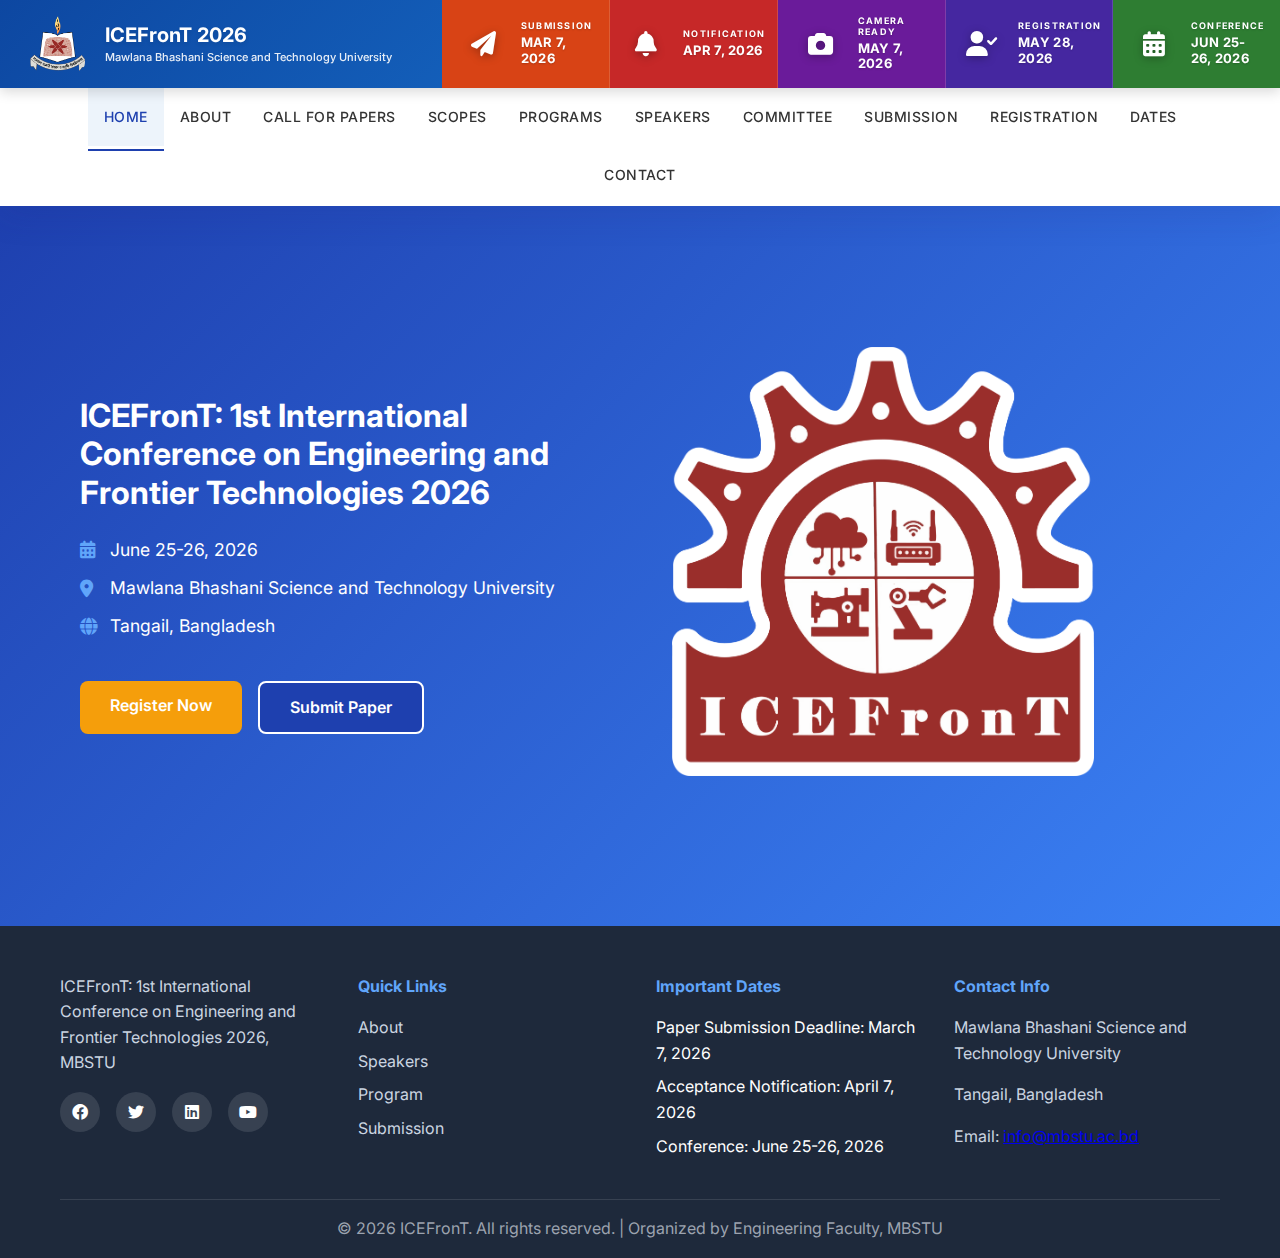
<file: index.html>
<!doctype html>
<html lang="en">
  <head>
    <meta charset="UTF-8" />
    <meta name="viewport" content="width=device-width, initial-scale=1.0" />
    <title>ICEFronT</title>
    <meta
      name="description"
      content="ICEFronT: 1st International Conference on Engineering and Frontier Technologies 2026 organized by Engineering Faculty, Mawlana Bhashani Science and Technology University"
    />
    <link rel="icon" type="image/jpg" href="./public/conference_logo.png" />
    <link rel="stylesheet" href="conference.css?v=1.8" />
    <link
      href="https://cdnjs.cloudflare.com/ajax/libs/font-awesome/6.0.0/css/all.min.css"
      rel="stylesheet"
    />
    <link
      href="https://fonts.googleapis.com/css2?family=Inter:wght@300;400;500;600;700&display=swap"
      rel="stylesheet"
    />
  </head>
  <body>
    <!-- Top Navigation Bar (Logos + Title + Dates) -->
    <div class="top-nav" id="topNav">
      <div class="top-nav-container">
        <!-- Left: Logos and Title -->
        <div class="brand-section">
          <div class="brand-logos">
            <img
              src="public/MBSTU_logo.png"
              alt="MBSTU Logo"
              class="top-logo mbstu-logo"
            />
          </div>
          <div class="brand-text">
            <h1>ICEFronT 2026</h1>
            <p>Mawlana Bhashani Science and Technology University</p>
          </div>
        </div>

        <!-- Right: Important Dates -->
        <div class="dates-banner-inline">
          <div class="date-banner-item submission">
            <div class="date-icon">
              <i class="fas fa-paper-plane"></i>
            </div>
            <div class="date-info">
              <div class="date-label">SUBMISSION</div>
              <div class="date-value">MAR 7, 2026</div>
            </div>
          </div>
          <div class="date-banner-item notification">
            <div class="date-icon">
              <i class="fas fa-bell"></i>
            </div>
            <div class="date-info">
              <div class="date-label">NOTIFICATION</div>
              <div class="date-value">APR 7, 2026</div>
            </div>
          </div>
          <div class="date-banner-item camera-ready">
            <div class="date-icon">
              <i class="fas fa-camera"></i>
            </div>
            <div class="date-info">
              <div class="date-label">CAMERA READY</div>
              <div class="date-value">MAY 7, 2026</div>
            </div>
          </div>
          <div class="date-banner-item registration">
            <div class="date-icon">
              <i class="fas fa-user-check"></i>
            </div>
            <div class="date-info">
              <div class="date-label">REGISTRATION</div>
              <div class="date-value">MAY 28, 2026</div>
            </div>
          </div>
          <div class="date-banner-item conference">
            <div class="date-icon">
              <i class="fas fa-calendar-alt"></i>
            </div>
            <div class="date-info">
              <div class="date-label">CONFERENCE</div>
              <div class="date-value">JUN 25-26, 2026</div>
            </div>
          </div>
        </div>
      </div>
    </div>

    <!-- Secondary Navigation Bar (Links Only - Sticky) -->
    <header class="header" id="secondaryNav">
      <nav class="navbar">
        <div class="nav-container">
          <!-- Mobile Dates Ticker (visible only on mobile) -->
          <div class="mobile-dates-ticker">
            <div class="ticker-wrapper">
              <div class="ticker-content">
                <span class="ticker-item"
                  ><i class="fas fa-paper-plane"></i> Submission: MAR 7,
                  2026</span
                >
                <span class="ticker-item"
                  ><i class="fas fa-bell"></i> Notification: APR 7, 2026</span
                >
                <span class="ticker-item"
                  ><i class="fas fa-camera"></i> Camera Ready: MAY 7, 2026</span
                >
                <span class="ticker-item"
                  ><i class="fas fa-user-check"></i> Registration: MAY 28,
                  2026</span
                >
                <span class="ticker-item"
                  ><i class="fas fa-calendar-alt"></i> Conference: JUN 25-26,
                  2026</span
                >
                <!-- Duplicate for seamless loop -->
                <span class="ticker-item"
                  ><i class="fas fa-paper-plane"></i> Submission: MAR 7,
                  2026</span
                >
                <span class="ticker-item"
                  ><i class="fas fa-bell"></i> Notification: APR 7, 2026</span
                >
                <span class="ticker-item"
                  ><i class="fas fa-camera"></i> Camera Ready: MAY 7, 2026</span
                >
                <span class="ticker-item"
                  ><i class="fas fa-user-check"></i> Registration: MAY 28,
                  2026</span
                >
                <span class="ticker-item"
                  ><i class="fas fa-calendar-alt"></i> Conference: JUN 25-26,
                  2026</span
                >
              </div>
            </div>
          </div>

          <ul class="nav-menu">
            <li><a href="index.html" class="nav-link active">Home</a></li>
            <li><a href="about.html" class="nav-link">About</a></li>
            <li>
              <a href="call-for-papers.html" class="nav-link"
                >Call for Papers</a
              >
            </li>
            <li><a href="scopes.html" class="nav-link">Scopes</a></li>
            <li><a href="program.html" class="nav-link">Programs</a></li>
            <li><a href="speakers.html" class="nav-link">Speakers</a></li>
                        <li><a href="committee.html" class="nav-link">Committee</a></li>
            <li><a href="submission.html" class="nav-link">Submission</a></li>
            <li>
              <a href="registration.html" class="nav-link">Registration</a>
            </li>
            <li><a href="dates.html" class="nav-link">Dates</a></li>
            <li><a href="contact.html" class="nav-link">Contact</a></li>
          </ul>
          <div class="hamburger">
            <span class="bar"></span>
            <span class="bar"></span>
            <span class="bar"></span>
          </div>
        </div>
      </nav>
    </header>

    <!-- Hero Section -->
    <section id="home" class="hero">
      <div class="hero-container">
        <div class="hero-content">
          <h1 class="hero-title">
            ICEFronT: 1st International Conference on Engineering and Frontier
            Technologies 2026
          </h1>
          <div class="hero-details">
            <div class="detail-item">
              <i class="fas fa-calendar-alt"></i>
              <span>June 25-26, 2026</span>
            </div>
            <div class="detail-item">
              <i class="fas fa-map-marker-alt"></i>
              <span>Mawlana Bhashani Science and Technology University</span>
            </div>
            <div class="detail-item">
              <i class="fas fa-globe"></i>
              <span>Tangail, Bangladesh</span>
            </div>
          </div>
          <div class="hero-buttons">
            <a href="registration.html" class="btn btn-primary">Register Now</a>
            <a href="submission.html" class="btn btn-secondary">Submit Paper</a>
          </div>
        </div>
        <div class="hero-image">
          <img src="public/conference_logo.png" alt="Conference 2026" />
        </div>
      </div>
    </section>

    <!-- Footer -->
    <footer class="footer">
      <div class="container">
        <div class="footer-content">
          <div class="footer-section">
            <p>
              ICEFronT: 1st International Conference on Engineering and Frontier
              Technologies 2026, MBSTU
            </p>
            <div class="social-links">
              <a href="#"><i class="fab fa-facebook"></i></a>
              <a href="#"><i class="fab fa-twitter"></i></a>
              <a href="#"><i class="fab fa-linkedin"></i></a>
              <a href="#"><i class="fab fa-youtube"></i></a>
            </div>
          </div>
          <div class="footer-section">
            <h4>Quick Links</h4>
            <ul>
              <li><a href="about.html">About</a></li>
              <li><a href="speakers.html">Speakers</a></li>
              <li><a href="program.html">Program</a></li>
              <li><a href="submission.html">Submission</a></li>
            </ul>
          </div>
          <div class="footer-section">
            <h4>Important Dates</h4>
            <ul>
              <li>Paper Submission Deadline: March 7, 2026</li>
              <li>Acceptance Notification: April 7, 2026</li>
              <li>Conference: June 25-26, 2026</li>
            </ul>
          </div>
          <div class="footer-section">
            <h4>Contact Info</h4>
            <p>Mawlana Bhashani Science and Technology University</p>
            <p>Tangail, Bangladesh</p>
            <p>Email: <a href="mailto:info@mbstu.ac.bd">info@mbstu.ac.bd</a></p>
          </div>
        </div>
        <div class="footer-bottom">
          <p>
            &copy; 2026 ICEFronT. All rights reserved. | Organized by
            Engineering Faculty, MBSTU
          </p>
        </div>
      </div>
    </footer>

    <script src="conference.js"></script>
  </body>
</html>
</file>
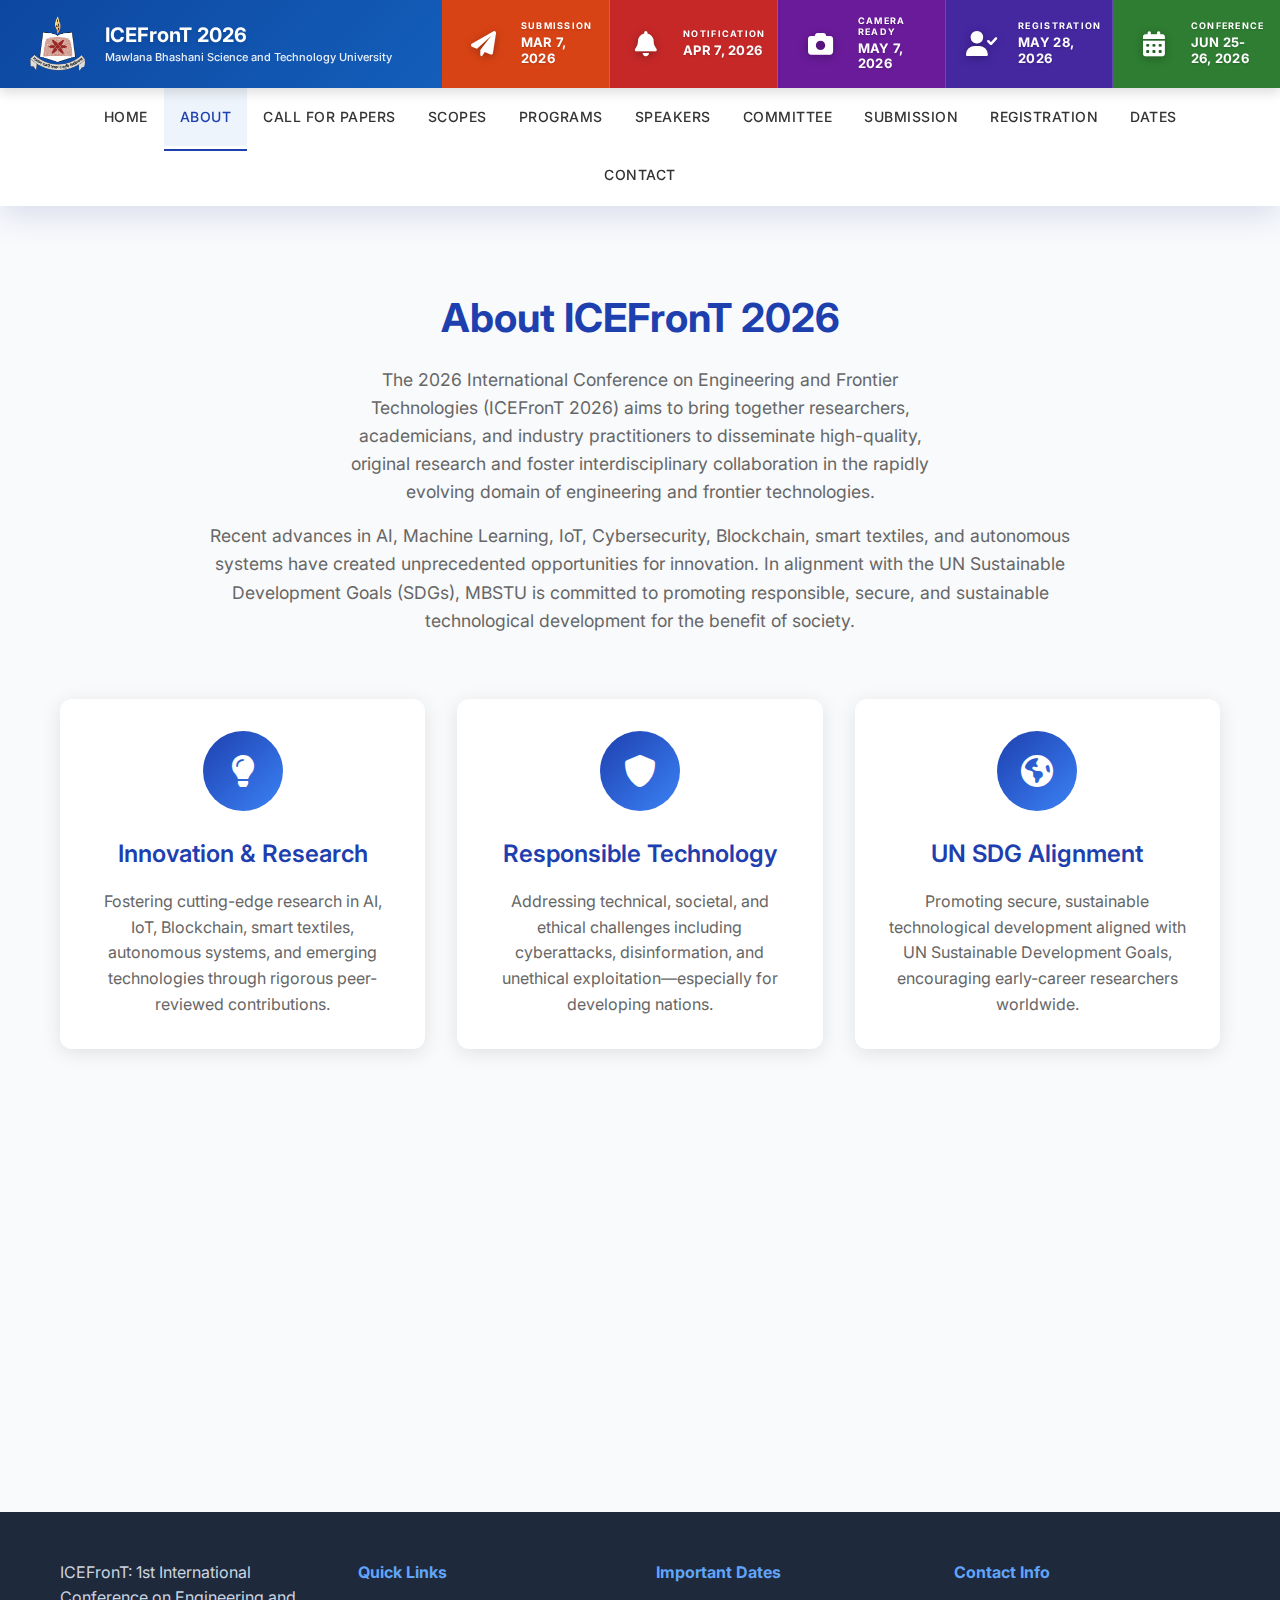
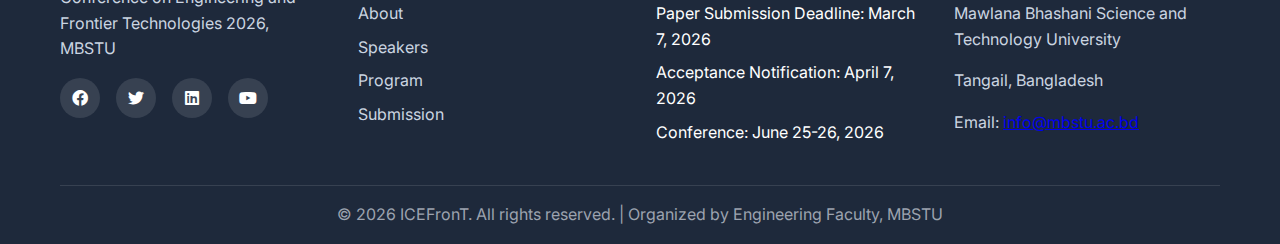
<file: about.html>
<!DOCTYPE html>
<html lang="en">
<head>
    <meta charset="UTF-8">
    <meta name="viewport" content="width=device-width, initial-scale=1.0">
    <title>About - ICEFronT</title>
    <link rel="icon" type="image/jpg" href="./public/conference_logo.png"> 
    <meta name="description" content="About ICEFronT 2026 - International Conference on Engineering and Frontier Technologies">
    <link rel="stylesheet" href="conference.css?v=1.8">
    <link href="https://cdnjs.cloudflare.com/ajax/libs/font-awesome/6.0.0/css/all.min.css" rel="stylesheet">
    <link href="https://fonts.googleapis.com/css2?family=Inter:wght@300;400;500;600;700&display=swap" rel="stylesheet">
</head>
<body>
    <!-- Top Navigation Bar (Logos + Title + Dates) -->
    <div class="top-nav" id="topNav">
        <div class="top-nav-container">
            <div class="brand-section">
                <div class="brand-logos">
                    <img src="public/MBSTU_logo.png" alt="MBSTU Logo" class="top-logo mbstu-logo">
                </div>
                <div class="brand-text">
                    <h1>ICEFronT 2026</h1>
                    <p>Mawlana Bhashani Science and Technology University</p>
                </div>
            </div>
            
            <div class="dates-banner-inline">
                <div class="date-banner-item submission">
                    <div class="date-icon"><i class="fas fa-paper-plane"></i></div>
                    <div class="date-info">
                        <div class="date-label">SUBMISSION</div>
                        <div class="date-value">MAR 7, 2026</div>
                    </div>
                </div>
                <div class="date-banner-item notification">
                    <div class="date-icon"><i class="fas fa-bell"></i></div>
                    <div class="date-info">
                        <div class="date-label">NOTIFICATION</div>
                        <div class="date-value">APR 7, 2026</div>
                    </div>
                </div>
                <div class="date-banner-item camera-ready">
                    <div class="date-icon"><i class="fas fa-camera"></i></div>
                    <div class="date-info">
                        <div class="date-label">CAMERA READY</div>
                        <div class="date-value">MAY 7, 2026</div>
                    </div>
                </div>
                <div class="date-banner-item registration">
                    <div class="date-icon"><i class="fas fa-user-check"></i></div>
                    <div class="date-info">
                        <div class="date-label">REGISTRATION</div>
                        <div class="date-value">MAY 28, 2026</div>
                    </div>
                </div>
                <div class="date-banner-item conference">
                    <div class="date-icon"><i class="fas fa-calendar-alt"></i></div>
                    <div class="date-info">
                        <div class="date-label">CONFERENCE</div>
                        <div class="date-value">JUN 25-26, 2026</div>
                    </div>
                </div>
            </div>
        </div>
    </div>

    <!-- Navigation -->
    <header class="header" id="secondaryNav">
        <nav class="navbar">
            <div class="nav-container">
                <div class="mobile-dates-ticker">
                    <div class="ticker-wrapper">
                        <div class="ticker-content">
                            <span class="ticker-item"><i class="fas fa-paper-plane"></i> Submission: MAR 7, 2026</span>
                            <span class="ticker-item"><i class="fas fa-bell"></i> Notification: APR 7, 2026</span>
                            <span class="ticker-item"><i class="fas fa-camera"></i> Camera Ready: MAY 7, 2026</span>
                            <span class="ticker-item"><i class="fas fa-user-check"></i> Registration: MAY 28, 2026</span>
                            <span class="ticker-item"><i class="fas fa-calendar-alt"></i> Conference: JUN 25-26, 2026</span>
                            <span class="ticker-item"><i class="fas fa-paper-plane"></i> Submission: MAR 7, 2026</span>
                            <span class="ticker-item"><i class="fas fa-bell"></i> Notification: APR 7, 2026</span>
                            <span class="ticker-item"><i class="fas fa-camera"></i> Camera Ready: MAY 7, 2026</span>
                            <span class="ticker-item"><i class="fas fa-user-check"></i> Registration: MAY 28, 2026</span>
                            <span class="ticker-item"><i class="fas fa-calendar-alt"></i> Conference: JUN 25-26, 2026</span>
                        </div>
                    </div>
                </div>
                
                <ul class="nav-menu">
                    <li><a href="index.html" class="nav-link">Home</a></li>
                    <li><a href="about.html" class="nav-link active">About</a></li>
                    <li><a href="call-for-papers.html" class="nav-link">Call for Papers</a></li>
                    <li><a href="scopes.html" class="nav-link">Scopes</a></li>
                                <li><a href="program.html" class="nav-link">Programs</a></li>
                                            <li><a href="speakers.html" class="nav-link">Speakers</a></li>
                                                        <li><a href="committee.html" class="nav-link">Committee</a></li>                    <li><a href="submission.html" class="nav-link">Submission</a></li>
                    <li><a href="registration.html" class="nav-link">Registration</a></li>
                    <li><a href="dates.html" class="nav-link">Dates</a></li>
                    <li><a href="contact.html" class="nav-link">Contact</a></li>
                </ul>
                <div class="hamburger">
                    <span class="bar"></span>
                    <span class="bar"></span>
                    <span class="bar"></span>
                </div>
            </div>
        </nav>
    </header>

    <!-- About Section -->
    <section id="about" class="about">
        <div class="container">
            <div class="section-header">
                <h2>About ICEFronT 2026</h2>
                <p>The 2026 International Conference on Engineering and Frontier Technologies (ICEFronT 2026) aims to bring together researchers, academicians, and industry practitioners to disseminate high-quality, original research and foster interdisciplinary collaboration in the rapidly evolving domain of engineering and frontier technologies.</p>
                <p style="margin-top: 1rem; max-width: 900px; margin-left: auto; margin-right: auto;">Recent advances in AI, Machine Learning, IoT, Cybersecurity, Blockchain, smart textiles, and autonomous systems have created unprecedented opportunities for innovation. In alignment with the UN Sustainable Development Goals (SDGs), MBSTU is committed to promoting responsible, secure, and sustainable technological development for the benefit of society.</p>
            </div>
            <div class="about-grid">
                <div class="about-card">
                    <div class="card-icon">
                        <i class="fas fa-lightbulb"></i>
                    </div>
                    <h3>Innovation & Research</h3>
                    <p>Fostering cutting-edge research in AI, IoT, Blockchain, smart textiles, autonomous systems, and emerging technologies through rigorous peer-reviewed contributions.</p>
                </div>
                <div class="about-card">
                    <div class="card-icon">
                        <i class="fas fa-shield-alt"></i>
                    </div>
                    <h3>Responsible Technology</h3>
                    <p>Addressing technical, societal, and ethical challenges including cyberattacks, disinformation, and unethical exploitation—especially for developing nations.</p>
                </div>
                <div class="about-card">
                    <div class="card-icon">
                        <i class="fas fa-globe-americas"></i>
                    </div>
                    <h3>UN SDG Alignment</h3>
                    <p>Promoting secure, sustainable technological development aligned with UN Sustainable Development Goals, encouraging early-career researchers worldwide.</p>
                </div>
                <div class="about-card">
                    <div class="card-icon">
                        <i class="fas fa-users"></i>
                    </div>
                    <h3>Global Collaboration</h3>
                    <p>Bringing together researchers, academicians, and industry practitioners from across the globe to share novel methodologies and practical engineering solutions.</p>
                </div>
                <div class="about-card">
                    <div class="card-icon">
                        <i class="fas fa-award"></i>
                    </div>
                    <h3>IEEE Publication</h3>
                    <p>All accepted papers undergo rigorous peer-review and will be published in IEEE Digital Library (IEEE Explore), ensuring global visibility and impact.</p>
                </div>
                <div class="about-card">
                    <div class="card-icon">
                        <i class="fas fa-user-graduate"></i>
                    </div>
                    <h3>Early-Career Focus</h3>
                    <p>Special emphasis on encouraging young and early-career researchers to present original, unpublished, high-quality research contributions and theoretical advancements.</p>
                </div>
            </div>
        </div>
    </section>

    <!-- Footer -->
    <footer class="footer">
        <div class="container">
            <div class="footer-content">
                <div class="footer-section">
                    <p>ICEFronT: 1st International Conference on Engineering and Frontier Technologies 2026, MBSTU</p>
                    <div class="social-links">
                        <a href="#"><i class="fab fa-facebook"></i></a>
                        <a href="#"><i class="fab fa-twitter"></i></a>
                        <a href="#"><i class="fab fa-linkedin"></i></a>
                        <a href="#"><i class="fab fa-youtube"></i></a>
                    </div>
                </div>
                <div class="footer-section">
                    <h4>Quick Links</h4>
                    <ul>
                        <li><a href="about.html">About</a></li>
                        <li><a href="speakers.html">Speakers</a></li>
                        <li><a href="program.html">Program</a></li>
                        <li><a href="submission.html">Submission</a></li>
                    </ul>
                </div>
                <div class="footer-section">
                    <h4>Important Dates</h4>
                    <ul>
                        <li>Paper Submission Deadline: March 7, 2026</li>
                        <li>Acceptance Notification: April 7, 2026</li>
                        <li>Conference: June 25-26, 2026</li>
                    </ul>
                </div>
                <div class="footer-section">
                    <h4>Contact Info</h4>
                    <p>Mawlana Bhashani Science and Technology University</p>
                    <p>Tangail, Bangladesh</p>
                    <p>Email: <a href="mailto:info@mbstu.ac.bd">info@mbstu.ac.bd</a></p>
                </div>
            </div>
            <div class="footer-bottom">
                <p>&copy; 2026 ICEFronT. All rights reserved. | Organized by Engineering Faculty, MBSTU</p>
            </div>
        </div>
    </footer>

    <script src="conference.js"></script>
</body>
</html>
</file>
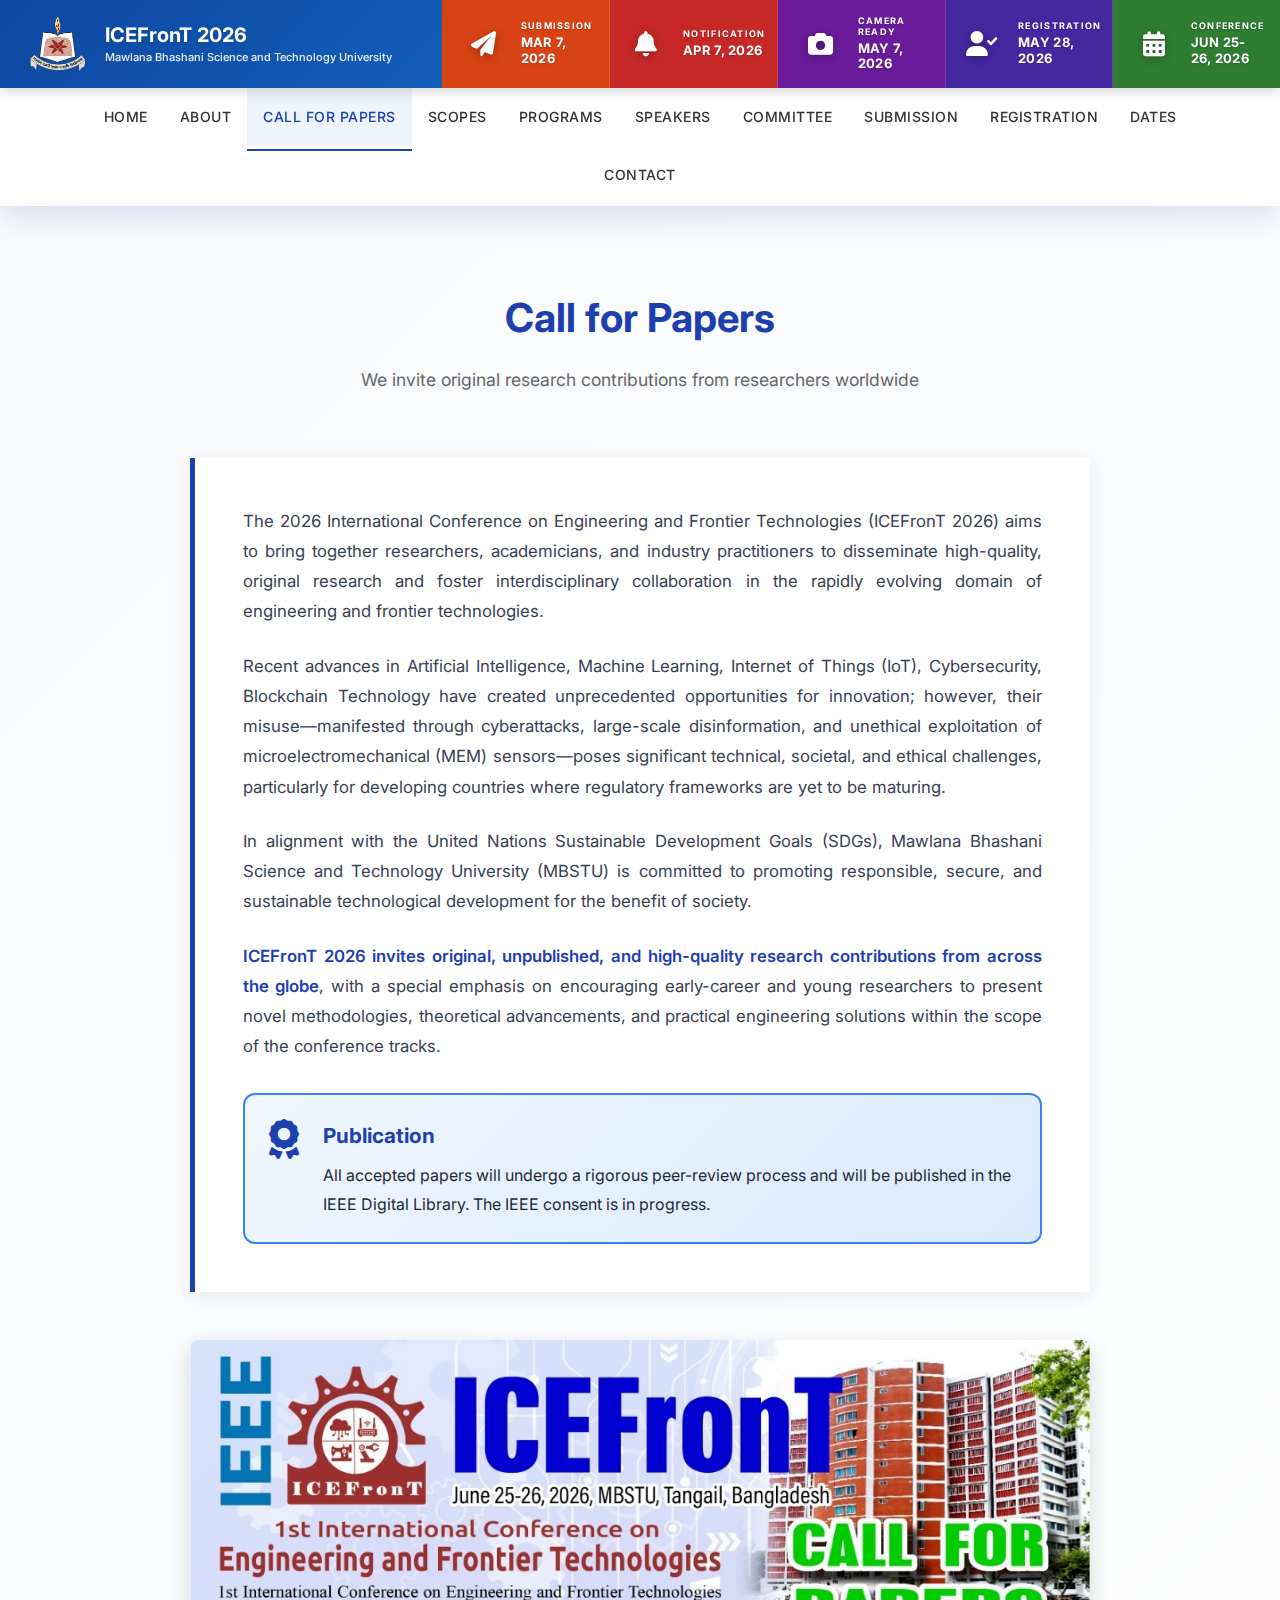
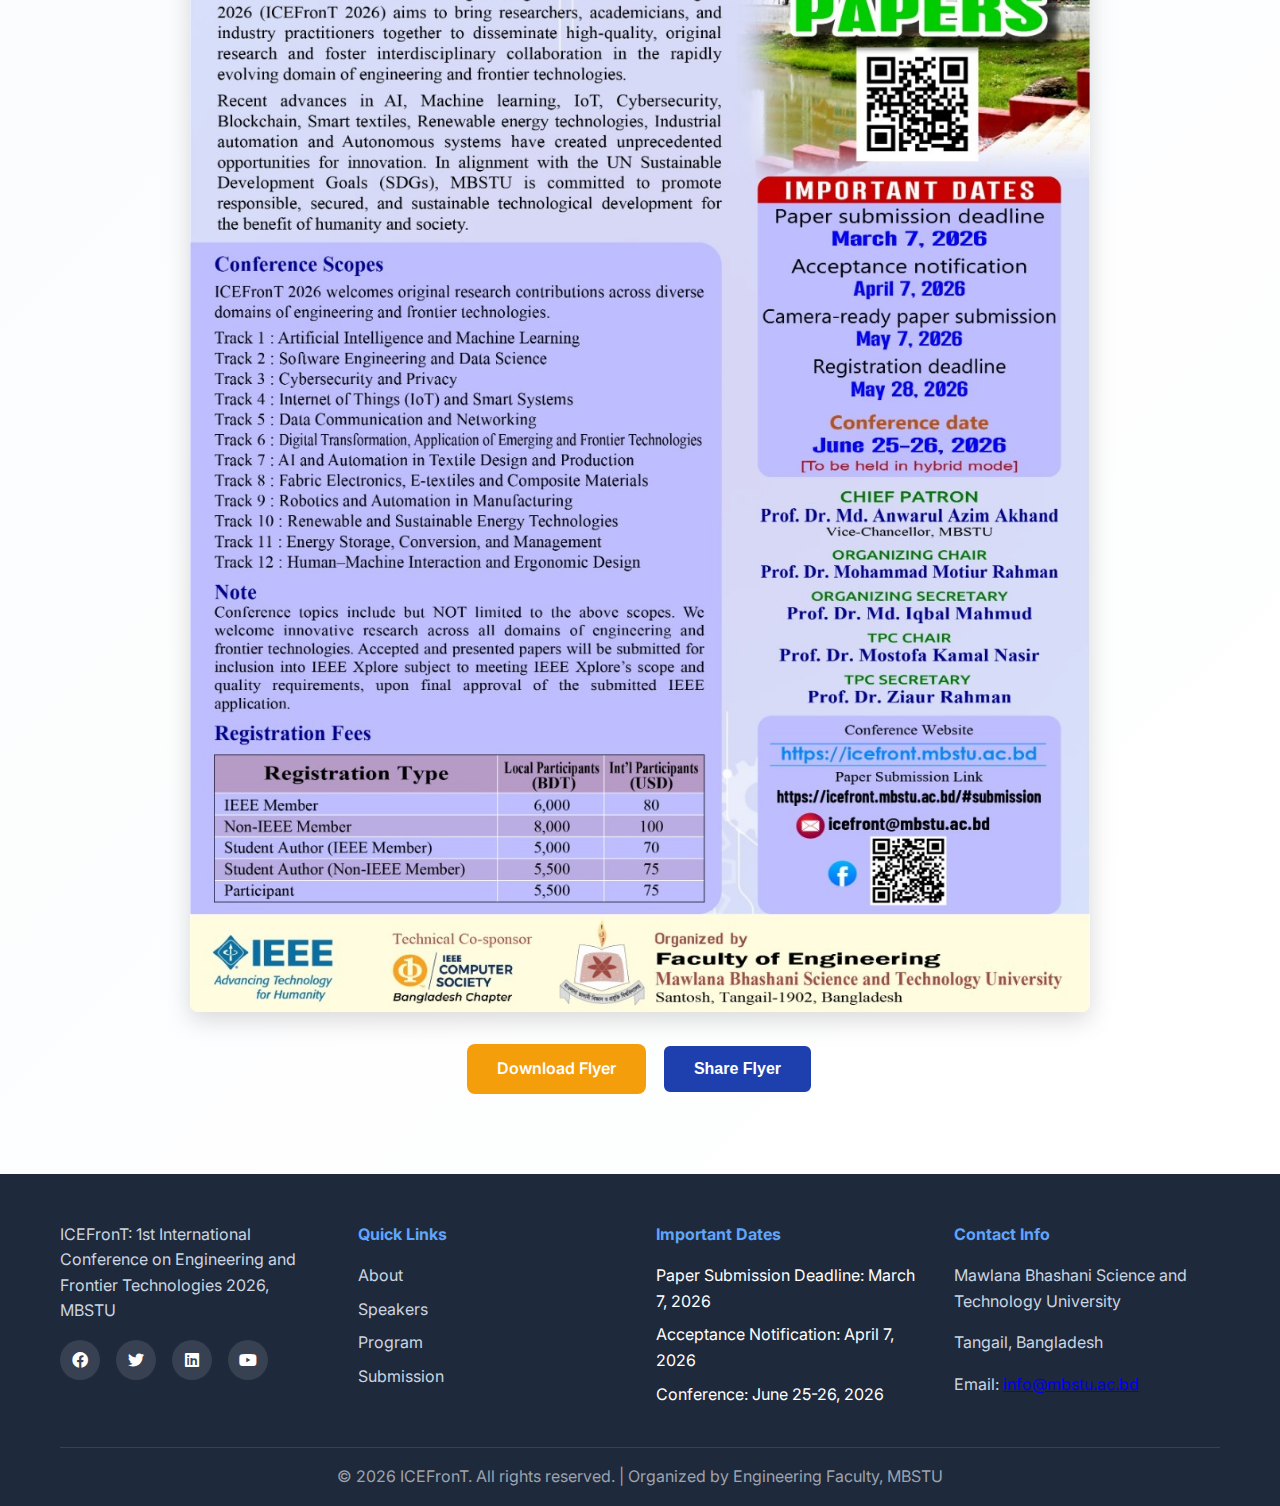
<file: call-for-papers.html>
<!doctype html>
<html lang="en">
  <head>
    <meta charset="UTF-8" />
    <meta name="viewport" content="width=device-width, initial-scale=1.0" />
    <title>Call for Papers - ICEFronT</title>
    <link rel="icon" type="image/jpg" href="./public/conference_logo.png" />
    <link rel="stylesheet" href="conference.css?v=1.8" />
    <link
      href="https://cdnjs.cloudflare.com/ajax/libs/font-awesome/6.0.0/css/all.min.css"
      rel="stylesheet"
    />
    <link
      href="https://fonts.googleapis.com/css2?family=Inter:wght@300;400;500;600;700&display=swap"
      rel="stylesheet"
    />
  </head>
  <body>
    <!-- Top Nav -->
    <div class="top-nav" id="topNav">
      <div class="top-nav-container">
        <div class="brand-section">
          <div class="brand-logos">
            <img
              src="public/MBSTU_logo.png"
              alt="MBSTU Logo"
              class="top-logo mbstu-logo"
            />
          </div>
          <div class="brand-text">
            <h1>ICEFronT 2026</h1>
            <p>Mawlana Bhashani Science and Technology University</p>
          </div>
        </div>
        <div class="dates-banner-inline">
          <div class="date-banner-item submission">
            <div class="date-icon"><i class="fas fa-paper-plane"></i></div>
            <div class="date-info">
              <div class="date-label">SUBMISSION</div>
              <div class="date-value">MAR 7, 2026</div>
            </div>
          </div>
          <div class="date-banner-item notification">
            <div class="date-icon"><i class="fas fa-bell"></i></div>
            <div class="date-info">
              <div class="date-label">NOTIFICATION</div>
              <div class="date-value">APR 7, 2026</div>
            </div>
          </div>
          <div class="date-banner-item camera-ready">
            <div class="date-icon"><i class="fas fa-camera"></i></div>
            <div class="date-info">
              <div class="date-label">CAMERA READY</div>
              <div class="date-value">MAY 7, 2026</div>
            </div>
          </div>
          <div class="date-banner-item registration">
            <div class="date-icon"><i class="fas fa-user-check"></i></div>
            <div class="date-info">
              <div class="date-label">REGISTRATION</div>
              <div class="date-value">MAY 28, 2026</div>
            </div>
          </div>
          <div class="date-banner-item conference">
            <div class="date-icon"><i class="fas fa-calendar-alt"></i></div>
            <div class="date-info">
              <div class="date-label">CONFERENCE</div>
              <div class="date-value">JUN 25-26, 2026</div>
            </div>
          </div>
        </div>
      </div>
    </div>

    <!-- Navigation -->
    <header class="header" id="secondaryNav">
      <nav class="navbar">
        <div class="nav-container">
          <div class="mobile-dates-ticker">
            <div class="ticker-wrapper">
              <div class="ticker-content">
                <span class="ticker-item"
                  ><i class="fas fa-paper-plane"></i> Submission: MAR 7,
                  2026</span
                >
                <span class="ticker-item"
                  ><i class="fas fa-bell"></i> Notification: APR 7, 2026</span
                >
                <span class="ticker-item"
                  ><i class="fas fa-camera"></i> Camera Ready: MAY 7, 2026</span
                >
                <span class="ticker-item"
                  ><i class="fas fa-user-check"></i> Registration: MAY 28,
                  2026</span
                >
                <span class="ticker-item"
                  ><i class="fas fa-calendar-alt"></i> Conference: JUN 25-26,
                  2026</span
                >
                <span class="ticker-item"
                  ><i class="fas fa-paper-plane"></i> Submission: MAR 7,
                  2026</span
                >
                <span class="ticker-item"
                  ><i class="fas fa-bell"></i> Notification: APR 7, 2026</span
                >
                <span class="ticker-item"
                  ><i class="fas fa-camera"></i> Camera Ready: MAY 7, 2026</span
                >
                <span class="ticker-item"
                  ><i class="fas fa-user-check"></i> Registration: MAY 28,
                  2026</span
                >
                <span class="ticker-item"
                  ><i class="fas fa-calendar-alt"></i> Conference: JUN 25-26,
                  2026</span
                >
              </div>
            </div>
          </div>
          <ul class="nav-menu">
            <li><a href="index.html" class="nav-link">Home</a></li>
            <li><a href="about.html" class="nav-link">About</a></li>
            <li>
              <a href="call-for-papers.html" class="nav-link active"
                >Call for Papers</a
              >
            </li>
            <li><a href="scopes.html" class="nav-link">Scopes</a></li>
            <li><a href="program.html" class="nav-link">Programs</a></li>
            <li><a href="speakers.html" class="nav-link">Speakers</a></li>
                        <li><a href="committee.html" class="nav-link">Committee</a></li>
            <li><a href="submission.html" class="nav-link">Submission</a></li>
            <li>
              <a href="registration.html" class="nav-link">Registration</a>
            </li>
            <li><a href="dates.html" class="nav-link">Dates</a></li>
            <li><a href="contact.html" class="nav-link">Contact</a></li>
          </ul>
          <div class="hamburger">
            <span class="bar"></span>
            <span class="bar"></span>
            <span class="bar"></span>
          </div>
        </div>
      </nav>
    </header>

    <!-- Call for Papers Section -->
    <section id="call-for-papers" class="call-for-papers">
      <div class="container">
        <div class="section-header">
          <h2>Call for Papers</h2>
          <p>
            We invite original research contributions from researchers worldwide
          </p>
        </div>
        <div class="call-content">
          <div class="call-main-text">
            <p>
              The 2026 International Conference on Engineering and Frontier
              Technologies (ICEFronT 2026) aims to bring together researchers,
              academicians, and industry practitioners to disseminate
              high-quality, original research and foster interdisciplinary
              collaboration in the rapidly evolving domain of engineering and
              frontier technologies.
            </p>

            <p>
              Recent advances in Artificial Intelligence, Machine Learning,
              Internet of Things (IoT), Cybersecurity, Blockchain Technology
              have created unprecedented opportunities for innovation; however,
              their misuse—manifested through cyberattacks, large-scale
              disinformation, and unethical exploitation of
              microelectromechanical (MEM) sensors—poses significant technical,
              societal, and ethical challenges, particularly for developing
              countries where regulatory frameworks are yet to be maturing.
            </p>

            <p>
              In alignment with the United Nations Sustainable Development Goals
              (SDGs), Mawlana Bhashani Science and Technology University (MBSTU)
              is committed to promoting responsible, secure, and sustainable
              technological development for the benefit of society.
            </p>

            <p>
              <strong
                >ICEFronT 2026 invites original, unpublished, and high-quality
                research contributions from across the globe</strong
              >, with a special emphasis on encouraging early-career and young
              researchers to present novel methodologies, theoretical
              advancements, and practical engineering solutions within the scope
              of the conference tracks.
            </p>

            <div class="call-highlight">
              <i class="fas fa-award"></i>
              <div>
                <h4>Publication</h4>
                <p>
                  All accepted papers will undergo a rigorous peer-review
                  process and will be published in the IEEE Digital Library. The
                  IEEE consent is in progress.
                </p>
              </div>
            </div>
          </div>
          <div class="flyer-container">
            <img src="public/flyer.jpeg" alt="ICEFronT 2026 Flyer" class="flyer-image">
            <div class="flyer-actions" style="margin-top: 1.5rem; display: flex; justify-content: center; gap: 1rem;">
                <a href="public/flyer.jpeg" download="ICEFronT_2026_Flyer.jpeg" class="btn btn-primary">Download Flyer</a>
                <button type="button" class="btn btn-secondary" onclick="openShareModal()">Share Flyer</button>
            </div>
          </div>
        </div>
      </div>
    </section>

    <!-- Share Modal -->
    <div id="shareModal" class="modal">
        <div class="modal-content">
            <span class="close" onclick="document.getElementById('shareModal').style.display='none'">&times;</span>
            <h2>Share Flyer Link</h2>
            <p>Copy the link below to share the conference flyer:</p>
            <div class="share-link-container">
                <input type="text" id="flyerLinkInput" readonly>
                <button class="btn btn-primary" onclick="copyLinkFromModal()">Copy</button>
            </div>
            <div id="copy-success-message" style="display: none; margin-top: 1rem; color: #065f46; font-weight: 500;"></div>
        </div>
    </div>

    <!-- Footer -->
    <footer class="footer">
      <div class="container">
        <div class="footer-content">
          <div class="footer-section">
            <p>
              ICEFronT: 1st International Conference on Engineering and Frontier
              Technologies 2026, MBSTU
            </p>
            <div class="social-links">
              <a href="#"><i class="fab fa-facebook"></i></a>
              <a href="#"><i class="fab fa-twitter"></i></a>
              <a href="#"><i class="fab fa-linkedin"></i></a>
              <a href="#"><i class="fab fa-youtube"></i></a>
            </div>
          </div>
          <div class="footer-section">
            <h4>Quick Links</h4>
            <ul>
              <li><a href="about.html">About</a></li>
              <li><a href="speakers.html">Speakers</a></li>
              <li><a href="program.html">Program</a></li>
              <li><a href="submission.html">Submission</a></li>
            </ul>
          </div>
          <div class="footer-section">
            <h4>Important Dates</h4>
            <ul>
              <li>Paper Submission Deadline: March 7, 2026</li>
              <li>Acceptance Notification: April 7, 2026</li>
              <li>Conference: June 25-26, 2026</li>
            </ul>
          </div>
          <div class="footer-section">
            <h4>Contact Info</h4>
            <p>Mawlana Bhashani Science and Technology University</p>
            <p>Tangail, Bangladesh</p>
            <p>Email: <a href="mailto:info@mbstu.ac.bd">info@mbstu.ac.bd</a></p>
          </div>
        </div>
        <div class="footer-bottom">
          <p>
            &copy; 2026 ICEFronT. All rights reserved. | Organized by
            Engineering Faculty, MBSTU
          </p>
        </div>
      </div>
    </footer>

    <script src="conference.js"></script>
  </body>
</html>
</file>
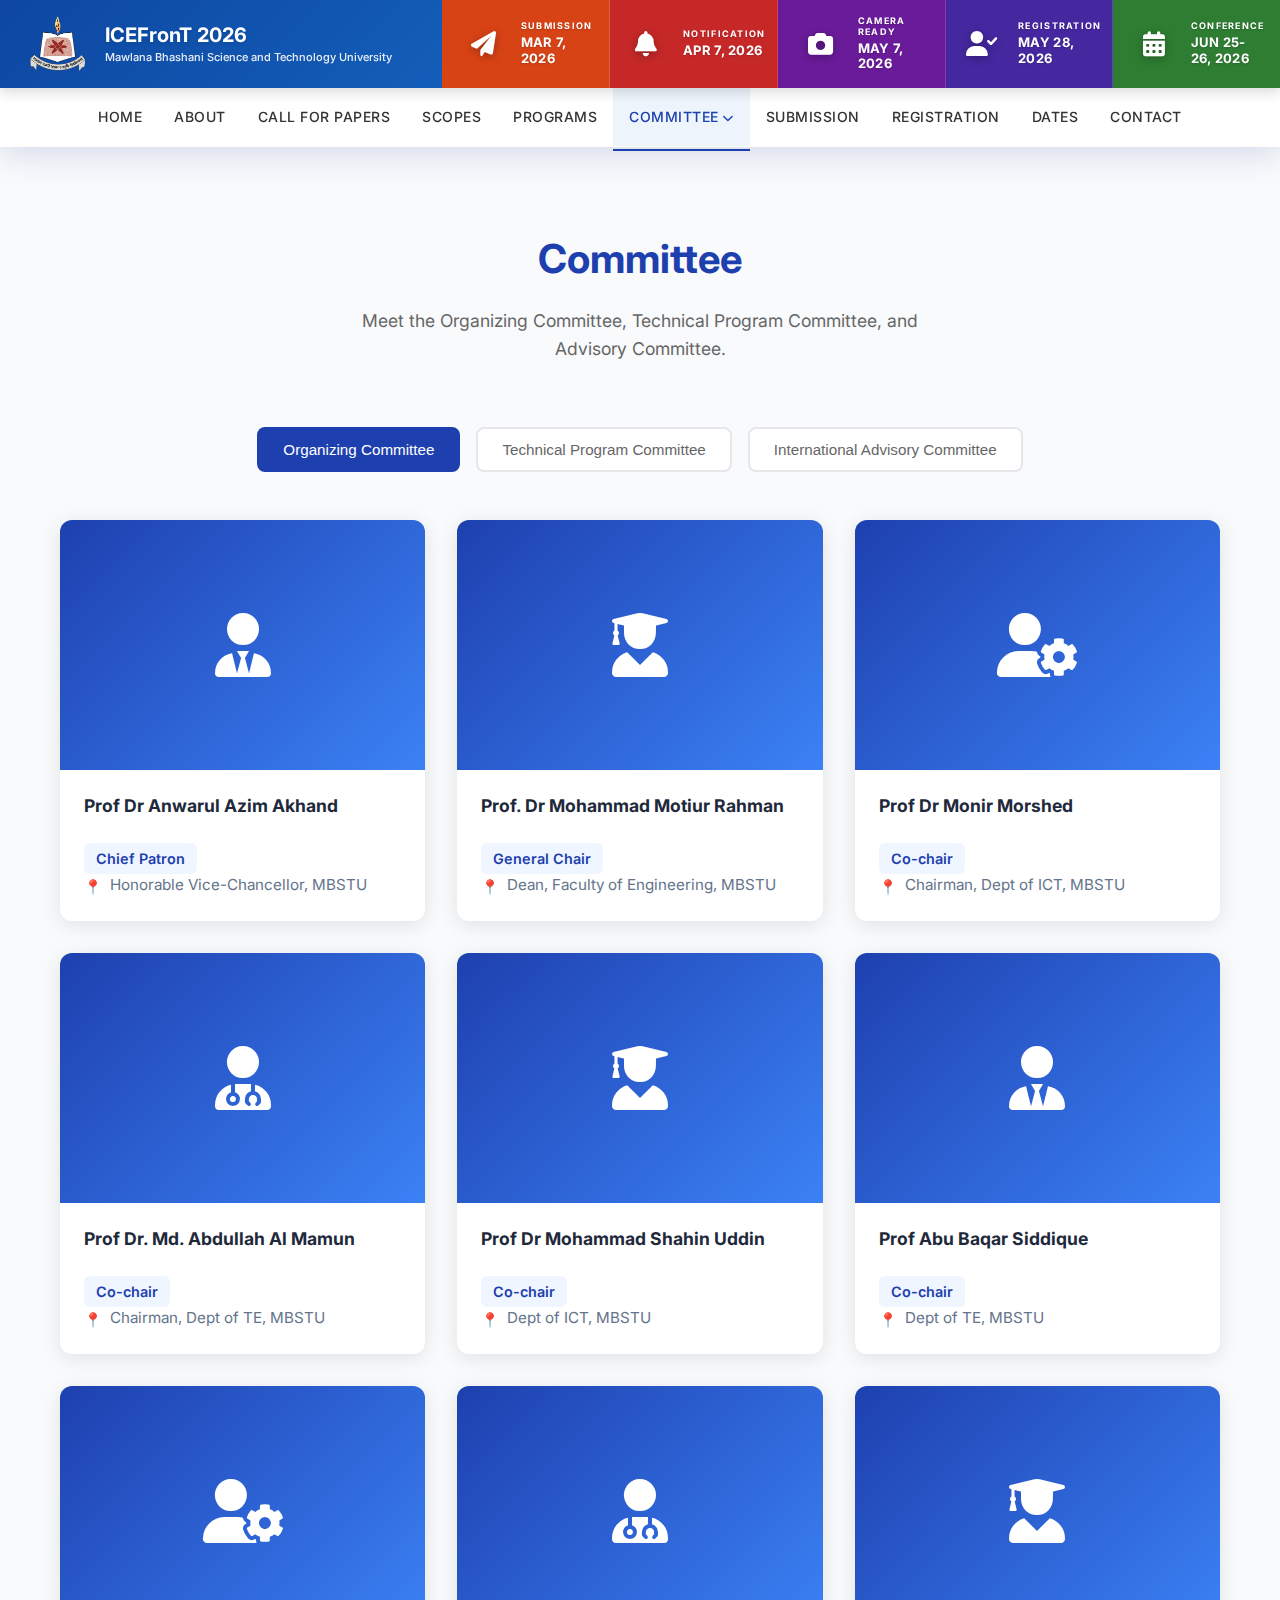
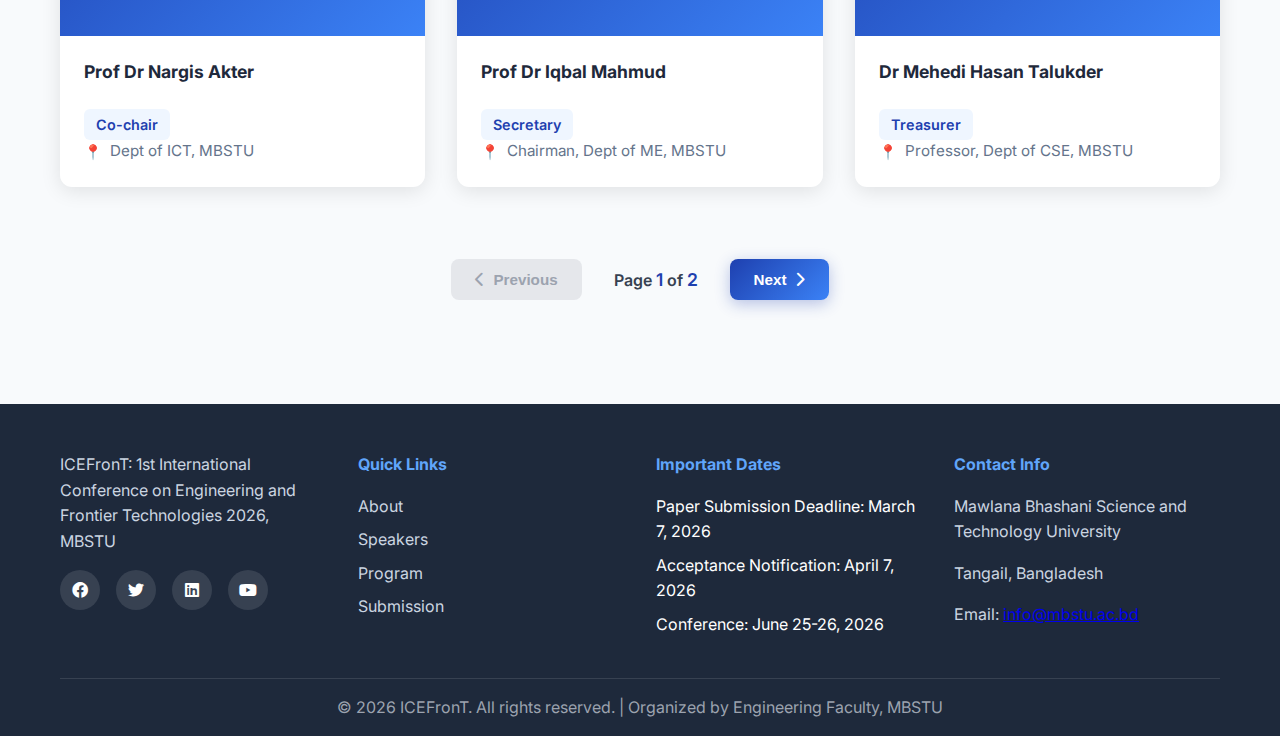
<file: committee.html>
<!doctype html>
<html lang="en">
  <head>
    <meta charset="UTF-8" />
    <meta name="viewport" content="width=device-width, initial-scale=1.0" />
    <title>Committee - ICEFronT</title>
    <link rel="icon" type="image/jpg" href="./public/conference_logo.png" />
    <link rel="stylesheet" href="conference.css?v=1.8" />
    <link
      href="https://cdnjs.cloudflare.com/ajax/libs/font-awesome/6.0.0/css/all.min.css"
      rel="stylesheet"
    />
    <link
      href="https://fonts.googleapis.com/css2?family=Inter:wght@300;400;500;600;700&display=swap"
      rel="stylesheet"
    />
  </head>
  <body>
    <div class="top-nav" id="topNav">
      <div class="top-nav-container">
        <div class="brand-section">
          <div class="brand-logos">
            <img
              src="public/MBSTU_logo.png"
              alt="MBSTU Logo"
              class="top-logo mbstu-logo"
            />
          </div>
          <div class="brand-text">
            <h1>ICEFronT 2026</h1>
            <p>Mawlana Bhashani Science and Technology University</p>
          </div>
        </div>
        <div class="dates-banner-inline">
          <div class="date-banner-item submission">
            <div class="date-icon"><i class="fas fa-paper-plane"></i></div>
            <div class="date-info">
              <div class="date-label">SUBMISSION</div>
              <div class="date-value">MAR 7, 2026</div>
            </div>
          </div>
          <div class="date-banner-item notification">
            <div class="date-icon"><i class="fas fa-bell"></i></div>
            <div class="date-info">
              <div class="date-label">NOTIFICATION</div>
              <div class="date-value">APR 7, 2026</div>
            </div>
          </div>
          <div class="date-banner-item camera-ready">
            <div class="date-icon"><i class="fas fa-camera"></i></div>
            <div class="date-info">
              <div class="date-label">CAMERA READY</div>
              <div class="date-value">MAY 7, 2026</div>
            </div>
          </div>
          <div class="date-banner-item registration">
            <div class="date-icon"><i class="fas fa-user-check"></i></div>
            <div class="date-info">
              <div class="date-label">REGISTRATION</div>
              <div class="date-value">MAY 28, 2026</div>
            </div>
          </div>
          <div class="date-banner-item conference">
            <div class="date-icon"><i class="fas fa-calendar-alt"></i></div>
            <div class="date-info">
              <div class="date-label">CONFERENCE</div>
              <div class="date-value">JUN 25-26, 2026</div>
            </div>
          </div>
        </div>
      </div>
    </div>

    <header class="header" id="secondaryNav">
      <nav class="navbar">
        <div class="nav-container">
          <div class="mobile-dates-ticker">
            <div class="ticker-wrapper">
              <div class="ticker-content">
                <span class="ticker-item"
                  ><i class="fas fa-paper-plane"></i> Submission: MAR 7,
                  2026</span
                >
                <span class="ticker-item"
                  ><i class="fas fa-bell"></i> Notification: APR 7, 2026</span
                >
                <span class="ticker-item"
                  ><i class="fas fa-camera"></i> Camera Ready: MAY 7, 2026</span
                >
                <span class="ticker-item"
                  ><i class="fas fa-user-check"></i> Registration: MAY 28,
                  2026</span
                >
                <span class="ticker-item"
                  ><i class="fas fa-calendar-alt"></i> Conference: JUN 25-26,
                  2026</span
                >
                <span class="ticker-item"
                  ><i class="fas fa-paper-plane"></i> Submission: MAR 7,
                  2026</span
                >
                <span class="ticker-item"
                  ><i class="fas fa-bell"></i> Notification: APR 7, 2026</span
                >
                <span class="ticker-item"
                  ><i class="fas fa-camera"></i> Camera Ready: MAY 7, 2026</span
                >
                <span class="ticker-item"
                  ><i class="fas fa-user-check"></i> Registration: MAY 28,
                  2026</span
                >
                <span class="ticker-item"
                  ><i class="fas fa-calendar-alt"></i> Conference: JUN 25-26,
                  2026</span
                >
              </div>
            </div>
          </div>
          <ul class="nav-menu">
            <li><a href="index.html" class="nav-link">Home</a></li>
            <li><a href="about.html" class="nav-link">About</a></li>
            <li>
              <a href="call-for-papers.html" class="nav-link"
                >Call for Papers</a
              >
            </li>
            <li><a href="scopes.html" class="nav-link">Scopes</a></li>
                        <li><a href="program.html" class="nav-link">Programs</a></li>
                        <li class="nav-item">
                            <a href="#" class="nav-link active">Committee <i class="fas fa-chevron-down" style="font-size: 0.8em;"></i></a>
                            <ul class="submenu">
                                <li><a href="committee.html">Organizing Committee</a></li>
                                <li><a href="speakers.html">Speakers</a></li>
                                <li><a href="reviewers.html">PC Members</a></li>
                            </ul>
                        </li>
            <li><a href="submission.html" class="nav-link">Submission</a></li>
            <li>
              <a href="registration.html" class="nav-link">Registration</a>
            </li>
            <li><a href="dates.html" class="nav-link">Dates</a></li>
            <li><a href="contact.html" class="nav-link">Contact</a></li>
          </ul>
          <div class="hamburger">
            <span class="bar"></span>
            <span class="bar"></span>
            <span class="bar"></span>
          </div>
        </div>
      </nav>
    </header>

    <section id="committee" class="committee">
      <div class="container">
        <div class="section-header">
          <h2>Committee</h2>
          <p>
            Meet the Organizing Committee, Technical Program Committee, and
            Advisory Committee.
          </p>
        </div>

        <!-- Committee Tabs -->
        <div class="committee-tabs">
          <button class="committee-tab-btn active" data-committee="organizing">
            Organizing Committee
          </button>
          <button class="committee-tab-btn" data-committee="technical">
            Technical Program Committee
          </button>
          <button class="committee-tab-btn" data-committee="advisory">
            International Advisory Committee
          </button>
        </div>

        <!-- Committee Content -->
        <div class="committee-content">
          <div
            class="committee-group active"
            id="committee-organizing"
            data-committee="organizing"
          >
            <div
              class="advisory-committee-list"
              id="organizingCommitteeContainer"
            >
              <!-- Organizing Committee members will be loaded dynamically -->
            </div>
            <div
              class="pagination-container"
              id="organizingPaginationContainer"
              style="display: none"
            >
              <button class="pagination-btn" id="organizingPrevBtn">
                <i class="fas fa-chevron-left"></i> Previous
              </button>
              <div class="pagination-info" id="organizingPaginationInfo">
                Page <span id="organizingCurrentPage">1</span> of
                <span id="organizingTotalPages">1</span>
              </div>
              <button class="pagination-btn" id="organizingNextBtn">
                Next <i class="fas fa-chevron-right"></i>
              </button>
            </div>
          </div>
          <div
            class="committee-group"
            id="committee-technical"
            data-committee="technical"
          >
            <div
              class="advisory-committee-list"
              id="technicalProgramCommitteeContainer"
            >
              <!-- Technical Program Committee members will be loaded dynamically -->
            </div>
            <div
              class="pagination-container"
              id="technicalPaginationContainer"
              style="display: none"
            >
              <button class="pagination-btn" id="technicalPrevBtn">
                <i class="fas fa-chevron-left"></i> Previous
              </button>
              <div class="pagination-info" id="technicalPaginationInfo">
                Page <span id="technicalCurrentPage">1</span> of
                <span id="technicalTotalPages">1</span>
              </div>
              <button class="pagination-btn" id="technicalNextBtn">
                Next <i class="fas fa-chevron-right"></i>
              </button>
            </div>
          </div>
          <div
            class="committee-group"
            id="committee-advisory"
            data-committee="advisory"
          >
            <div
              class="advisory-committee-list"
              id="advisoryCommitteeContainer"
            >
              <!-- Advisory Committee members will be loaded dynamically -->
            </div>
            <div
              class="pagination-container"
              id="advisoryPaginationContainer"
              style="display: none"
            >
              <button class="pagination-btn" id="advisoryPrevBtn">
                <i class="fas fa-chevron-left"></i> Previous
              </button>
              <div class="pagination-info" id="advisoryPaginationInfo">
                Page <span id="advisoryCurrentPage">1</span> of
                <span id="advisoryTotalPages">1</span>
              </div>
              <button class="pagination-btn" id="advisoryNextBtn">
                Next <i class="fas fa-chevron-right"></i>
              </button>
            </div>
          </div>
        </div>
      </div>
    </section>
    <footer class="footer">
      <div class="container">
        <div class="footer-content">
          <div class="footer-section">
            <p>
              ICEFronT: 1st International Conference on Engineering and Frontier
              Technologies 2026, MBSTU
            </p>
            <div class="social-links">
              <a href="#"><i class="fab fa-facebook"></i></a>
              <a href="#"><i class="fab fa-twitter"></i></a>
              <a href="#"><i class="fab fa-linkedin"></i></a>
              <a href="#"><i class="fab fa-youtube"></i></a>
            </div>
          </div>
          <div class="footer-section">
            <h4>Quick Links</h4>
            <ul>
              <li><a href="about.html">About</a></li>
              <li><a href="speakers.html">Speakers</a></li>
              <li><a href="program.html">Program</a></li>
              <li><a href="submission.html">Submission</a></li>
            </ul>
          </div>
          <div class="footer-section">
            <h4>Important Dates</h4>
            <ul>
              <li>Paper Submission Deadline: March 7, 2026</li>
              <li>Acceptance Notification: April 7, 2026</li>
              <li>Conference: June 25-26, 2026</li>
            </ul>
          </div>
          <div class="footer-section">
            <h4>Contact Info</h4>
            <p>Mawlana Bhashani Science and Technology University</p>
            <p>Tangail, Bangladesh</p>
            <p>Email: <a href="mailto:info@mbstu.ac.bd">info@mbstu.ac.bd</a></p>
          </div>
        </div>
        <div class="footer-bottom">
          <p>
            &copy; 2026 ICEFronT. All rights reserved. | Organized by
            Engineering Faculty, MBSTU
          </p>
        </div>
      </div>
    </footer>

    <script src="conference.js"></script>
  </body>
</html>
</file>
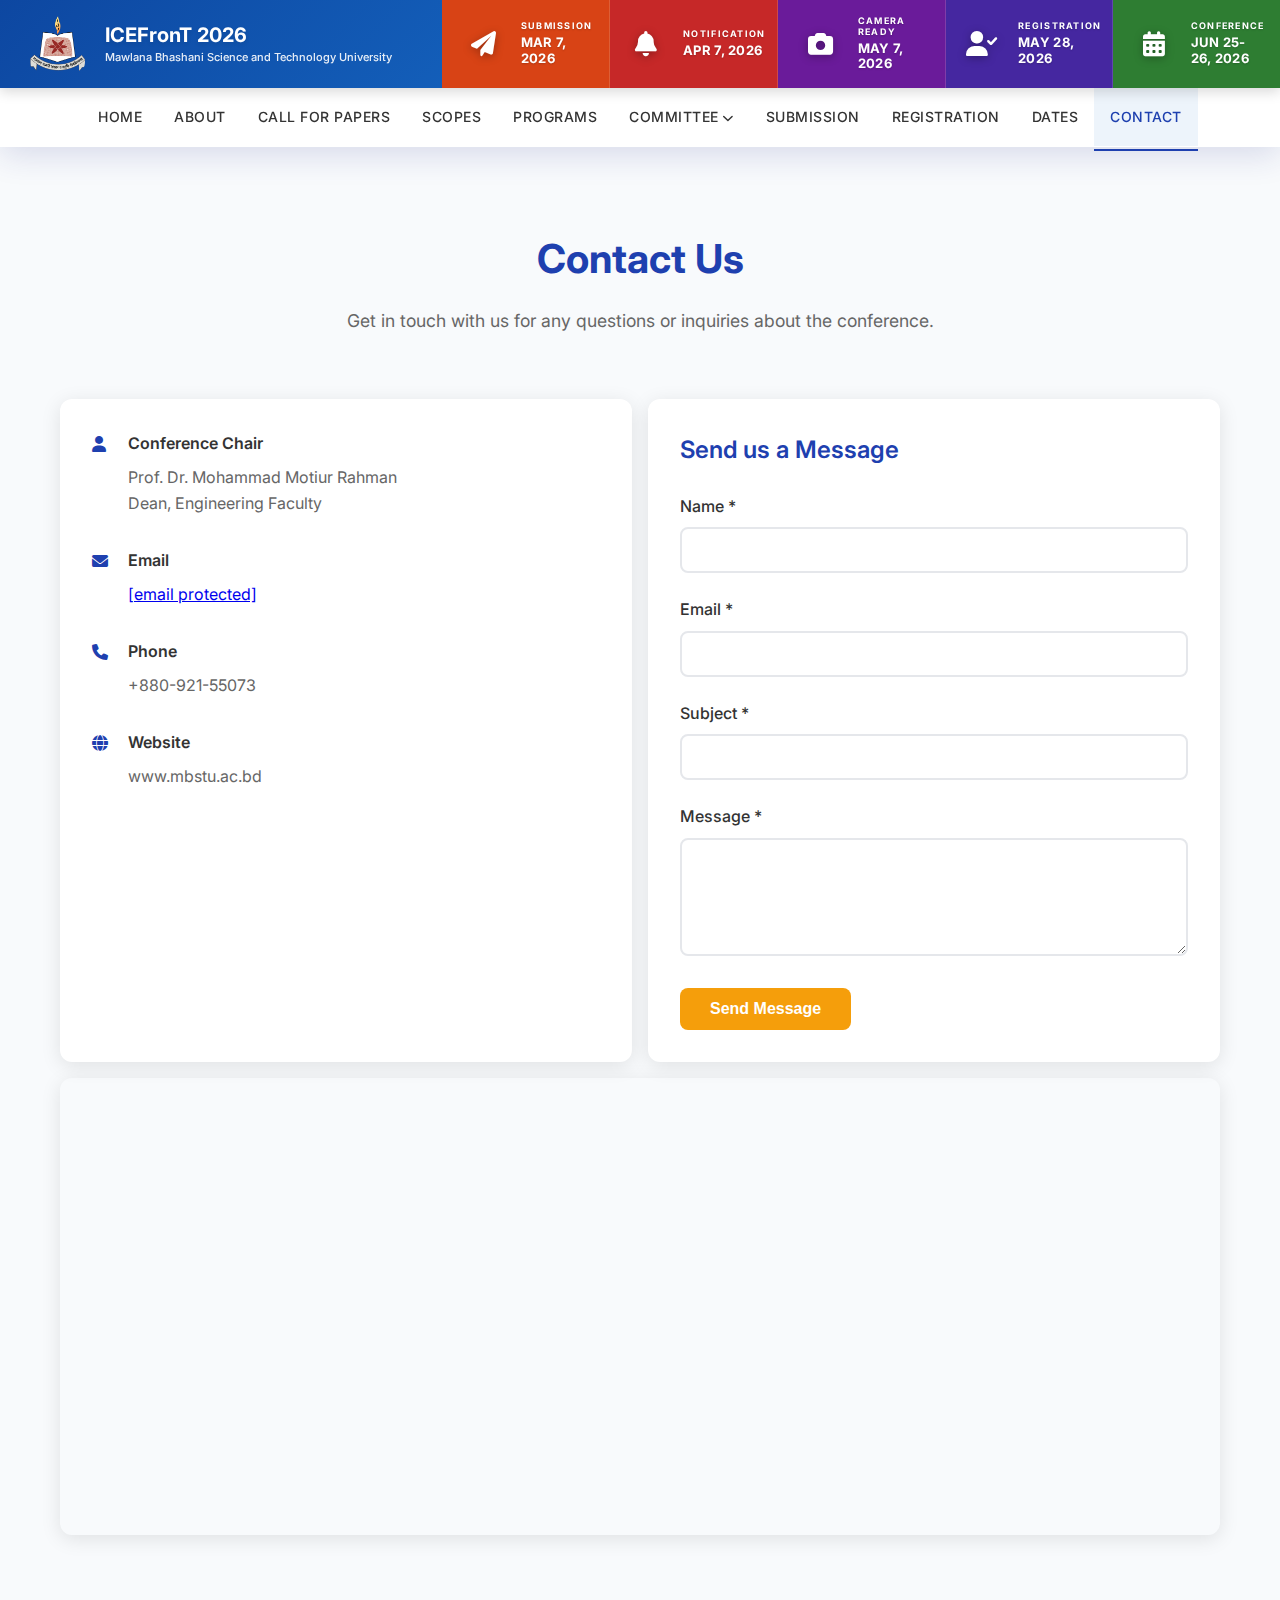
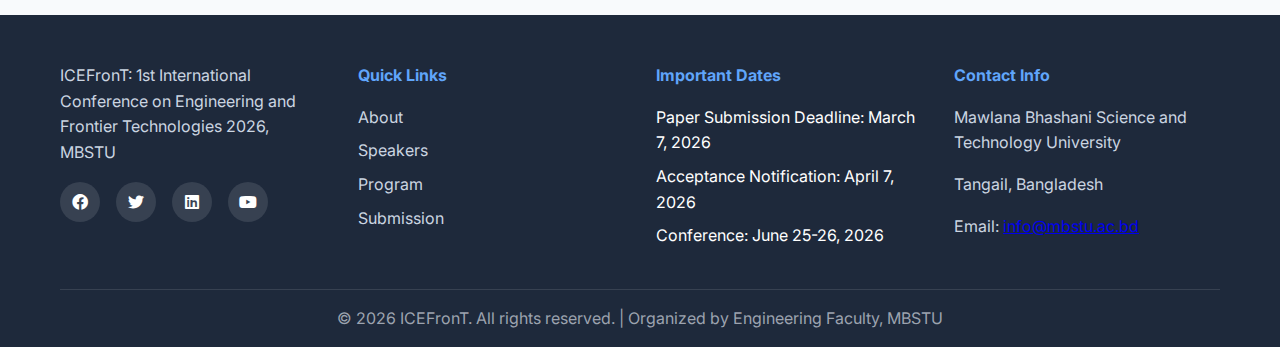
<file: contact.html>
<!doctype html>
<html lang="en">
  <head>
    <meta charset="UTF-8" />
    <meta name="viewport" content="width=device-width, initial-scale=1.0" />
    <title>Contact - ICEFronT</title>
    <link rel="icon" type="image/jpg" href="./public/conference_logo.png" />
    <link rel="stylesheet" href="conference.css?v=1.8" />
    <link
      href="https://cdnjs.cloudflare.com/ajax/libs/font-awesome/6.0.0/css/all.min.css"
      rel="stylesheet"
    />
    <link
      href="https://fonts.googleapis.com/css2?family=Inter:wght@300;400;500;600;700&display=swap"
      rel="stylesheet"
    />
  </head>
  <body>
    <div class="top-nav" id="topNav">
      <div class="top-nav-container">
        <div class="brand-section">
          <div class="brand-logos">
            <img
              src="public/MBSTU_logo.png"
              alt="MBSTU Logo"
              class="top-logo mbstu-logo"
            />
          </div>
          <div class="brand-text">
            <h1>ICEFronT 2026</h1>
            <p>Mawlana Bhashani Science and Technology University</p>
          </div>
        </div>
        <div class="dates-banner-inline">
          <div class="date-banner-item submission">
            <div class="date-icon"><i class="fas fa-paper-plane"></i></div>
            <div class="date-info">
              <div class="date-label">SUBMISSION</div>
              <div class="date-value">MAR 7, 2026</div>
            </div>
          </div>
          <div class="date-banner-item notification">
            <div class="date-icon"><i class="fas fa-bell"></i></div>
            <div class="date-info">
              <div class="date-label">NOTIFICATION</div>
              <div class="date-value">APR 7, 2026</div>
            </div>
          </div>
          <div class="date-banner-item camera-ready">
            <div class="date-icon"><i class="fas fa-camera"></i></div>
            <div class="date-info">
              <div class="date-label">CAMERA READY</div>
              <div class="date-value">MAY 7, 2026</div>
            </div>
          </div>
          <div class="date-banner-item registration">
            <div class="date-icon"><i class="fas fa-user-check"></i></div>
            <div class="date-info">
              <div class="date-label">REGISTRATION</div>
              <div class="date-value">MAY 28, 2026</div>
            </div>
          </div>
          <div class="date-banner-item conference">
            <div class="date-icon"><i class="fas fa-calendar-alt"></i></div>
            <div class="date-info">
              <div class="date-label">CONFERENCE</div>
              <div class="date-value">JUN 25-26, 2026</div>
            </div>
          </div>
        </div>
      </div>
    </div>

    <header class="header" id="secondaryNav">
      <nav class="navbar">
        <div class="nav-container">
          <div class="mobile-dates-ticker">
            <div class="ticker-wrapper">
              <div class="ticker-content">
                <span class="ticker-item"
                  ><i class="fas fa-paper-plane"></i> Submission: MAR 7,
                  2026</span
                >
                <span class="ticker-item"
                  ><i class="fas fa-bell"></i> Notification: APR 7, 2026</span
                >
                <span class="ticker-item"
                  ><i class="fas fa-camera"></i> Camera Ready: MAY 7, 2026</span
                >
                <span class="ticker-item"
                  ><i class="fas fa-user-check"></i> Registration: MAY 28,
                  2026</span
                >
                <span class="ticker-item"
                  ><i class="fas fa-calendar-alt"></i> Conference: JUN 25-26,
                  2026</span
                >
                <span class="ticker-item"
                  ><i class="fas fa-paper-plane"></i> Submission: MAR 7,
                  2026</span
                >
                <span class="ticker-item"
                  ><i class="fas fa-bell"></i> Notification: APR 7, 2026</span
                >
                <span class="ticker-item"
                  ><i class="fas fa-camera"></i> Camera Ready: MAY 7, 2026</span
                >
                <span class="ticker-item"
                  ><i class="fas fa-user-check"></i> Registration: MAY 28,
                  2026</span
                >
                <span class="ticker-item"
                  ><i class="fas fa-calendar-alt"></i> Conference: JUN 25-26,
                  2026</span
                >
              </div>
            </div>
          </div>
          <ul class="nav-menu">
            <li><a href="index.html" class="nav-link">Home</a></li>
            <li><a href="about.html" class="nav-link">About</a></li>
            <li>
              <a href="call-for-papers.html" class="nav-link"
                >Call for Papers</a
              >
            </li>
            <li><a href="scopes.html" class="nav-link">Scopes</a></li>
            <li><a href="program.html" class="nav-link">Programs</a></li>
            <li class="nav-item">
                <a href="#" class="nav-link">Committee <i class="fas fa-chevron-down" style="font-size: 0.8em;"></i></a>
                <ul class="submenu">
                    <li><a href="committee.html">Organizing Committee</a></li>
                    <li><a href="speakers.html">Speakers</a></li>
                    <li><a href="reviewers.html">PC Members</a></li>
                </ul>
            </li>
            <li><a href="submission.html" class="nav-link">Submission</a></li>
            <li>
              <a href="registration.html" class="nav-link">Registration</a>
            </li>
            <li><a href="dates.html" class="nav-link">Dates</a></li>
            <li><a href="contact.html" class="nav-link active">Contact</a></li>
          </ul>
          <div class="hamburger">
            <span class="bar"></span>
            <span class="bar"></span>
            <span class="bar"></span>
          </div>
        </div>
      </nav>
    </header>

    <section id="contact" class="contact">
      <div class="container">
        <div class="section-header">
          <h2>Contact Us</h2>
          <p>
            Get in touch with us for any questions or inquiries about the
            conference.
          </p>
        </div>
        <div class="contact-content">
          <div class="contact-info">
            <div class="contact-item">
              <i class="fas fa-user"></i>
              <div>
                <h4>Conference Chair</h4>
                <p>Prof. Dr. Mohammad Motiur Rahman</p>
                <p>Dean, Engineering Faculty</p>
              </div>
            </div>
            <div class="contact-item">
              <i class="fas fa-envelope"></i>
              <div>
                <h4>Email</h4>
                <p>
                  <a
                    href="/cdn-cgi/l/email-protection"
                    class="__cf_email__"
                    data-cfemail="620b011601010750525054220f001116174c03014c0006"
                    >[email&#160;protected]</a
                  >
                </p>
              </div>
            </div>
            <div class="contact-item">
              <i class="fas fa-phone"></i>
              <div>
                <h4>Phone</h4>
                <p>+880-921-55073</p>
              </div>
            </div>
            <div class="contact-item">
              <i class="fas fa-globe"></i>
              <div>
                <h4>Website</h4>
                <p>www.mbstu.ac.bd</p>
              </div>
            </div>
          </div>
          <div class="contact-map">
            <iframe
              src="https://www.google.com/maps/embed?pb=!1m18!1m12!1m3!1d3638.1734089136758!2d89.89058349999999!3d24.235713!2m3!1f0!2f0!3f0!3m2!1i1024!2i768!4f13.1!3m3!1m2!1s0x39fdfc7edb573571%3A0xda791ddc1ce793bd!2sMawlana%20Bhashani%20Science%20and%20Technology%20University!5e0!3m2!1sen!2sbd!4v1770191591027!5m2!1sen!2sbd"
              allowfullscreen=""
              loading="lazy"
            >
            </iframe>
          </div>
          <div class="contact-form">
            <h3>Send us a Message</h3>
            <form id="contactForm">
              <div class="form-group">
                <label for="contactName">Name *</label>
                <input type="text" id="contactName" name="name" required />
              </div>
              <div class="form-group">
                <label for="contactEmail">Email *</label>
                <input type="email" id="contactEmail" name="email" required />
              </div>
              <div class="form-group">
                <label for="contactSubject">Subject *</label>
                <input
                  type="text"
                  id="contactSubject"
                  name="subject"
                  required
                />
              </div>
              <div class="form-group">
                <label for="contactMessage">Message *</label>
                <textarea
                  id="contactMessage"
                  name="message"
                  rows="5"
                  required
                ></textarea>
              </div>
              <button type="submit" class="btn btn-primary">
                Send Message
              </button>
            </form>
          </div>
        </div>
      </div>
    </section>
    <footer class="footer">
      <div class="container">
        <div class="footer-content">
          <div class="footer-section">
            <p>
              ICEFronT: 1st International Conference on Engineering and Frontier
              Technologies 2026, MBSTU
            </p>
            <div class="social-links">
              <a href="#"><i class="fab fa-facebook"></i></a>
              <a href="#"><i class="fab fa-twitter"></i></a>
              <a href="#"><i class="fab fa-linkedin"></i></a>
              <a href="#"><i class="fab fa-youtube"></i></a>
            </div>
          </div>
          <div class="footer-section">
            <h4>Quick Links</h4>
            <ul>
              <li><a href="about.html">About</a></li>
              <li><a href="speakers.html">Speakers</a></li>
              <li><a href="program.html">Program</a></li>
              <li><a href="submission.html">Submission</a></li>
            </ul>
          </div>
          <div class="footer-section">
            <h4>Important Dates</h4>
            <ul>
              <li>Paper Submission Deadline: March 7, 2026</li>
              <li>Acceptance Notification: April 7, 2026</li>
              <li>Conference: June 25-26, 2026</li>
            </ul>
          </div>
          <div class="footer-section">
            <h4>Contact Info</h4>
            <p>Mawlana Bhashani Science and Technology University</p>
            <p>Tangail, Bangladesh</p>
            <p>Email: <a href="mailto:info@mbstu.ac.bd">info@mbstu.ac.bd</a></p>
          </div>
        </div>
        <div class="footer-bottom">
          <p>
            &copy; 2026 ICEFronT. All rights reserved. | Organized by
            Engineering Faculty, MBSTU
          </p>
        </div>
      </div>
    </footer>

    <script src="conference.js"></script>
  </body>
</html>
</file>
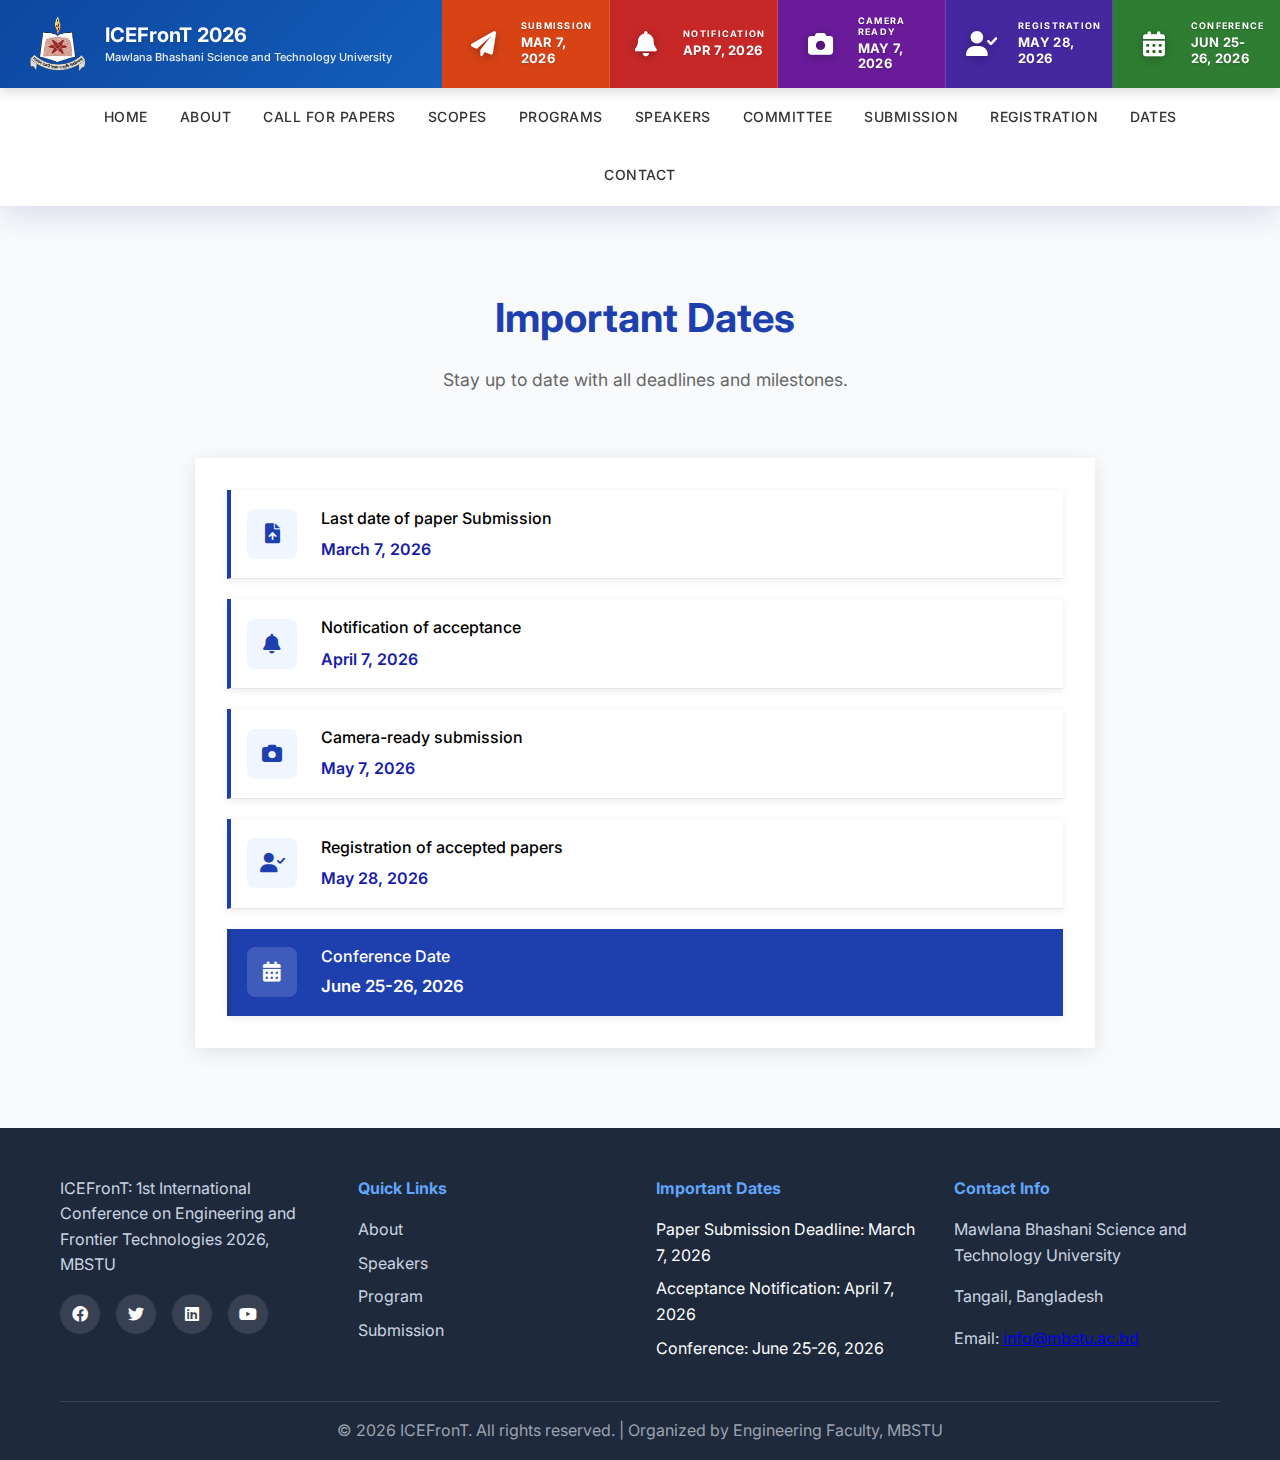
<file: dates.html>
<!DOCTYPE html>
<html lang="en">
<head>
    <meta charset="UTF-8">
    <meta name="viewport" content="width=device-width, initial-scale=1.0">
    <title>Important Dates - ICEFronT</title>
    <link rel="icon" type="image/jpg" href="./public/conference_logo.png"> 
    <link rel="stylesheet" href="conference.css?v=1.8">
    <link href="https://cdnjs.cloudflare.com/ajax/libs/font-awesome/6.0.0/css/all.min.css" rel="stylesheet">
    <link href="https://fonts.googleapis.com/css2?family=Inter:wght@300;400;500;600;700&display=swap" rel="stylesheet">
</head>
<body>
    <div class="top-nav" id="topNav">
        <div class="top-nav-container">
            <div class="brand-section">
                <div class="brand-logos">
                    <img src="public/MBSTU_logo.png" alt="MBSTU Logo" class="top-logo mbstu-logo">
                </div>
                <div class="brand-text">
                    <h1>ICEFronT 2026</h1>
                    <p>Mawlana Bhashani Science and Technology University</p>
                </div>
            </div>
            <div class="dates-banner-inline">
                <div class="date-banner-item submission">
                    <div class="date-icon"><i class="fas fa-paper-plane"></i></div>
                    <div class="date-info">
                        <div class="date-label">SUBMISSION</div>
                        <div class="date-value">MAR 7, 2026</div>
                    </div>
                </div>
                <div class="date-banner-item notification">
                    <div class="date-icon"><i class="fas fa-bell"></i></div>
                    <div class="date-info">
                        <div class="date-label">NOTIFICATION</div>
                        <div class="date-value">APR 7, 2026</div>
                    </div>
                </div>
                <div class="date-banner-item camera-ready">
                    <div class="date-icon"><i class="fas fa-camera"></i></div>
                    <div class="date-info">
                        <div class="date-label">CAMERA READY</div>
                        <div class="date-value">MAY 7, 2026</div>
                    </div>
                </div>
                <div class="date-banner-item registration">
                    <div class="date-icon"><i class="fas fa-user-check"></i></div>
                    <div class="date-info">
                        <div class="date-label">REGISTRATION</div>
                        <div class="date-value">MAY 28, 2026</div>
                    </div>
                </div>
                <div class="date-banner-item conference">
                    <div class="date-icon"><i class="fas fa-calendar-alt"></i></div>
                    <div class="date-info">
                        <div class="date-label">CONFERENCE</div>
                        <div class="date-value">JUN 25-26, 2026</div>
                    </div>
                </div>
            </div>
        </div>
    </div>

    <header class="header" id="secondaryNav">
        <nav class="navbar">
            <div class="nav-container">
                <div class="mobile-dates-ticker">
                    <div class="ticker-wrapper">
                        <div class="ticker-content">
                            <span class="ticker-item"><i class="fas fa-paper-plane"></i> Submission: MAR 7, 2026</span>
                            <span class="ticker-item"><i class="fas fa-bell"></i> Notification: APR 7, 2026</span>
                            <span class="ticker-item"><i class="fas fa-camera"></i> Camera Ready: MAY 7, 2026</span>
                            <span class="ticker-item"><i class="fas fa-user-check"></i> Registration: MAY 28, 2026</span>
                            <span class="ticker-item"><i class="fas fa-calendar-alt"></i> Conference: JUN 25-26, 2026</span>
                            <span class="ticker-item"><i class="fas fa-paper-plane"></i> Submission: MAR 7, 2026</span>
                            <span class="ticker-item"><i class="fas fa-bell"></i> Notification: APR 7, 2026</span>
                            <span class="ticker-item"><i class="fas fa-camera"></i> Camera Ready: MAY 7, 2026</span>
                            <span class="ticker-item"><i class="fas fa-user-check"></i> Registration: MAY 28, 2026</span>
                            <span class="ticker-item"><i class="fas fa-calendar-alt"></i> Conference: JUN 25-26, 2026</span>
                        </div>
                    </div>
                </div>
                <ul class="nav-menu">
                    <li><a href="index.html" class="nav-link">Home</a></li>
                    <li><a href="about.html" class="nav-link">About</a></li>
                    <li><a href="call-for-papers.html" class="nav-link">Call for Papers</a></li>
                    <li><a href="scopes.html" class="nav-link">Scopes</a></li>
                                <li><a href="program.html" class="nav-link">Programs</a></li>
                                            <li><a href="speakers.html" class="nav-link">Speakers</a></li>
                                                        <li><a href="committee.html" class="nav-link">Committee</a></li>                    <li><a href="submission.html" class="nav-link">Submission</a></li>
                    <li><a href="registration.html" class="nav-link">Registration</a></li>
                    <li><a href="dates.html" class="nav-link">Dates</a></li>
                    <li><a href="contact.html" class="nav-link">Contact</a></li>
                </ul>
                <div class="hamburger">
                    <span class="bar"></span>
                    <span class="bar"></span>
                    <span class="bar"></span>
                </div>
            </div>
        </nav>
    </header>

<section id="dates" class="dates">
        <div class="container">
            <div class="section-header">
                <h2>Important Dates</h2>
                <p>Stay up to date with all deadlines and milestones.</p>
            </div>
            <div class="dates-list">
                <div class="date-item">
                    <div class="date-icon">
                        <i class="fas fa-file-upload"></i>
                    </div>
                    <div class="date-content">
                        <span class="date-label2">Last date of paper Submission</span>
                        <span class="date-value2">March 7, 2026</span>
                    </div>
                </div>
                <div class="date-item">
                    <div class="date-icon">
                        <i class="fas fa-bell"></i>
                    </div>
                    <div class="date-content">
                        <span class="date-label2">Notification of acceptance</span>
                        <span class="date-value2">April 7, 2026</span>
                    </div>
                </div>
                <div class="date-item">
                    <div class="date-icon">
                        <i class="fas fa-camera"></i>
                    </div>
                    <div class="date-content">
                        <span class="date-label2">Camera-ready submission</span>
                        <span class="date-value2">May 7, 2026</span>
                    </div>
                </div>
                <div class="date-item">
                    <div class="date-icon">
                        <i class="fas fa-user-check"></i>
                    </div>
                    <div class="date-content">
                        <span class="date-label2">Registration of accepted papers</span>
                        <span class="date-value2">May 28, 2026</span>
                    </div>
                </div>
                <div class="date-item featured-date">
                    <div class="date-icon">
                        <i class="fas fa-calendar-alt"></i>
                    </div>
                    <div class="date-content">
                        <span class="date-label">Conference Date</span>
                        <span class="date-value">June 25-26, 2026</span>
                    </div>
                </div>
            </div>
        </div>
    </section>
    <footer class="footer">
        <div class="container">
            <div class="footer-content">
                <div class="footer-section">
                    <p>ICEFronT: 1st International Conference on Engineering and Frontier Technologies 2026, MBSTU</p>
                    <div class="social-links">
                        <a href="#"><i class="fab fa-facebook"></i></a>
                        <a href="#"><i class="fab fa-twitter"></i></a>
                        <a href="#"><i class="fab fa-linkedin"></i></a>
                        <a href="#"><i class="fab fa-youtube"></i></a>
                    </div>
                </div>
                <div class="footer-section">
                    <h4>Quick Links</h4>
                    <ul>
                        <li><a href="about.html">About</a></li>
                        <li><a href="speakers.html">Speakers</a></li>
                        <li><a href="program.html">Program</a></li>
                        <li><a href="submission.html">Submission</a></li>
                    </ul>
                </div>
                <div class="footer-section">
                    <h4>Important Dates</h4>
                    <ul>
                        <li>Paper Submission Deadline: March 7, 2026</li>
                        <li>Acceptance Notification: April 7, 2026</li>
                        <li>Conference: June 25-26, 2026</li>
                    </ul>
                </div>
                <div class="footer-section">
                    <h4>Contact Info</h4>
                    <p>Mawlana Bhashani Science and Technology University</p>
                    <p>Tangail, Bangladesh</p>
                    <p>Email: <a href="mailto:info@mbstu.ac.bd">info@mbstu.ac.bd</a></p>
                </div>
            </div>
            <div class="footer-bottom">
                <p>&copy; 2026 ICEFronT. All rights reserved. | Organized by Engineering Faculty, MBSTU</p>
            </div>
        </div>
    </footer>

    <script src="conference.js"></script>
</body>
</html>
</file>
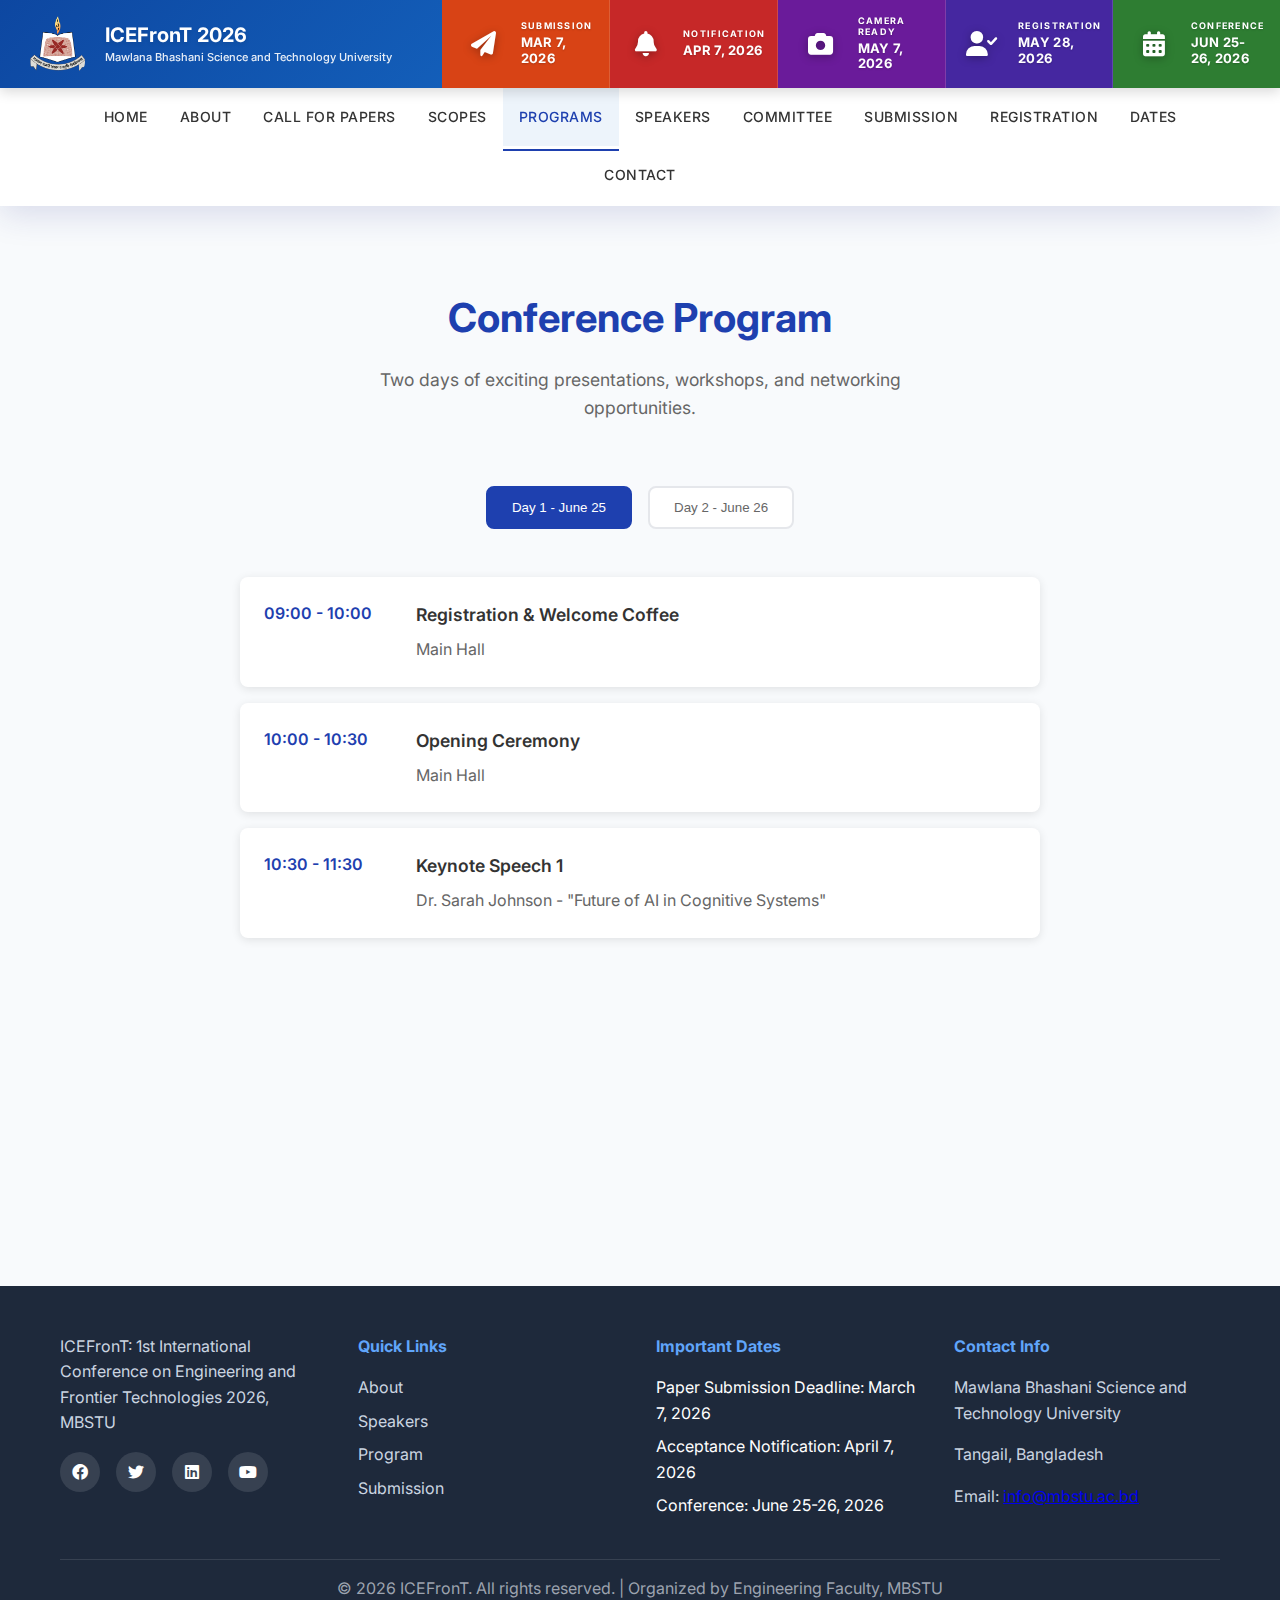
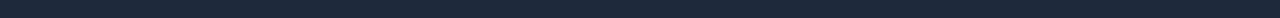
<file: program.html>
<!DOCTYPE html>
<html lang="en">
<head>
    <meta charset="UTF-8">
    <meta name="viewport" content="width=device-width, initial-scale=1.0">
    <title>Programs - ICEFronT</title>
    <link rel="icon" type="image/jpg" href="./public/conference_logo.png"> 
    <link rel="stylesheet" href="conference.css?v=1.8">
    <link href="https://cdnjs.cloudflare.com/ajax/libs/font-awesome/6.0.0/css/all.min.css" rel="stylesheet">
    <link href="https://fonts.googleapis.com/css2?family=Inter:wght@300;400;500;600;700&display=swap" rel="stylesheet">
</head>
<body>
    <div class="top-nav" id="topNav">
        <div class="top-nav-container">
            <div class="brand-section">
                <div class="brand-logos">
                    <img src="public/MBSTU_logo.png" alt="MBSTU Logo" class="top-logo mbstu-logo">
                </div>
                <div class="brand-text">
                    <h1>ICEFronT 2026</h1>
                    <p>Mawlana Bhashani Science and Technology University</p>
                </div>
            </div>
            <div class="dates-banner-inline">
                <div class="date-banner-item submission">
                    <div class="date-icon"><i class="fas fa-paper-plane"></i></div>
                    <div class="date-info">
                        <div class="date-label">SUBMISSION</div>
                        <div class="date-value">MAR 7, 2026</div>
                    </div>
                </div>
                <div class="date-banner-item notification">
                    <div class="date-icon"><i class="fas fa-bell"></i></div>
                    <div class="date-info">
                        <div class="date-label">NOTIFICATION</div>
                        <div class="date-value">APR 7, 2026</div>
                    </div>
                </div>
                <div class="date-banner-item camera-ready">
                    <div class="date-icon"><i class="fas fa-camera"></i></div>
                    <div class="date-info">
                        <div class="date-label">CAMERA READY</div>
                        <div class="date-value">MAY 7, 2026</div>
                    </div>
                </div>
                <div class="date-banner-item registration">
                    <div class="date-icon"><i class="fas fa-user-check"></i></div>
                    <div class="date-info">
                        <div class="date-label">REGISTRATION</div>
                        <div class="date-value">MAY 28, 2026</div>
                    </div>
                </div>
                <div class="date-banner-item conference">
                    <div class="date-icon"><i class="fas fa-calendar-alt"></i></div>
                    <div class="date-info">
                        <div class="date-label">CONFERENCE</div>
                        <div class="date-value">JUN 25-26, 2026</div>
                    </div>
                </div>
            </div>
        </div>
    </div>

    <header class="header" id="secondaryNav">
        <nav class="navbar">
            <div class="nav-container">
                <div class="mobile-dates-ticker">
                    <div class="ticker-wrapper">
                        <div class="ticker-content">
                            <span class="ticker-item"><i class="fas fa-paper-plane"></i> Submission: MAR 7, 2026</span>
                            <span class="ticker-item"><i class="fas fa-bell"></i> Notification: APR 7, 2026</span>
                            <span class="ticker-item"><i class="fas fa-camera"></i> Camera Ready: MAY 7, 2026</span>
                            <span class="ticker-item"><i class="fas fa-user-check"></i> Registration: MAY 28, 2026</span>
                            <span class="ticker-item"><i class="fas fa-calendar-alt"></i> Conference: JUN 25-26, 2026</span>
                            <span class="ticker-item"><i class="fas fa-paper-plane"></i> Submission: MAR 7, 2026</span>
                            <span class="ticker-item"><i class="fas fa-bell"></i> Notification: APR 7, 2026</span>
                            <span class="ticker-item"><i class="fas fa-camera"></i> Camera Ready: MAY 7, 2026</span>
                            <span class="ticker-item"><i class="fas fa-user-check"></i> Registration: MAY 28, 2026</span>
                            <span class="ticker-item"><i class="fas fa-calendar-alt"></i> Conference: JUN 25-26, 2026</span>
                        </div>
                    </div>
                </div>
                <ul class="nav-menu">
                    <li><a href="index.html" class="nav-link">Home</a></li>
                    <li><a href="about.html" class="nav-link">About</a></li>
                    <li><a href="call-for-papers.html" class="nav-link">Call for Papers</a></li>
                    <li><a href="scopes.html" class="nav-link">Scopes</a></li>
                                <li><a href="program.html" class="nav-link active">Programs</a></li>
                                            <li><a href="speakers.html" class="nav-link">Speakers</a></li>
                                                        <li><a href="committee.html" class="nav-link">Committee</a></li>                    <li><a href="submission.html" class="nav-link">Submission</a></li>
                    <li><a href="registration.html" class="nav-link">Registration</a></li>
                    <li><a href="dates.html" class="nav-link">Dates</a></li>
                    <li><a href="contact.html" class="nav-link">Contact</a></li>
                </ul>
                <div class="hamburger">
                    <span class="bar"></span>
                    <span class="bar"></span>
                    <span class="bar"></span>
                </div>
            </div>
        </nav>
    </header>

<section id="program" class="program">
        <div class="container">
            <div class="section-header">
                <h2>Conference Program</h2>
                <p>Two days of exciting presentations, workshops, and networking opportunities.</p>
            </div>
            <div class="program-tabs">
                <button class="tab-btn active" data-day="day1">Day 1 - June 25</button>
                <button class="tab-btn" data-day="day2">Day 2 - June 26</button>
            </div>
            <div class="program-content">
                <div class="program-day active" id="day1">
                    <div class="program-item">
                        <div class="time">09:00 - 10:00</div>
                        <div class="event">
                            <h4>Registration & Welcome Coffee</h4>
                            <p>Main Hall</p>
                        </div>
                    </div>
                    <div class="program-item">
                        <div class="time">10:00 - 10:30</div>
                        <div class="event">
                            <h4>Opening Ceremony</h4>
                            <p>Main Hall</p>
                        </div>
                    </div>
                    <div class="program-item">
                        <div class="time">10:30 - 11:30</div>
                        <div class="event">
                            <h4>Keynote Speech 1</h4>
                            <p>Dr. Sarah Johnson - "Future of AI in Cognitive Systems"</p>
                        </div>
                    </div>
                    <div class="program-item">
                        <div class="time">11:30 - 12:00</div>
                        <div class="event">
                            <h4>Coffee Break</h4>
                            <p>Lobby</p>
                        </div>
                    </div>
                    <div class="program-item">
                        <div class="time">12:00 - 13:30</div>
                        <div class="event">
                            <h4>Technical Session 1</h4>
                            <p>Machine Learning Applications</p>
                        </div>
                    </div>
                </div>
                <div class="program-day" id="day2">
                    <div class="program-item">
                        <div class="time">09:00 - 10:00</div>
                        <div class="event">
                            <h4>Keynote Speech 2</h4>
                            <p>Prof. Michael Chen - "Quantum Computing in Cognitive Engineering"</p>
                        </div>
                    </div>
                    <div class="program-item">
                        <div class="time">10:00 - 10:30</div>
                        <div class="event">
                            <h4>Coffee Break</h4>
                            <p>Lobby</p>
                        </div>
                    </div>
                    <div class="program-item">
                        <div class="time">10:30 - 12:00</div>
                        <div class="event">
                            <h4>Technical Session 2</h4>
                            <p>Neural Networks and Deep Learning</p>
                        </div>
                    </div>
                    <div class="program-item">
                        <div class="time">12:00 - 13:00</div>
                        <div class="event">
                            <h4>Lunch</h4>
                            <p>Dining Hall</p>
                        </div>
                    </div>
                    <div class="program-item">
                        <div class="time">13:00 - 14:30</div>
                        <div class="event">
                            <h4>Workshop Session</h4>
                            <p>Hands-on AI Development</p>
                        </div>
                    </div>
                    <div class="program-item">
                        <div class="time">14:30 - 15:00</div>
                        <div class="event">
                            <h4>Coffee Break</h4>
                            <p>Lobby</p>
                        </div>
                    </div>
                    <div class="program-item">
                        <div class="time">15:00 - 16:30</div>
                        <div class="event">
                            <h4>Technical Session 3</h4>
                            <p>IoT and Smart Systems</p>
                        </div>
                    </div>
                    <div class="program-item">
                        <div class="time">16:30 - 17:30</div>
                        <div class="event">
                            <h4>Closing Ceremony & Awards</h4>
                            <p>Main Hall</p>
                        </div>
                    </div>
                </div>
            </div>
        </div>
    </section>
    <footer class="footer">
        <div class="container">
            <div class="footer-content">
                <div class="footer-section">
                    <p>ICEFronT: 1st International Conference on Engineering and Frontier Technologies 2026, MBSTU</p>
                    <div class="social-links">
                        <a href="#"><i class="fab fa-facebook"></i></a>
                        <a href="#"><i class="fab fa-twitter"></i></a>
                        <a href="#"><i class="fab fa-linkedin"></i></a>
                        <a href="#"><i class="fab fa-youtube"></i></a>
                    </div>
                </div>
                <div class="footer-section">
                    <h4>Quick Links</h4>
                    <ul>
                        <li><a href="about.html">About</a></li>
                        <li><a href="speakers.html">Speakers</a></li>
                        <li><a href="program.html">Program</a></li>
                        <li><a href="submission.html">Submission</a></li>
                    </ul>
                </div>
                <div class="footer-section">
                    <h4>Important Dates</h4>
                    <ul>
                        <li>Paper Submission Deadline: March 7, 2026</li>
                        <li>Acceptance Notification: April 7, 2026</li>
                        <li>Conference: June 25-26, 2026</li>
                    </ul>
                </div>
                <div class="footer-section">
                    <h4>Contact Info</h4>
                    <p>Mawlana Bhashani Science and Technology University</p>
                    <p>Tangail, Bangladesh</p>
                    <p>Email: <a href="mailto:info@mbstu.ac.bd">info@mbstu.ac.bd</a></p>
                </div>
            </div>
            <div class="footer-bottom">
                <p>&copy; 2026 ICEFronT. All rights reserved. | Organized by Engineering Faculty, MBSTU</p>
            </div>
        </div>
    </footer>

    <script src="conference.js"></script>
</body>
</html>
</file>
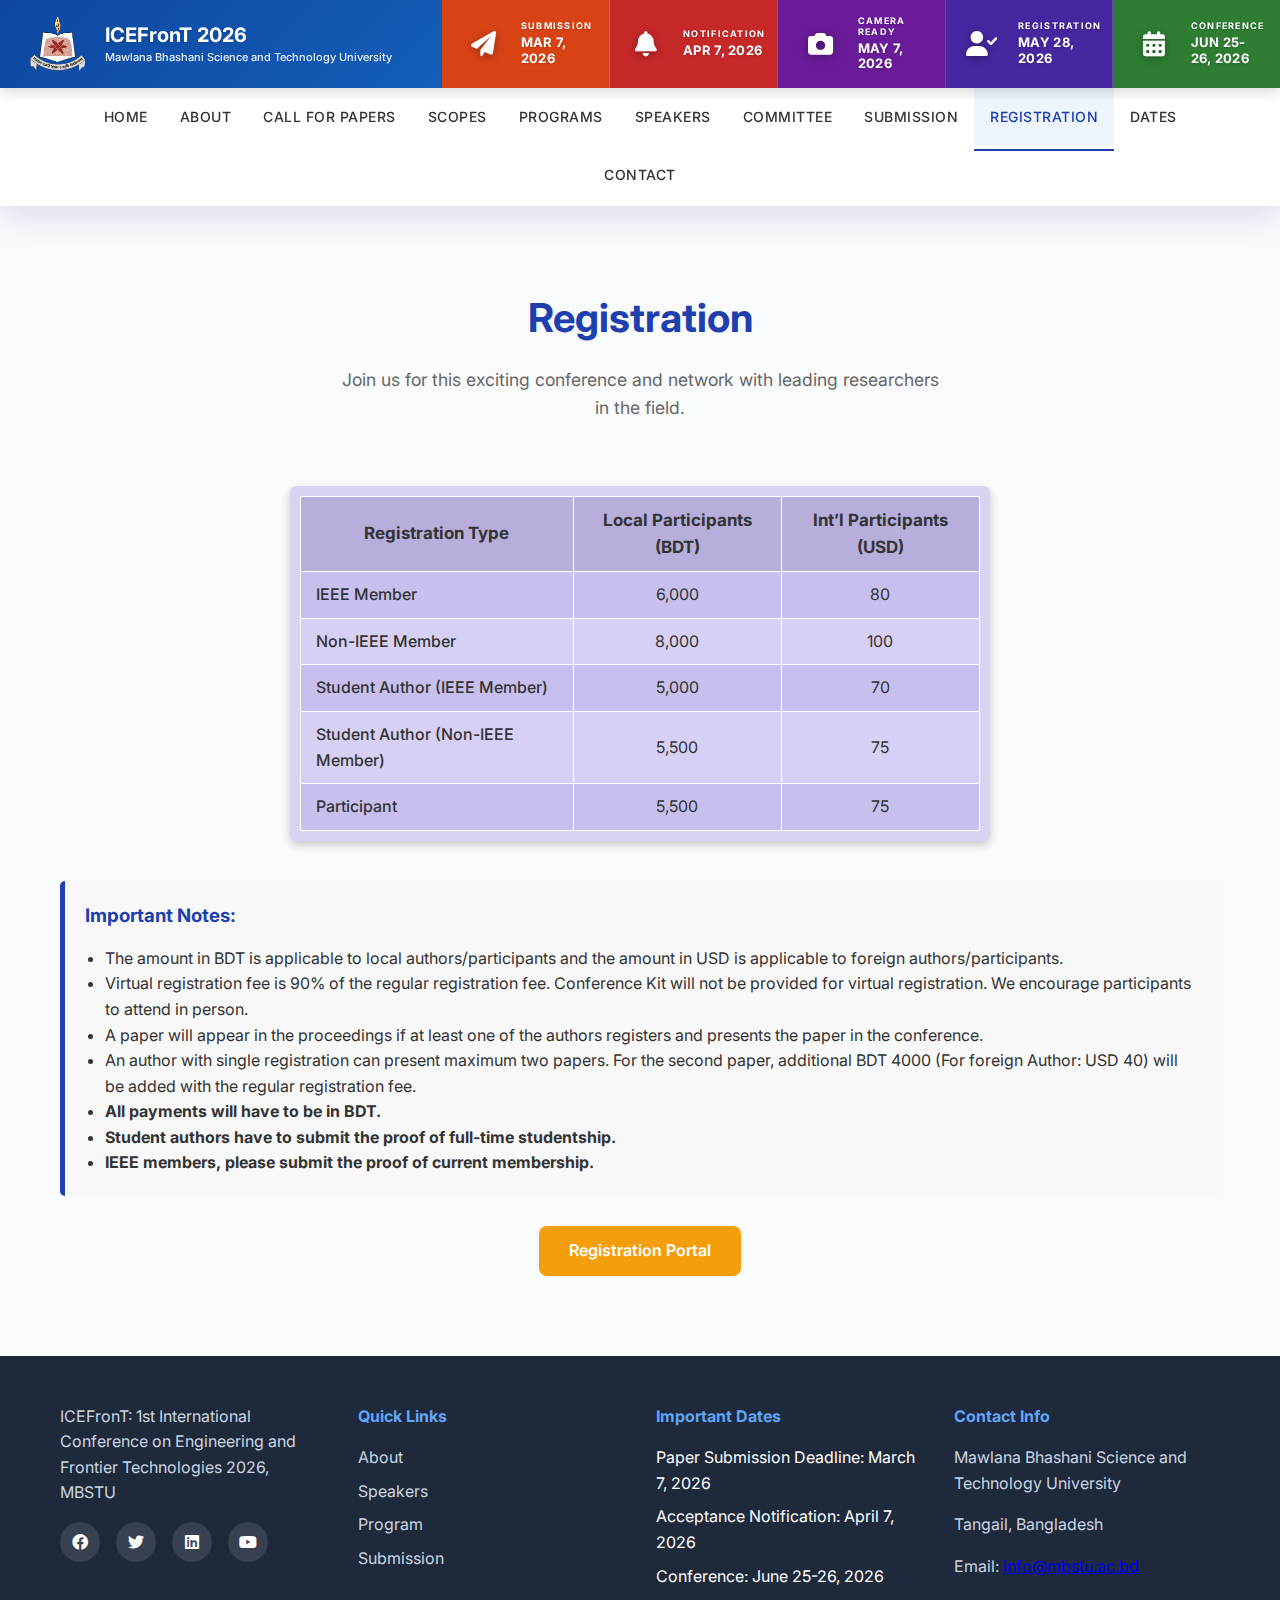
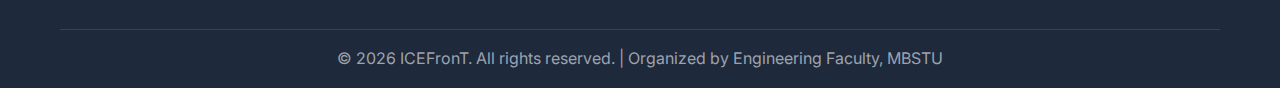
<file: registration.html>
<!DOCTYPE html>
<html lang="en">
<head>
    <meta charset="UTF-8">
    <meta name="viewport" content="width=device-width, initial-scale=1.0">
    <title>Registration - ICEFronT</title>
    <link rel="icon" type="image/jpg" href="./public/conference_logo.png"> 
    <link rel="stylesheet" href="conference.css?v=1.8">
    <link href="https://cdnjs.cloudflare.com/ajax/libs/font-awesome/6.0.0/css/all.min.css" rel="stylesheet">
    <link href="https://fonts.googleapis.com/css2?family=Inter:wght@300;400;500;600;700&display=swap" rel="stylesheet">
</head>
<body>
    <div class="top-nav" id="topNav">
        <div class="top-nav-container">
            <div class="brand-section">
                <div class="brand-logos">
                    <img src="public/MBSTU_logo.png" alt="MBSTU Logo" class="top-logo mbstu-logo">
                </div>
                <div class="brand-text">
                    <h1>ICEFronT 2026</h1>
                    <p>Mawlana Bhashani Science and Technology University</p>
                </div>
            </div>
            <div class="dates-banner-inline">
                <div class="date-banner-item submission">
                    <div class="date-icon"><i class="fas fa-paper-plane"></i></div>
                    <div class="date-info">
                        <div class="date-label">SUBMISSION</div>
                        <div class="date-value">MAR 7, 2026</div>
                    </div>
                </div>
                <div class="date-banner-item notification">
                    <div class="date-icon"><i class="fas fa-bell"></i></div>
                    <div class="date-info">
                        <div class="date-label">NOTIFICATION</div>
                        <div class="date-value">APR 7, 2026</div>
                    </div>
                </div>
                <div class="date-banner-item camera-ready">
                    <div class="date-icon"><i class="fas fa-camera"></i></div>
                    <div class="date-info">
                        <div class="date-label">CAMERA READY</div>
                        <div class="date-value">MAY 7, 2026</div>
                    </div>
                </div>
                <div class="date-banner-item registration">
                    <div class="date-icon"><i class="fas fa-user-check"></i></div>
                    <div class="date-info">
                        <div class="date-label">REGISTRATION</div>
                        <div class="date-value">MAY 28, 2026</div>
                    </div>
                </div>
                <div class="date-banner-item conference">
                    <div class="date-icon"><i class="fas fa-calendar-alt"></i></div>
                    <div class="date-info">
                        <div class="date-label">CONFERENCE</div>
                        <div class="date-value">JUN 25-26, 2026</div>
                    </div>
                </div>
            </div>
        </div>
    </div>

    <header class="header" id="secondaryNav">
        <nav class="navbar">
            <div class="nav-container">
                <div class="mobile-dates-ticker">
                    <div class="ticker-wrapper">
                        <div class="ticker-content">
                            <span class="ticker-item"><i class="fas fa-paper-plane"></i> Submission: MAR 7, 2026</span>
                            <span class="ticker-item"><i class="fas fa-bell"></i> Notification: APR 7, 2026</span>
                            <span class="ticker-item"><i class="fas fa-camera"></i> Camera Ready: MAY 7, 2026</span>
                            <span class="ticker-item"><i class="fas fa-user-check"></i> Registration: MAY 28, 2026</span>
                            <span class="ticker-item"><i class="fas fa-calendar-alt"></i> Conference: JUN 25-26, 2026</span>
                            <span class="ticker-item"><i class="fas fa-paper-plane"></i> Submission: MAR 7, 2026</span>
                            <span class="ticker-item"><i class="fas fa-bell"></i> Notification: APR 7, 2026</span>
                            <span class="ticker-item"><i class="fas fa-camera"></i> Camera Ready: MAY 7, 2026</span>
                            <span class="ticker-item"><i class="fas fa-user-check"></i> Registration: MAY 28, 2026</span>
                            <span class="ticker-item"><i class="fas fa-calendar-alt"></i> Conference: JUN 25-26, 2026</span>
                        </div>
                    </div>
                </div>
                <ul class="nav-menu">
                    <li><a href="index.html" class="nav-link">Home</a></li>
                    <li><a href="about.html" class="nav-link">About</a></li>
                    <li><a href="call-for-papers.html" class="nav-link">Call for Papers</a></li>
                    <li><a href="scopes.html" class="nav-link">Scopes</a></li>
                                <li><a href="program.html" class="nav-link">Programs</a></li>
                                            <li><a href="speakers.html" class="nav-link">Speakers</a></li>
                                                        <li><a href="committee.html" class="nav-link">Committee</a></li>                    <li><a href="submission.html" class="nav-link">Submission</a></li>
                    <li><a href="registration.html" class="nav-link active">Registration</a></li>
                    <li><a href="dates.html" class="nav-link">Dates</a></li>
                    <li><a href="contact.html" class="nav-link">Contact</a></li>
                </ul>
                <div class="hamburger">
                    <span class="bar"></span>
                    <span class="bar"></span>
                    <span class="bar"></span>
                </div>
            </div>
        </nav>
    </header>

<section id="registration" class="registration">
        <div class="container">
            <div class="section-header">
                <h2>Registration</h2>
                <p>Join us for this exciting conference and network with leading researchers in the field.</p>
            </div>
            
            
            
            <!-- Registration Content -->
            <div class="registration-content">
                <div class="table-container">
                    <table>
                        <thead>
                            <tr>
                                <th>Registration Type</th>
                                <th>Local Participants (BDT)</th>
                                <th>Int’l Participants (USD)</th>
                            </tr>
                        </thead>
                        <tbody>
                            <tr>
                                <td>IEEE Member</td>
                                <td>6,000</td>
                                <td>80</td>
                            </tr>
                            <tr>
                                <td>Non-IEEE Member</td>
                                <td>8,000</td>
                                <td>100</td>
                            </tr>
                            <tr>
                                <td>Student Author (IEEE Member)</td>
                                <td>5,000</td>
                                <td>70</td>
                            </tr>
                            <tr>
                                <td>Student Author (Non-IEEE Member)</td>
                                <td>5,500</td>
                                <td>75</td>
                            </tr>
                            <tr>
                                <td>Participant</td>
                                <td>5,500</td>
                                <td>75</td>
                            </tr>
                        </tbody>
                    </table>
                </div>
            </div>
            <div class="registration-notes" style="margin-top: 40px; margin-bottom: 30px; padding: 20px; background-color: #f8f8f8; border-left: 5px solid #1e40af; border-radius: 5px;">
                <h3 style="color: #1e40af; margin-bottom: 15px;">Important Notes:</h3>
                <ul style="list-style-type: disc; margin-left: 20px; line-height: 1.6;">
                    <li>The amount in BDT is applicable to local authors/participants and the amount in USD is applicable to foreign authors/participants.</li>
                    <li>Virtual registration fee is 90% of the regular registration fee. Conference Kit will not be provided for virtual registration. We encourage participants to attend in person.</li>
                    <li>A paper will appear in the proceedings if at least one of the authors registers and presents the paper in the conference.</li>
                    <li>An author with single registration can present maximum two papers. For the second paper, additional BDT 4000 (For foreign Author: USD 40) will be added with the regular registration fee.</li>
                    <li style="font-weight: bold;">All payments will have to be in BDT.</li>
                    <li style="font-weight: bold;">Student authors have to submit the proof of full-time studentship.</li>
                    <li style="font-weight: bold;">IEEE members, please submit the proof of current membership.</li>
                </ul>
            </div>
            <div style="text-align: center; margin-top: 30px;">
                <a href="#" class="btn btn-primary">Registration Portal</a>
            </div>
            </div>
        </div>
    </section>
    <footer class="footer">
        <div class="container">
            <div class="footer-content">
                <div class="footer-section">
                    <p>ICEFronT: 1st International Conference on Engineering and Frontier Technologies 2026, MBSTU</p>
                    <div class="social-links">
                        <a href="#"><i class="fab fa-facebook"></i></a>
                        <a href="#"><i class="fab fa-twitter"></i></a>
                        <a href="#"><i class="fab fa-linkedin"></i></a>
                        <a href="#"><i class="fab fa-youtube"></i></a>
                    </div>
                </div>
                <div class="footer-section">
                    <h4>Quick Links</h4>
                    <ul>
                        <li><a href="about.html">About</a></li>
                        <li><a href="speakers.html">Speakers</a></li>
                        <li><a href="program.html">Program</a></li>
                        <li><a href="submission.html">Submission</a></li>
                    </ul>
                </div>
                <div class="footer-section">
                    <h4>Important Dates</h4>
                    <ul>
                        <li>Paper Submission Deadline: March 7, 2026</li>
                        <li>Acceptance Notification: April 7, 2026</li>
                        <li>Conference: June 25-26, 2026</li>
                    </ul>
                </div>
                <div class="footer-section">
                    <h4>Contact Info</h4>
                    <p>Mawlana Bhashani Science and Technology University</p>
                    <p>Tangail, Bangladesh</p>
                    <p>Email: <a href="mailto:info@mbstu.ac.bd">info@mbstu.ac.bd</a></p>
                </div>
            </div>
            <div class="footer-bottom">
                <p>&copy; 2026 ICEFronT. All rights reserved. | Organized by Engineering Faculty, MBSTU</p>
            </div>
        </div>
    </footer>

    <script src="conference.js"></script>
</body>
</html>
</file>
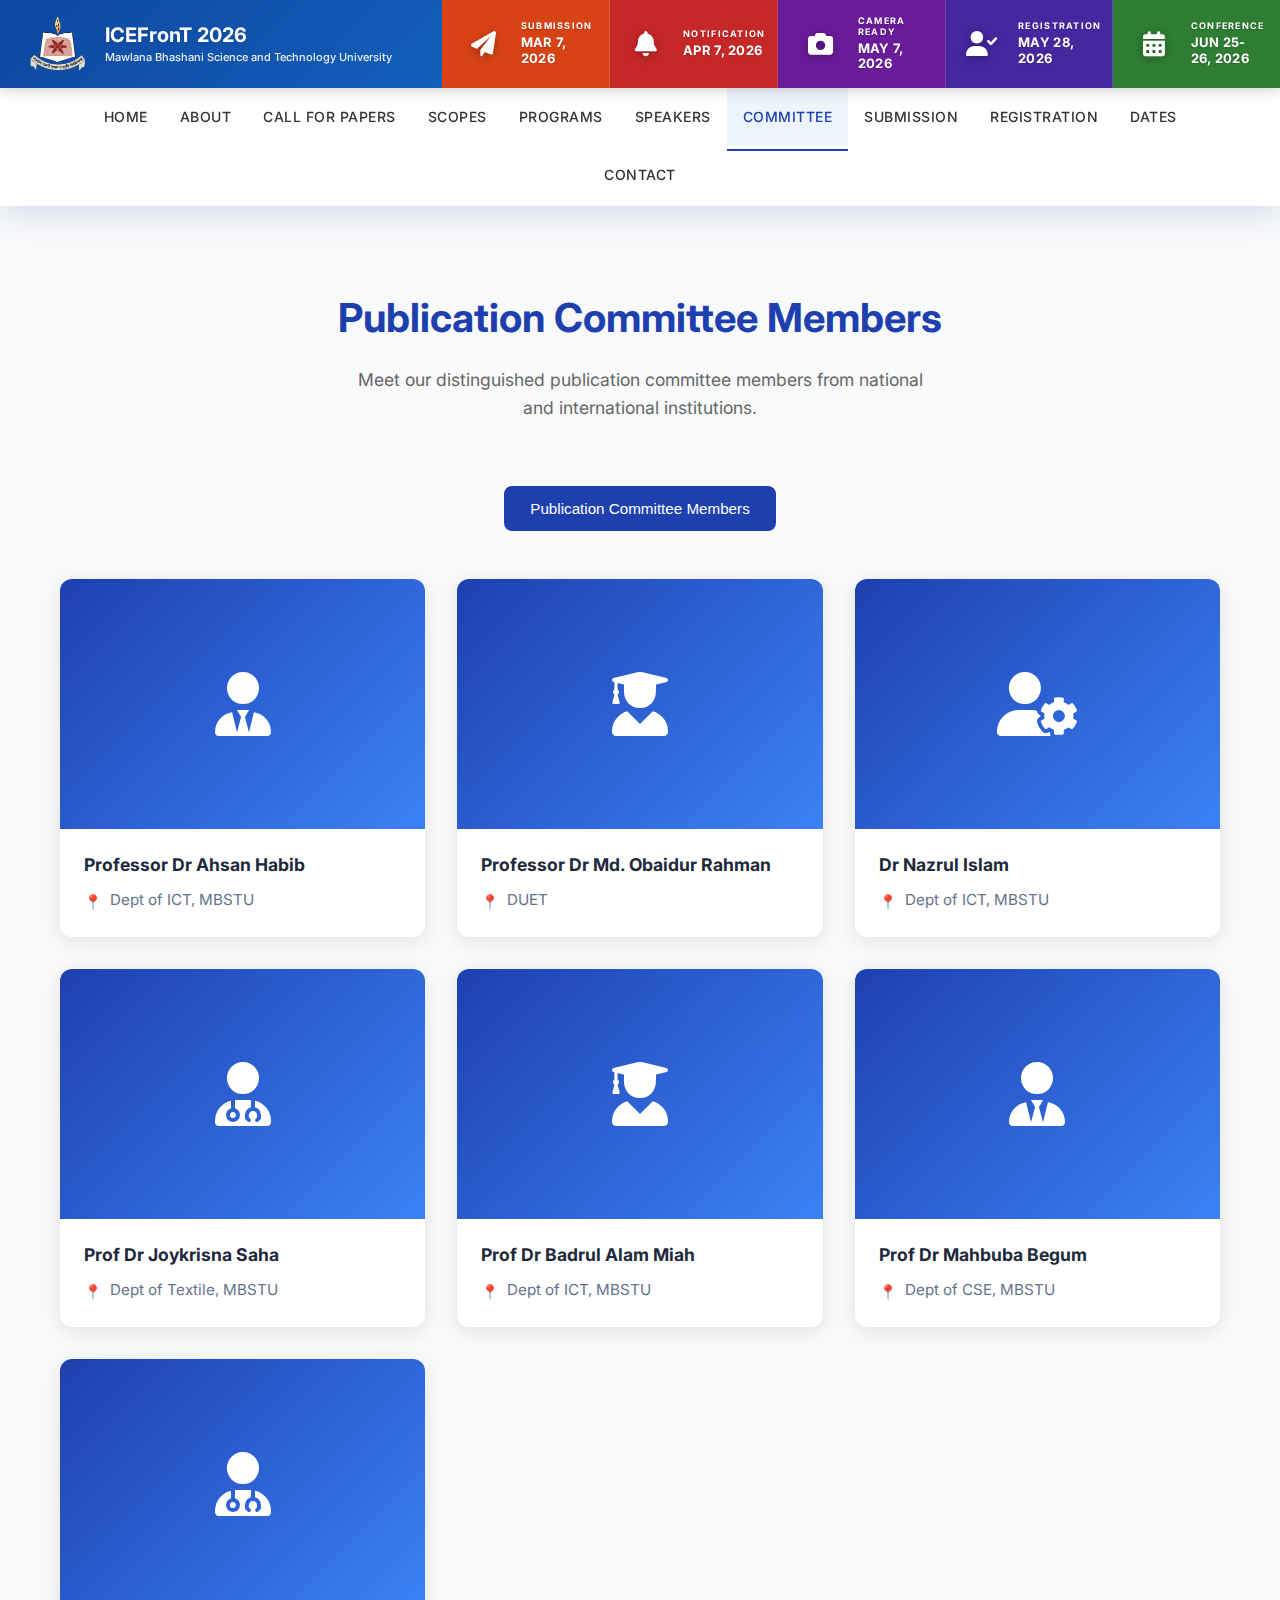
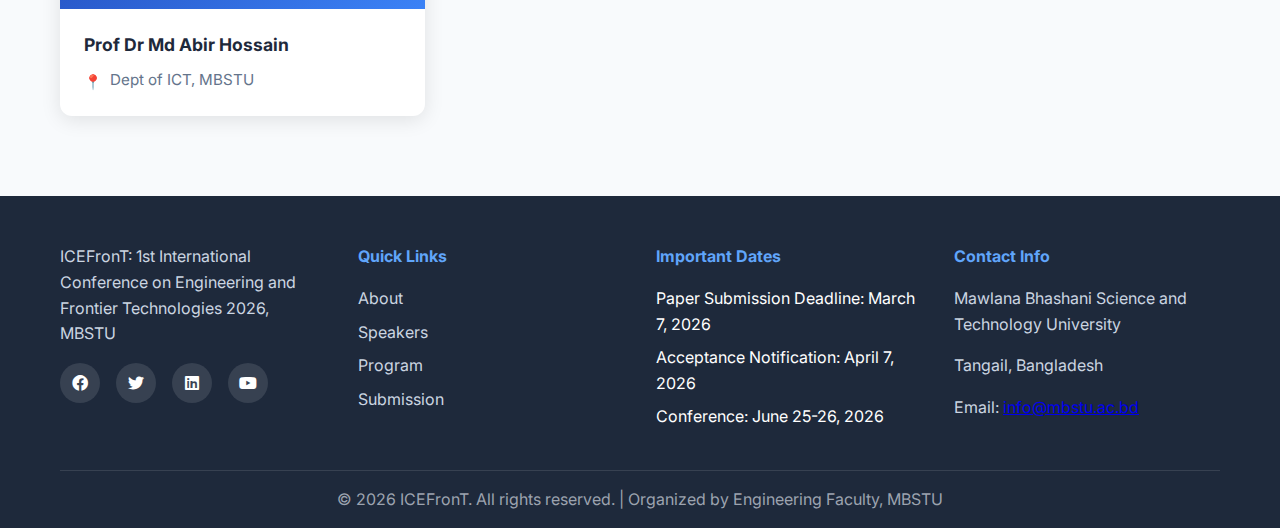
<file: reviewers.html>
<!DOCTYPE html>
<html lang="en">
<head>
    <meta charset="UTF-8">
    <meta name="viewport" content="width=device-width, initial-scale=1.0">
    <title>PC Members - ICEFronT</title>
    <link rel="icon" type="image/jpg" href="./public/conference_logo.png"> 
    <link rel="stylesheet" href="conference.css?v=1.8">
    <link href="https://cdnjs.cloudflare.com/ajax/libs/font-awesome/6.0.0/css/all.min.css" rel="stylesheet">
    <link href="https://fonts.googleapis.com/css2?family=Inter:wght@300;400;500;600;700&display=swap" rel="stylesheet">
</head>
<body>
    <div class="top-nav" id="topNav">
        <div class="top-nav-container">
            <div class="brand-section">
                <div class="brand-logos">
                    <img src="public/MBSTU_logo.png" alt="MBSTU Logo" class="top-logo mbstu-logo">
                </div>
                <div class="brand-text">
                    <h1>ICEFronT 2026</h1>
                    <p>Mawlana Bhashani Science and Technology University</p>
                </div>
            </div>
            <div class="dates-banner-inline">
                <div class="date-banner-item submission">
                    <div class="date-icon"><i class="fas fa-paper-plane"></i></div>
                    <div class="date-info">
                        <div class="date-label">SUBMISSION</div>
                        <div class="date-value">MAR 7, 2026</div>
                    </div>
                </div>
                <div class="date-banner-item notification">
                    <div class="date-icon"><i class="fas fa-bell"></i></div>
                    <div class="date-info">
                        <div class="date-label">NOTIFICATION</div>
                        <div class="date-value">APR 7, 2026</div>
                    </div>
                </div>
                <div class="date-banner-item camera-ready">
                    <div class="date-icon"><i class="fas fa-camera"></i></div>
                    <div class="date-info">
                        <div class="date-label">CAMERA READY</div>
                        <div class="date-value">MAY 7, 2026</div>
                    </div>
                </div>
                <div class="date-banner-item registration">
                    <div class="date-icon"><i class="fas fa-user-check"></i></div>
                    <div class="date-info">
                        <div class="date-label">REGISTRATION</div>
                        <div class="date-value">MAY 28, 2026</div>
                    </div>
                </div>
                <div class="date-banner-item conference">
                    <div class="date-icon"><i class="fas fa-calendar-alt"></i></div>
                    <div class="date-info">
                        <div class="date-label">CONFERENCE</div>
                        <div class="date-value">JUN 25-26, 2026</div>
                    </div>
                </div>
            </div>
        </div>
    </div>

    <header class="header" id="secondaryNav">
        <nav class="navbar">
            <div class="nav-container">
                <div class="mobile-dates-ticker">
                    <div class="ticker-wrapper">
                        <div class="ticker-content">
                            <span class="ticker-item"><i class="fas fa-paper-plane"></i> Submission: MAR 7, 2026</span>
                            <span class="ticker-item"><i class="fas fa-bell"></i> Notification: APR 7, 2026</span>
                            <span class="ticker-item"><i class="fas fa-camera"></i> Camera Ready: MAY 7, 2026</span>
                            <span class="ticker-item"><i class="fas fa-user-check"></i> Registration: MAY 28, 2026</span>
                            <span class="ticker-item"><i class="fas fa-calendar-alt"></i> Conference: JUN 25-26, 2026</span>
                            <span class="ticker-item"><i class="fas fa-paper-plane"></i> Submission: MAR 7, 2026</span>
                            <span class="ticker-item"><i class="fas fa-bell"></i> Notification: APR 7, 2026</span>
                            <span class="ticker-item"><i class="fas fa-camera"></i> Camera Ready: MAY 7, 2026</span>
                            <span class="ticker-item"><i class="fas fa-user-check"></i> Registration: MAY 28, 2026</span>
                            <span class="ticker-item"><i class="fas fa-calendar-alt"></i> Conference: JUN 25-26, 2026</span>
                        </div>
                    </div>
                </div>
                <ul class="nav-menu">
                    <li><a href="index.html" class="nav-link">Home</a></li>
                    <li><a href="about.html" class="nav-link">About</a></li>
                    <li><a href="call-for-papers.html" class="nav-link">Call for Papers</a></li>
                    <li><a href="scopes.html" class="nav-link">Scopes</a></li>
                                <li><a href="program.html" class="nav-link">Programs</a></li>
                                            <li><a href="speakers.html" class="nav-link">Speakers</a></li>
                                                        <li><a href="committee.html" class="nav-link active">Committee</a></li>                    <li><a href="submission.html" class="nav-link">Submission</a></li>
                    <li><a href="registration.html" class="nav-link">Registration</a></li>
                    <li><a href="dates.html" class="nav-link">Dates</a></li>
                    <li><a href="contact.html" class="nav-link">Contact</a></li>
                </ul>
                <div class="hamburger">
                    <span class="bar"></span>
                    <span class="bar"></span>
                    <span class="bar"></span>
                </div>
            </div>
        </nav>
    </header>

<section id="reviewers" class="reviewers">
        <div class="container">
            <div class="section-header">
                <h2>Publication Committee Members</h2>
                <p>Meet our distinguished publication committee members from national and international institutions.</p>
            </div>
            
            <!-- Reviewers Tabs -->
            <div class="reviewers-tabs">
                <button class="reviewers-tab-btn active">Publication Committee Members</button>
            </div>
            
            <!-- Program Committee Members Content -->
            <div class="reviewers-content">
                <div class="advisory-committee-list" id="programCommitteeMembersContainer">
                    <!-- Program Committee Members will be loaded dynamically -->
                </div>
                
                <!-- Pagination Controls -->
                <div class="pagination-container" id="membersPaginationContainer" style="display: none;">
                    <button class="pagination-btn" id="prevPageBtn">
                        <i class="fas fa-chevron-left"></i> Previous
                    </button>
                    <div class="pagination-info" id="paginationInfo">
                        Page <span id="currentPage">1</span> of <span id="totalPages">1</span>
                    </div>
                    <button class="pagination-btn" id="nextPageBtn">
                        Next <i class="fas fa-chevron-right"></i>
                    </button>
                </div>
            </div>
        </div>
    </section>
    <footer class="footer">
        <div class="container">
            <div class="footer-content">
                <div class="footer-section">
                    <p>ICEFronT: 1st International Conference on Engineering and Frontier Technologies 2026, MBSTU</p>
                    <div class="social-links">
                        <a href="#"><i class="fab fa-facebook"></i></a>
                        <a href="#"><i class="fab fa-twitter"></i></a>
                        <a href="#"><i class="fab fa-linkedin"></i></a>
                        <a href="#"><i class="fab fa-youtube"></i></a>
                    </div>
                </div>
                <div class="footer-section">
                    <h4>Quick Links</h4>
                    <ul>
                        <li><a href="about.html">About</a></li>
                        <li><a href="speakers.html">Speakers</a></li>
                        <li><a href="program.html">Program</a></li>
                        <li><a href="submission.html">Submission</a></li>
                    </ul>
                </div>
                <div class="footer-section">
                    <h4>Important Dates</h4>
                    <ul>
                        <li>Paper Submission Deadline: March 7, 2026</li>
                        <li>Acceptance Notification: April 7, 2026</li>
                        <li>Conference: June 25-26, 2026</li>
                    </ul>
                </div>
                <div class="footer-section">
                    <h4>Contact Info</h4>
                    <p>Mawlana Bhashani Science and Technology University</p>
                    <p>Tangail, Bangladesh</p>
                    <p>Email: <a href="mailto:info@mbstu.ac.bd">info@mbstu.ac.bd</a></p>
                </div>
            </div>
            <div class="footer-bottom">
                <p>&copy; 2026 ICEFronT. All rights reserved. | Organized by Engineering Faculty, MBSTU</p>
            </div>
        </div>
    </footer>

    <script src="conference.js"></script>
</body>
</html>
</file>
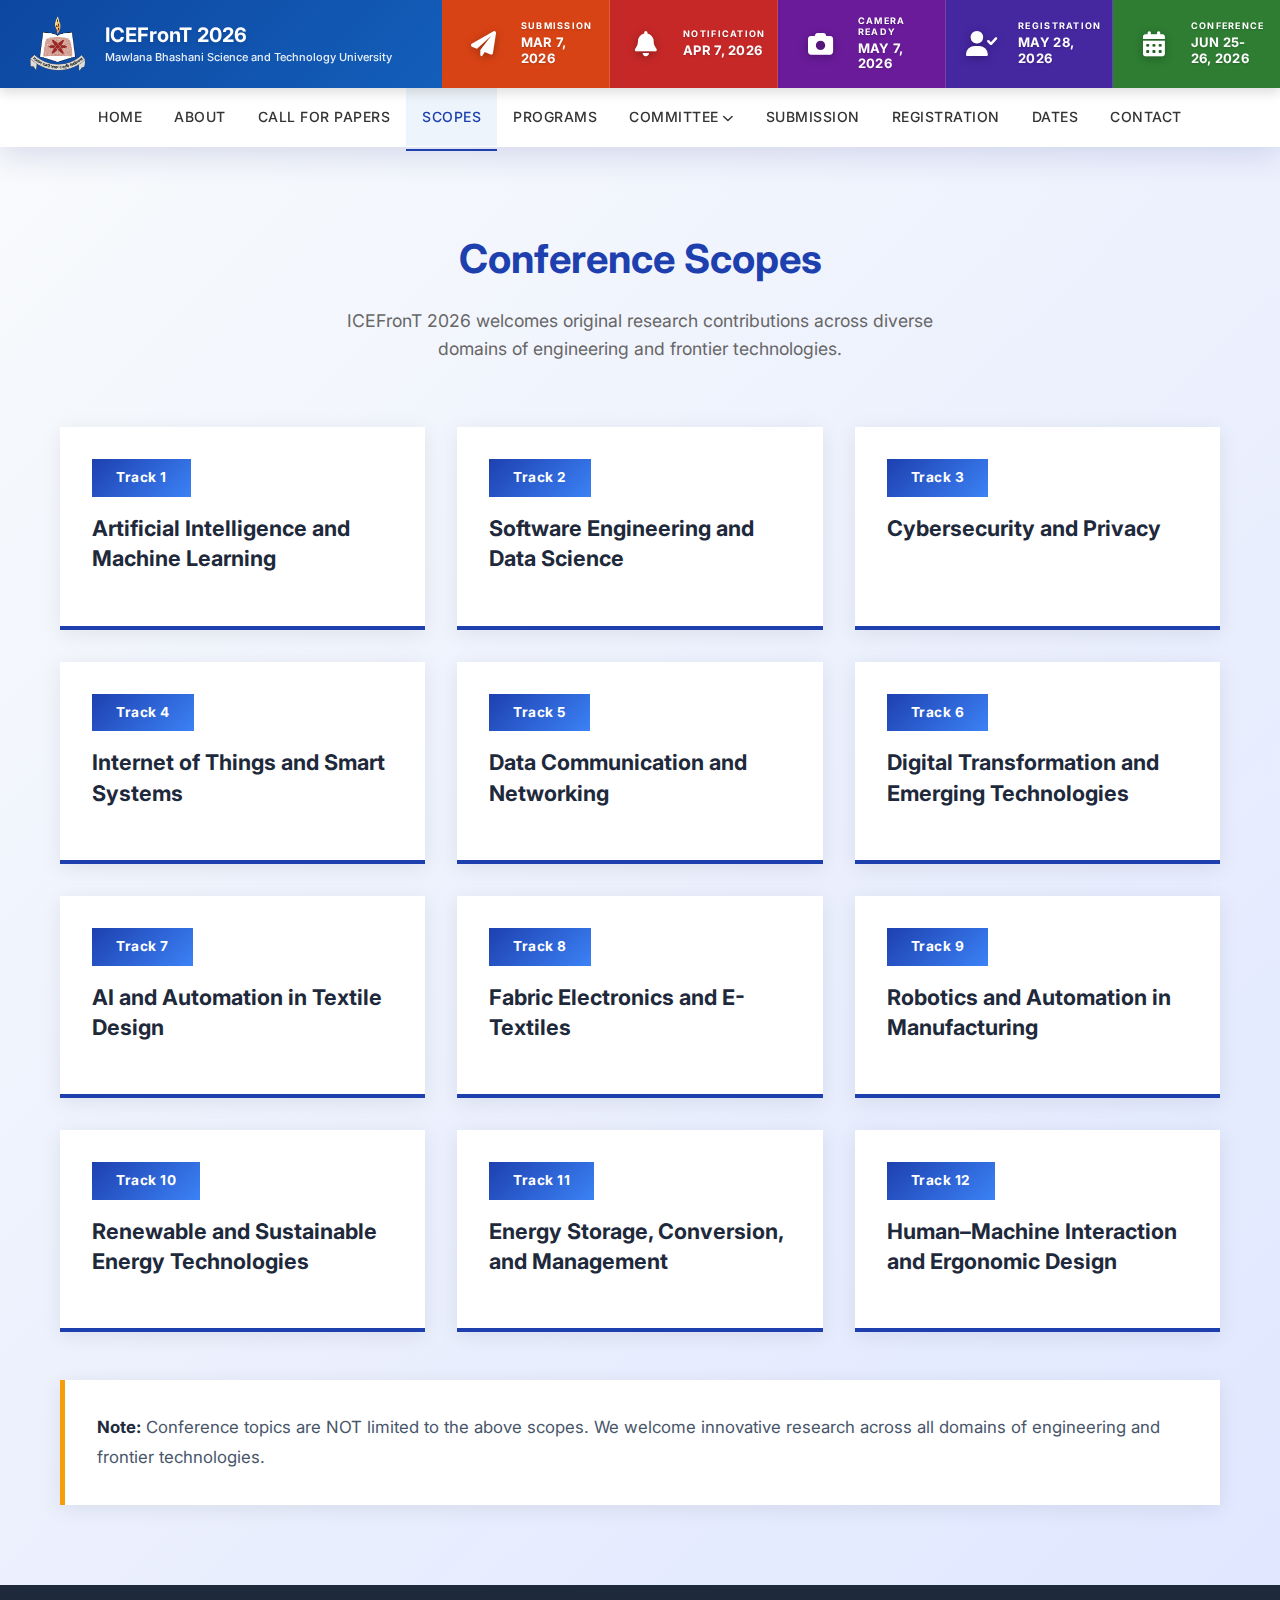
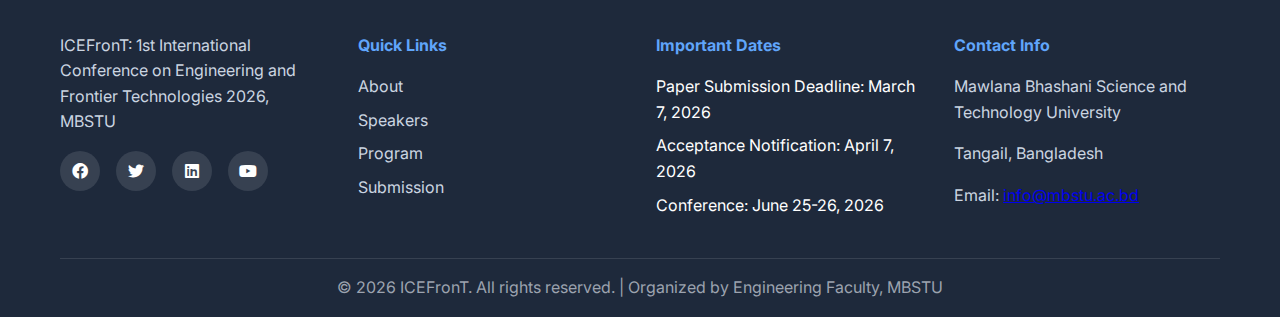
<file: scopes.html>
<!doctype html>
<html lang="en">
  <head>
    <meta charset="UTF-8" />
    <meta name="viewport" content="width=device-width, initial-scale=1.0" />
    <title>Scopes - ICEFronT</title>
    <link rel="icon" type="image/jpg" href="./public/conference_logo.png" />
    <link rel="stylesheet" href="conference.css?v=1.8" />
    <link
      href="https://cdnjs.cloudflare.com/ajax/libs/font-awesome/6.0.0/css/all.min.css"
      rel="stylesheet"
    />
    <link
      href="https://fonts.googleapis.com/css2?family=Inter:wght@300;400;500;600;700&display=swap"
      rel="stylesheet"
    />
  </head>
  <body>
    <div class="top-nav" id="topNav">
      <div class="top-nav-container">
        <div class="brand-section">
          <div class="brand-logos">
            <img
              src="public/MBSTU_logo.png"
              alt="MBSTU Logo"
              class="top-logo mbstu-logo"
            />
          </div>
          <div class="brand-text">
            <h1>ICEFronT 2026</h1>
            <p>Mawlana Bhashani Science and Technology University</p>
          </div>
        </div>
        <div class="dates-banner-inline">
          <div class="date-banner-item submission">
            <div class="date-icon"><i class="fas fa-paper-plane"></i></div>
            <div class="date-info">
              <div class="date-label">SUBMISSION</div>
              <div class="date-value">MAR 7, 2026</div>
            </div>
          </div>
          <div class="date-banner-item notification">
            <div class="date-icon"><i class="fas fa-bell"></i></div>
            <div class="date-info">
              <div class="date-label">NOTIFICATION</div>
              <div class="date-value">APR 7, 2026</div>
            </div>
          </div>
          <div class="date-banner-item camera-ready">
            <div class="date-icon"><i class="fas fa-camera"></i></div>
            <div class="date-info">
              <div class="date-label">CAMERA READY</div>
              <div class="date-value">MAY 7, 2026</div>
            </div>
          </div>
          <div class="date-banner-item registration">
            <div class="date-icon"><i class="fas fa-user-check"></i></div>
            <div class="date-info">
              <div class="date-label">REGISTRATION</div>
              <div class="date-value">MAY 28, 2026</div>
            </div>
          </div>
          <div class="date-banner-item conference">
            <div class="date-icon"><i class="fas fa-calendar-alt"></i></div>
            <div class="date-info">
              <div class="date-label">CONFERENCE</div>
              <div class="date-value">JUN 25-26, 2026</div>
            </div>
          </div>
        </div>
      </div>
    </div>

    <header class="header" id="secondaryNav">
      <nav class="navbar">
        <div class="nav-container">
          <div class="mobile-dates-ticker">
            <div class="ticker-wrapper">
              <div class="ticker-content">
                <span class="ticker-item"
                  ><i class="fas fa-paper-plane"></i> Submission: MAR 7,
                  2026</span
                >
                <span class="ticker-item"
                  ><i class="fas fa-bell"></i> Notification: APR 7, 2026</span
                >
                <span class="ticker-item"
                  ><i class="fas fa-camera"></i> Camera Ready: MAY 7, 2026</span
                >
                <span class="ticker-item"
                  ><i class="fas fa-user-check"></i> Registration: MAY 28,
                  2026</span
                >
                <span class="ticker-item"
                  ><i class="fas fa-calendar-alt"></i> Conference: JUN 25-26,
                  2026</span
                >
                <span class="ticker-item"
                  ><i class="fas fa-paper-plane"></i> Submission: MAR 7,
                  2026</span
                >
                <span class="ticker-item"
                  ><i class="fas fa-bell"></i> Notification: APR 7, 2026</span
                >
                <span class="ticker-item"
                  ><i class="fas fa-camera"></i> Camera Ready: MAY 7, 2026</span
                >
                <span class="ticker-item"
                  ><i class="fas fa-user-check"></i> Registration: MAY 28,
                  2026</span
                >
                <span class="ticker-item"
                  ><i class="fas fa-calendar-alt"></i> Conference: JUN 25-26,
                  2026</span
                >
              </div>
            </div>
          </div>
          <ul class="nav-menu">
            <li><a href="index.html" class="nav-link">Home</a></li>
            <li><a href="about.html" class="nav-link">About</a></li>
            <li>
              <a href="call-for-papers.html" class="nav-link"
                >Call for Papers</a
              >
            </li>
            <li><a href="scopes.html" class="nav-link active">Scopes</a></li>
            <li><a href="program.html" class="nav-link">Programs</a></li>
            <li class="nav-item">
                <a href="#" class="nav-link">Committee <i class="fas fa-chevron-down" style="font-size: 0.8em;"></i></a>
                <ul class="submenu">
                    <li><a href="committee.html">Organizing Committee</a></li>
                    <li><a href="speakers.html">Speakers</a></li>
                    <li><a href="reviewers.html">PC Members</a></li>
                </ul>
            </li>
            <li><a href="submission.html" class="nav-link">Submission</a></li>
            <li>
              <a href="registration.html" class="nav-link">Registration</a>
            </li>
            <li><a href="dates.html" class="nav-link">Dates</a></li>
            <li><a href="contact.html" class="nav-link">Contact</a></li>
          </ul>
          <div class="hamburger">
            <span class="bar"></span>
            <span class="bar"></span>
            <span class="bar"></span>
          </div>
        </div>
      </nav>
    </header>

    <section id="scopes" class="scopes">
      <div class="container">
        <div class="section-header">
          <h2>Conference Scopes</h2>
          <p>
            ICEFronT 2026 welcomes original research contributions across
            diverse domains of engineering and frontier technologies.
          </p>
        </div>

        <div class="scopes-grid">
          <!-- Track 1 -->
          <div class="scope-card" onclick="openScopeModal(this)">
            <div class="scope-number">Track 1</div>
            <h3>Artificial Intelligence and Machine Learning</h3>
            <ul>
              <li>Advanced deep learning neural network architectures</li>
              <li>Machine learning models for predictive analytics</li>
              <li>Natural language processing for intelligent systems</li>
              <li>Computer vision techniques for image recognition</li>
              <li>
                Explainable artificial intelligence for ethical decision making
              </li>
            </ul>
          </div>

          <!-- Track 2 -->
          <div class="scope-card" onclick="openScopeModal(this)">
            <div class="scope-number">Track 2</div>
            <h3>Software Engineering and Data Science</h3>
            <ul>
              <li>Modern software architecture and system design principles</li>
              <li>Agile development and continuous integration practices</li>
              <li>Data mining techniques for large datasets</li>
              <li>Big data analytics using cloud platforms</li>
              <li>Quality assurance and automated software testing methods</li>
            </ul>
          </div>

          <!-- Track 3 -->
          <div class="scope-card" onclick="openScopeModal(this)">
            <div class="scope-number">Track 3</div>
            <h3>Cybersecurity and Privacy</h3>
            <ul>
              <li>Cryptographic algorithms for secure data communication</li>
              <li>
                Network security monitoring and intrusion detection systems
              </li>
              <li>
                Cloud infrastructure security and access control mechanisms
              </li>
              <li>Digital forensics techniques for cybercrime investigation</li>
              <li>Privacy preserving technologies for sensitive information</li>
            </ul>
          </div>

          <!-- Track 4 -->
          <div class="scope-card" onclick="openScopeModal(this)">
            <div class="scope-number">Track 4</div>
            <h3>Internet of Things and Smart Systems</h3>
            <ul>
              <li>Scalable IoT architectures for smart environments</li>
              <li>Edge computing solutions for real time processing</li>
              <li>Smart city infrastructure and management systems</li>
              <li>Sensor network integration for intelligent monitoring</li>
              <li>Security frameworks for connected IoT devices</li>
            </ul>
          </div>

          <!-- Track 5 -->
          <div class="scope-card" onclick="openScopeModal(this)">
            <div class="scope-number">Track 5</div>
            <h3>Data Communication and Networking</h3>
            <ul>
              <li>
                Next generation wireless communication technologies and
                protocols
              </li>
              <li>
                Software defined networking for flexible network management
              </li>
              <li>High speed optical fiber communication systems</li>
              <li>
                Satellite based communication and data transmission methods
              </li>
              <li>
                Future internet architectures and scalable routing protocols
              </li>
            </ul>
          </div>

          <!-- Track 6 -->
          <div class="scope-card" onclick="openScopeModal(this)">
            <div class="scope-number">Track 6</div>
            <h3>Digital Transformation and Emerging Technologies</h3>
            <ul>
              <li>Digital governance systems for public service delivery</li>
              <li>Smart healthcare platforms using emerging technologies</li>
              <li>Online education systems for remote learning environments</li>
              <li>Financial technology solutions for digital transactions</li>
              <li>
                Blockchain enabled applications for secure data management
              </li>
            </ul>
          </div>

          <!-- Track 7 -->
          <div class="scope-card" onclick="openScopeModal(this)">
            <div class="scope-number">Track 7</div>
            <h3>AI and Automation in Textile Design</h3>
            <ul>
              <li>
                Artificial intelligence driven textile pattern design systems
              </li>
              <li>Automated fabric production using robotic technologies</li>
              <li>Smart manufacturing processes for textile industries</li>
              <li>Computer aided design for advanced textile products</li>
              <li>Industry four point zero applications in textiles</li>
            </ul>
          </div>

          <!-- Track 8 -->
          <div class="scope-card" onclick="openScopeModal(this)">
            <div class="scope-number">Track 8</div>
            <h3>Fabric Electronics and E-Textiles</h3>
            <ul>
              <li>Wearable electronic devices integrated with smart fabrics</li>
              <li>
                Flexible sensor technologies for textile based applications
              </li>
              <li>
                Embedded microcontrollers for intelligent clothing systems
              </li>
              <li>Conductive materials for fabric based electronic circuits</li>
              <li>Energy harvesting techniques for wearable electronics</li>
            </ul>
          </div>

          <!-- Track 9 -->
          <div class="scope-card" onclick="openScopeModal(this)">
            <div class="scope-number">Track 9</div>
            <h3>Robotics and Automation in Manufacturing</h3>
            <ul>
              <li>Industrial robotic systems for automated assembly lines</li>
              <li>Smart factory solutions using artificial intelligence</li>
              <li>
                Autonomous machines for precision manufacturing operations
              </li>
              <li>Human robot collaboration in industrial environments</li>
              <li>Digital twin modeling for production optimization</li>
            </ul>
          </div>

          <!-- Track 10 -->
          <div class="scope-card" onclick="openScopeModal(this)">
            <div class="scope-number">Track 10</div>
            <h3>Renewable and Sustainable Energy Technologies</h3>
            <ul>
              <li>
                Solar photovoltaic systems for sustainable power generation
              </li>
              <li>Wind energy conversion technologies and applications</li>
              <li>Hybrid renewable energy systems for rural areas</li>
              <li>
                Energy efficient technologies for reducing carbon footprint
              </li>
              <li>Green power integration into national power grids</li>
            </ul>
          </div>

          <!-- Track 11 -->
          <div class="scope-card" onclick="openScopeModal(this)">
            <div class="scope-number">Track 11</div>
            <h3>Energy Storage, Conversion, and Management</h3>
            <ul>
              <li>Advanced battery technologies for large scale storage</li>
              <li>Power conversion systems for renewable energy integration</li>
              <li>Energy management platforms for smart grid operations</li>
              <li>
                Thermal energy storage solutions for industrial applications
              </li>
              <li>Intelligent load balancing for efficient power usage</li>
            </ul>
          </div>

          <!-- Track 12 -->
          <div class="scope-card" onclick="openScopeModal(this)">
            <div class="scope-number">Track 12</div>
            <h3>Human–Machine Interaction and Ergonomic Design</h3>
            <ul>
              <li>User centered interface design for digital applications</li>
              <li>Human computer interaction models for usability testing</li>
              <li>Virtual reality systems for immersive user experiences</li>
              <li>Augmented reality tools for industrial training</li>
              <li>Ergonomic product development for workplace safety</li>
            </ul>
          </div>
        </div>

        <div class="scope-note">
          <p>
            <strong>Note:</strong> Conference topics are NOT limited to the
            above scopes. We welcome innovative research across all domains of
            engineering and frontier technologies.
          </p>
        </div>
      </div>
    </section>

    <!-- Scope Modal -->
    <div id="scopeModal" class="modal">
        <div class="modal-content" id="scopeModalContentContainer">
            <span class="close" onclick="document.getElementById('scopeModal').style.display='none'">&times;</span>
            <div id="scopeModalContent">
                <!-- Content will be injected by JavaScript -->
            </div>
        </div>
    </div>

    <footer class="footer">
      <div class="container">
        <div class="footer-content">
          <div class="footer-section">
            <p>
              ICEFronT: 1st International Conference on Engineering and Frontier
              Technologies 2026, MBSTU
            </p>
            <div class="social-links">
              <a href="#"><i class="fab fa-facebook"></i></a>
              <a href="#"><i class="fab fa-twitter"></i></a>
              <a href="#"><i class="fab fa-linkedin"></i></a>
              <a href="#"><i class="fab fa-youtube"></i></a>
            </div>
          </div>
          <div class="footer-section">
            <h4>Quick Links</h4>
            <ul>
              <li><a href="about.html">About</a></li>
              <li><a href="speakers.html">Speakers</a></li>
              <li><a href="program.html">Program</a></li>
              <li><a href="submission.html">Submission</a></li>
            </ul>
          </div>
          <div class="footer-section">
            <h4>Important Dates</h4>
            <ul>
              <li>Paper Submission Deadline: March 7, 2026</li>
              <li>Acceptance Notification: April 7, 2026</li>
              <li>Conference: June 25-26, 2026</li>
            </ul>
          </div>
          <div class="footer-section">
            <h4>Contact Info</h4>
            <p>Mawlana Bhashani Science and Technology University</p>
            <p>Tangail, Bangladesh</p>
            <p>Email: <a href="mailto:info@mbstu.ac.bd">info@mbstu.ac.bd</a></p>
          </div>
        </div>
        <div class="footer-bottom">
          <p>
            &copy; 2026 ICEFronT. All rights reserved. | Organized by
            Engineering Faculty, MBSTU
          </p>
        </div>
      </div>
    </footer>

    <script src="conference.js"></script>
  </body>
</html>
</file>
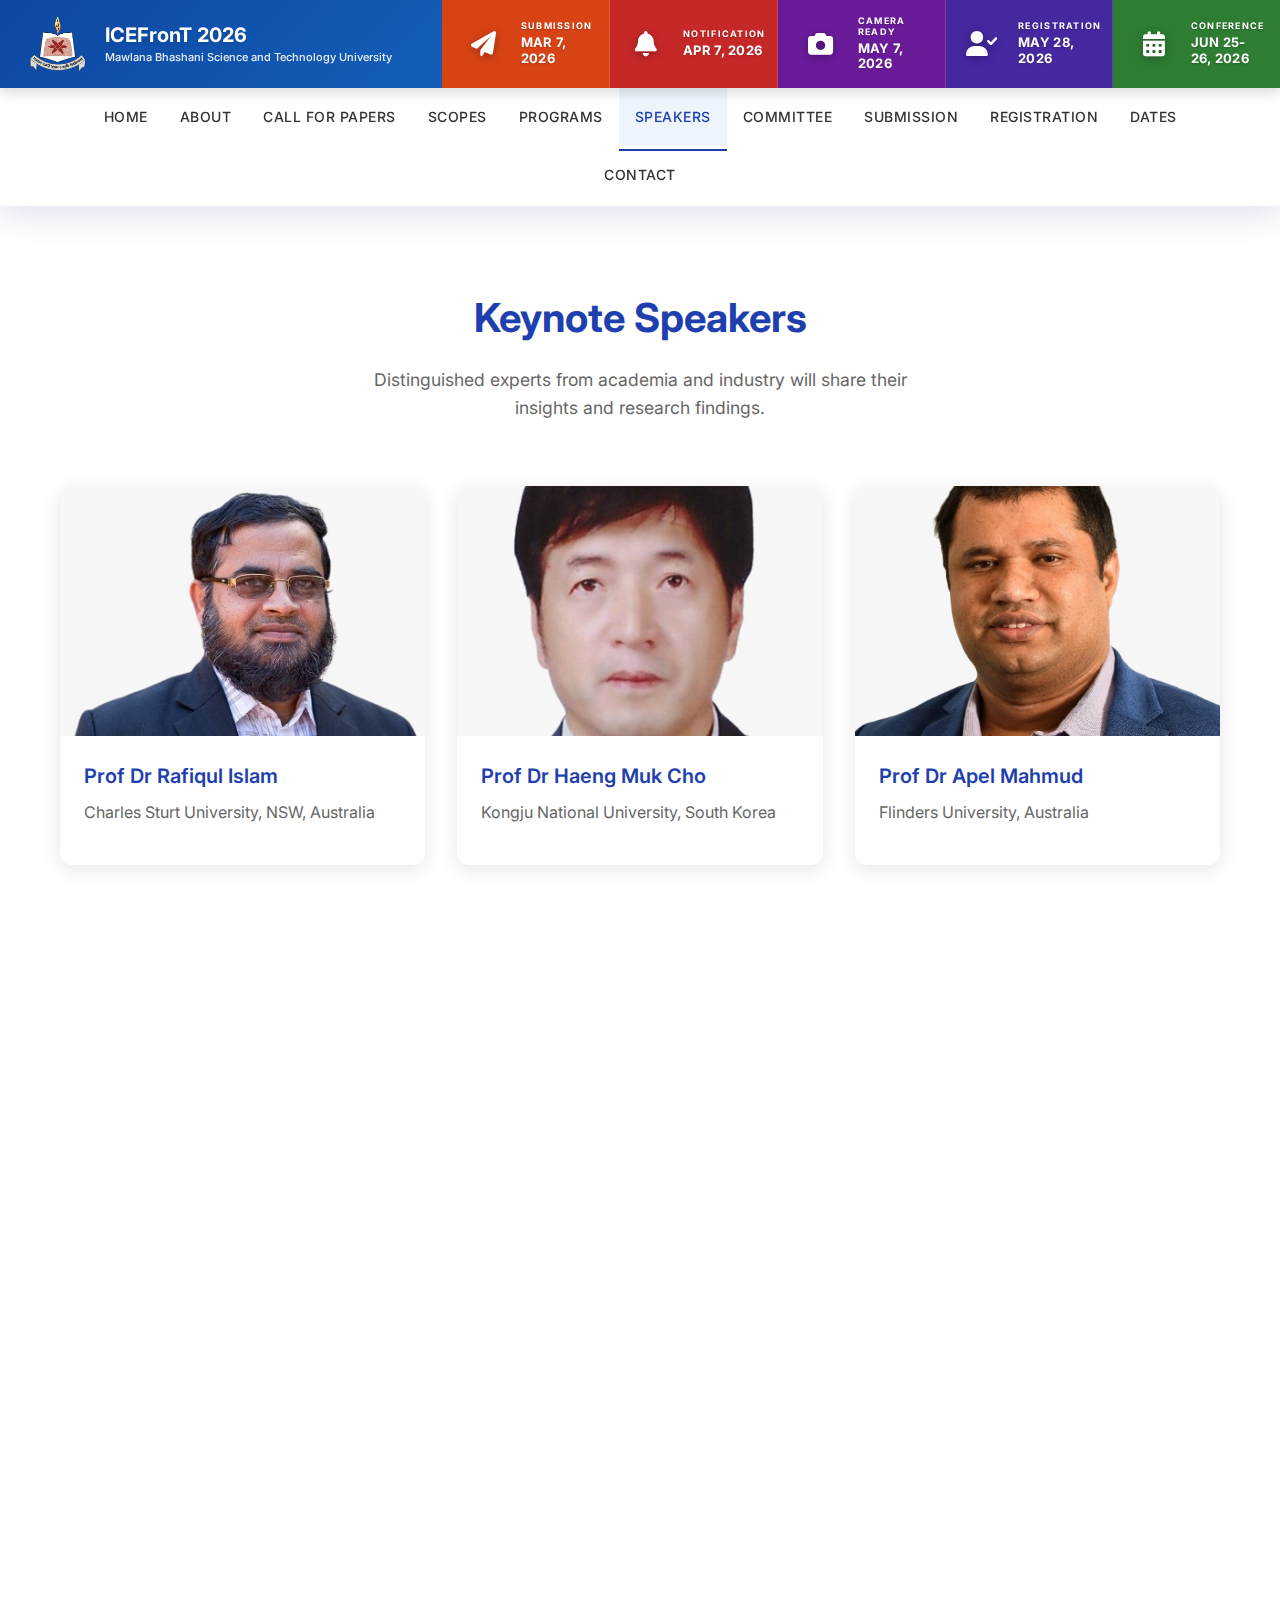
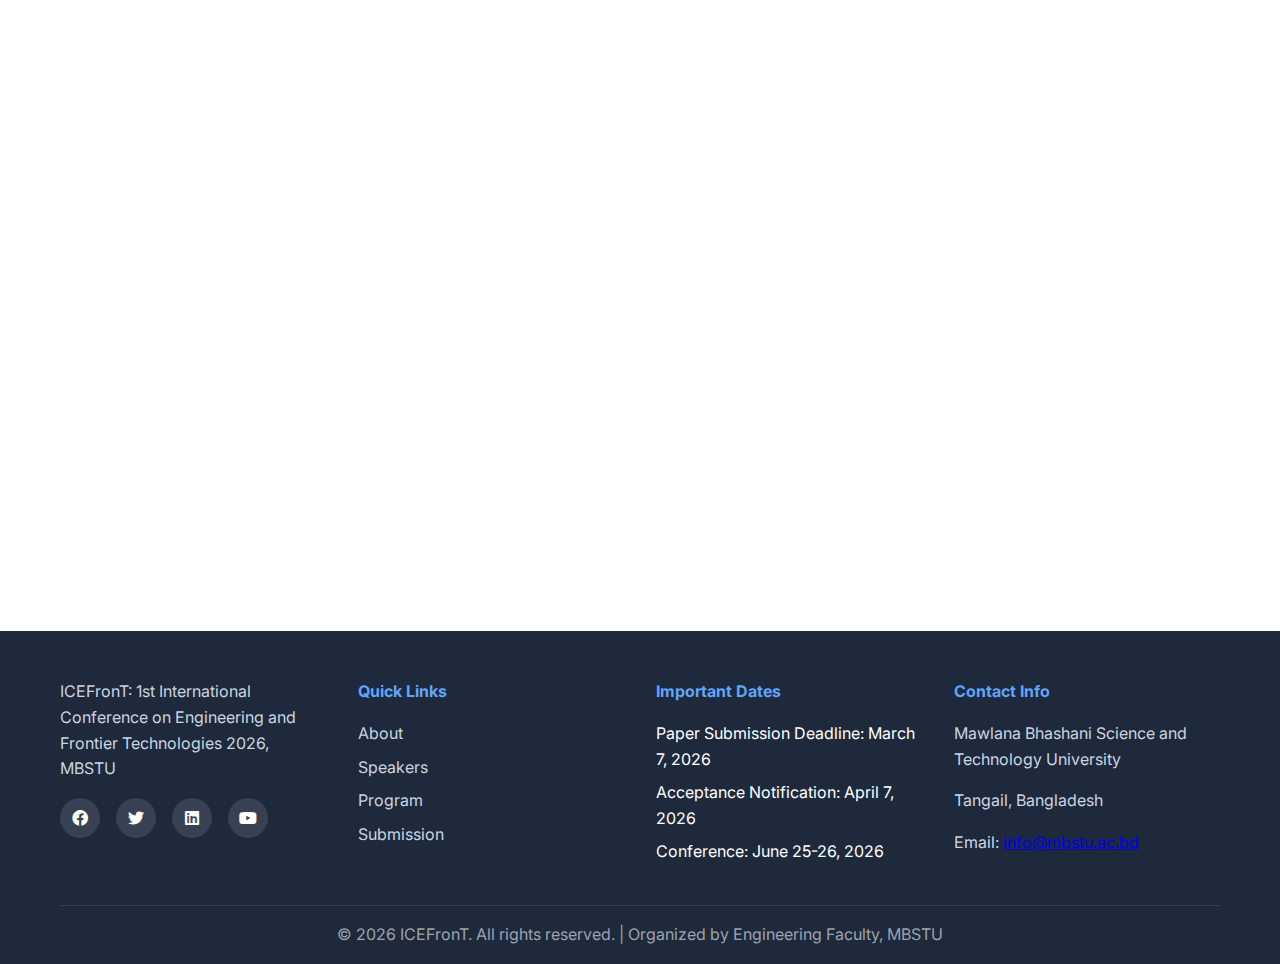
<file: speakers.html>
<!DOCTYPE html>
<html lang="en">
<head>
    <meta charset="UTF-8">
    <meta name="viewport" content="width=device-width, initial-scale=1.0">
    <title>Speakers - ICEFronT</title>
    <link rel="icon" type="image/jpg" href="./public/conference_logo.png"> 
    <link rel="stylesheet" href="conference.css?v=1.8">
    <link href="https://cdnjs.cloudflare.com/ajax/libs/font-awesome/6.0.0/css/all.min.css" rel="stylesheet">
    <link href="https://fonts.googleapis.com/css2?family=Inter:wght@300;400;500;600;700&display=swap" rel="stylesheet">
</head>
<body>
    <div class="top-nav" id="topNav">
        <div class="top-nav-container">
            <div class="brand-section">
                <div class="brand-logos">
                    <img src="public/MBSTU_logo.png" alt="MBSTU Logo" class="top-logo mbstu-logo">
                </div>
                <div class="brand-text">
                    <h1>ICEFronT 2026</h1>
                    <p>Mawlana Bhashani Science and Technology University</p>
                </div>
            </div>
            <div class="dates-banner-inline">
                <div class="date-banner-item submission">
                    <div class="date-icon"><i class="fas fa-paper-plane"></i></div>
                    <div class="date-info">
                        <div class="date-label">SUBMISSION</div>
                        <div class="date-value">MAR 7, 2026</div>
                    </div>
                </div>
                <div class="date-banner-item notification">
                    <div class="date-icon"><i class="fas fa-bell"></i></div>
                    <div class="date-info">
                        <div class="date-label">NOTIFICATION</div>
                        <div class="date-value">APR 7, 2026</div>
                    </div>
                </div>
                <div class="date-banner-item camera-ready">
                    <div class="date-icon"><i class="fas fa-camera"></i></div>
                    <div class="date-info">
                        <div class="date-label">CAMERA READY</div>
                        <div class="date-value">MAY 7, 2026</div>
                    </div>
                </div>
                <div class="date-banner-item registration">
                    <div class="date-icon"><i class="fas fa-user-check"></i></div>
                    <div class="date-info">
                        <div class="date-label">REGISTRATION</div>
                        <div class="date-value">MAY 28, 2026</div>
                    </div>
                </div>
                <div class="date-banner-item conference">
                    <div class="date-icon"><i class="fas fa-calendar-alt"></i></div>
                    <div class="date-info">
                        <div class="date-label">CONFERENCE</div>
                        <div class="date-value">JUN 25-26, 2026</div>
                    </div>
                </div>
            </div>
        </div>
    </div>

    <header class="header" id="secondaryNav">
        <nav class="navbar">
            <div class="nav-container">
                <div class="mobile-dates-ticker">
                    <div class="ticker-wrapper">
                        <div class="ticker-content">
                            <span class="ticker-item"><i class="fas fa-paper-plane"></i> Submission: MAR 7, 2026</span>
                            <span class="ticker-item"><i class="fas fa-bell"></i> Notification: APR 7, 2026</span>
                            <span class="ticker-item"><i class="fas fa-camera"></i> Camera Ready: MAY 7, 2026</span>
                            <span class="ticker-item"><i class="fas fa-user-check"></i> Registration: MAY 28, 2026</span>
                            <span class="ticker-item"><i class="fas fa-calendar-alt"></i> Conference: JUN 25-26, 2026</span>
                            <span class="ticker-item"><i class="fas fa-paper-plane"></i> Submission: MAR 7, 2026</span>
                            <span class="ticker-item"><i class="fas fa-bell"></i> Notification: APR 7, 2026</span>
                            <span class="ticker-item"><i class="fas fa-camera"></i> Camera Ready: MAY 7, 2026</span>
                            <span class="ticker-item"><i class="fas fa-user-check"></i> Registration: MAY 28, 2026</span>
                            <span class="ticker-item"><i class="fas fa-calendar-alt"></i> Conference: JUN 25-26, 2026</span>
                        </div>
                    </div>
                </div>
                <ul class="nav-menu">
                    <li><a href="index.html" class="nav-link">Home</a></li>
                    <li><a href="about.html" class="nav-link">About</a></li>
                    <li><a href="call-for-papers.html" class="nav-link">Call for Papers</a></li>
                    <li><a href="scopes.html" class="nav-link">Scopes</a></li>
                                <li><a href="program.html" class="nav-link">Programs</a></li>
                                            <li><a href="speakers.html" class="nav-link active">Speakers</a></li>
                                                        <li><a href="committee.html" class="nav-link">Committee</a></li>                    <li><a href="submission.html" class="nav-link">Submission</a></li>
                    <li><a href="registration.html" class="nav-link">Registration</a></li>
                    <li><a href="dates.html" class="nav-link">Dates</a></li>
                    <li><a href="contact.html" class="nav-link">Contact</a></li>
                </ul>
                <div class="hamburger">
                    <span class="bar"></span>
                    <span class="bar"></span>
                    <span class="bar"></span>
                </div>
            </div>
        </nav>
    </header>

<section id="speakers" class="speakers">
        <div class="container">
            <div class="section-header">
                <h2>Keynote Speakers</h2>
                <p>Distinguished experts from academia and industry will share their insights and research findings.</p>
            </div>
            <div class="speakers-grid" id="speakersContainer">
                <!-- Speakers will be loaded dynamically -->
            </div>
        </div>
    </section>
    <footer class="footer">
        <div class="container">
            <div class="footer-content">
                <div class="footer-section">
                    <p>ICEFronT: 1st International Conference on Engineering and Frontier Technologies 2026, MBSTU</p>
                    <div class="social-links">
                        <a href="#"><i class="fab fa-facebook"></i></a>
                        <a href="#"><i class="fab fa-twitter"></i></a>
                        <a href="#"><i class="fab fa-linkedin"></i></a>
                        <a href="#"><i class="fab fa-youtube"></i></a>
                    </div>
                </div>
                <div class="footer-section">
                    <h4>Quick Links</h4>
                    <ul>
                        <li><a href="about.html">About</a></li>
                        <li><a href="speakers.html">Speakers</a></li>
                        <li><a href="program.html">Program</a></li>
                        <li><a href="submission.html">Submission</a></li>
                    </ul>
                </div>
                <div class="footer-section">
                    <h4>Important Dates</h4>
                    <ul>
                        <li>Paper Submission Deadline: March 7, 2026</li>
                        <li>Acceptance Notification: April 7, 2026</li>
                        <li>Conference: June 25-26, 2026</li>
                    </ul>
                </div>
                <div class="footer-section">
                    <h4>Contact Info</h4>
                    <p>Mawlana Bhashani Science and Technology University</p>
                    <p>Tangail, Bangladesh</p>
                    <p>Email: <a href="mailto:info@mbstu.ac.bd">info@mbstu.ac.bd</a></p>
                </div>
            </div>
            <div class="footer-bottom">
                <p>&copy; 2026 ICEFronT. All rights reserved. | Organized by Engineering Faculty, MBSTU</p>
            </div>
        </div>
    </footer>

    <script src="conference.js"></script>
</body>
</html>
</file>
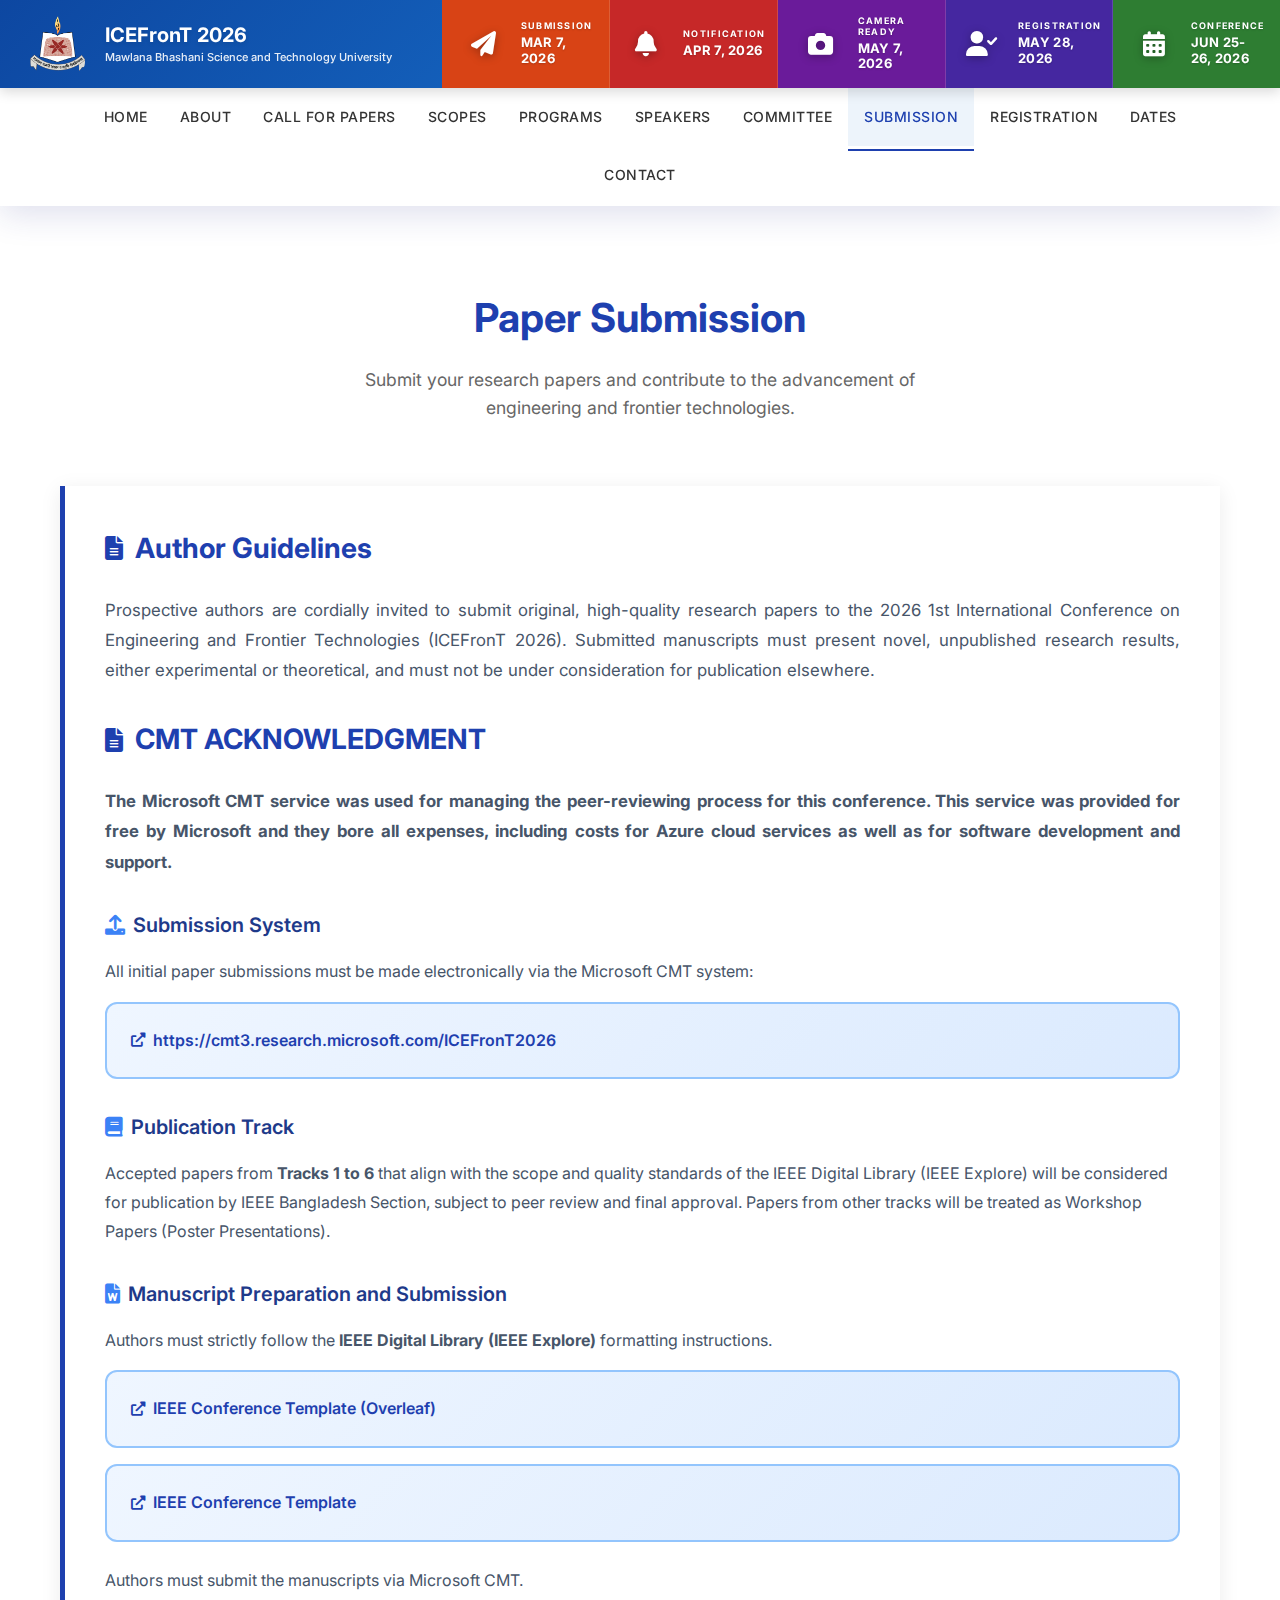
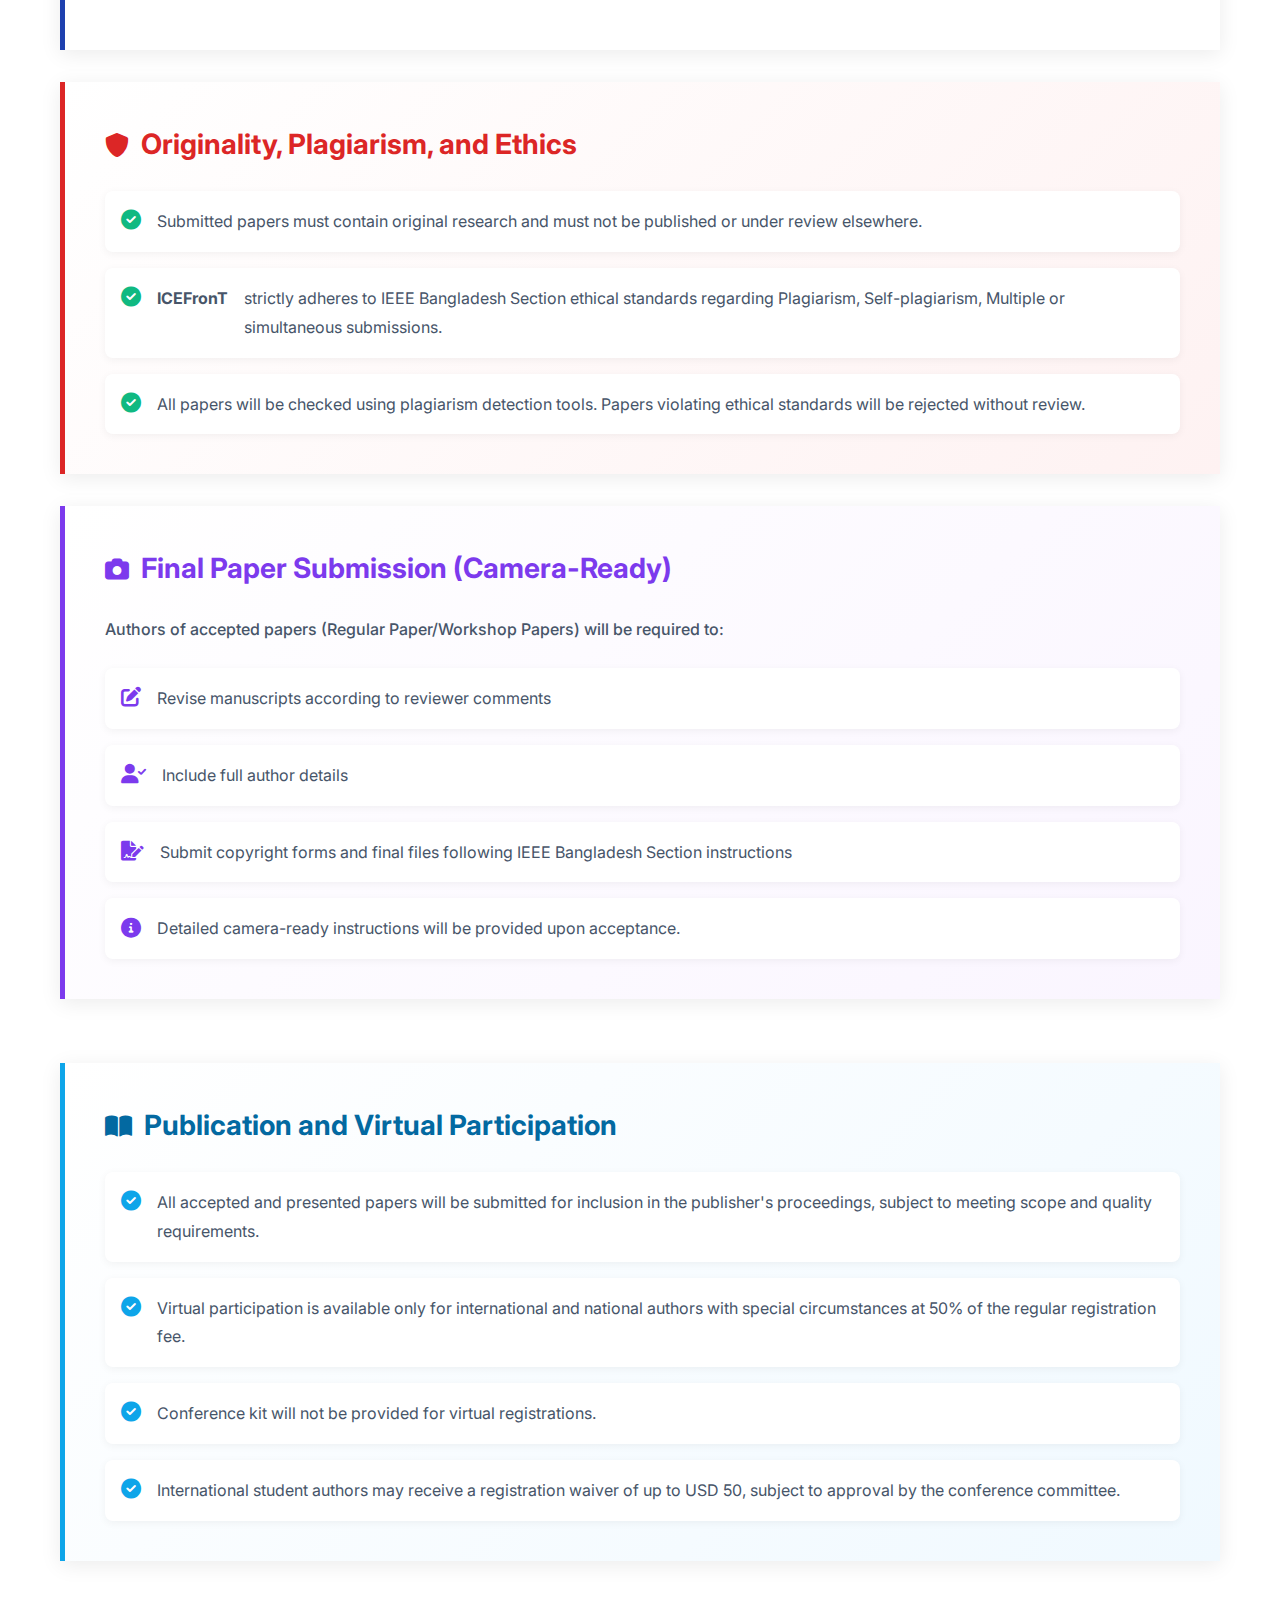
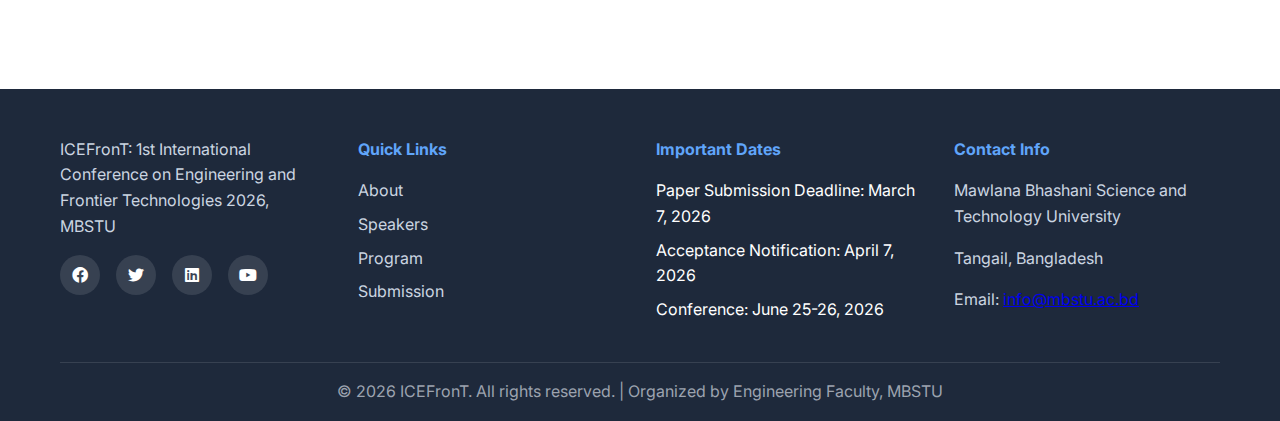
<file: submission.html>
<!DOCTYPE html>
<html lang="en">
<head>
    <meta charset="UTF-8">
    <meta name="viewport" content="width=device-width, initial-scale=1.0">
    <title>Submission - ICEFronT</title>
    <link rel="icon" type="image/jpg" href="./public/conference_logo.png">
    <link rel="stylesheet" href="conference.css?v=1.8">
    <link href="https://cdnjs.cloudflare.com/ajax/libs/font-awesome/6.0.0/css/all.min.css" rel="stylesheet">
    <link href="https://fonts.googleapis.com/css2?family=Inter:wght@300;400;500;600;700&display=swap" rel="stylesheet">
</head>
<body>
    <div class="top-nav" id="topNav">
        <div class="top-nav-container">
            <div class="brand-section">
                <div class="brand-logos">
                    <img src="public/MBSTU_logo.png" alt="MBSTU Logo" class="top-logo mbstu-logo">
                </div>
                <div class="brand-text">
                    <h1>ICEFronT 2026</h1>
                    <p>Mawlana Bhashani Science and Technology University</p>
                </div>
            </div>
            <div class="dates-banner-inline">
                <div class="date-banner-item submission">
                    <div class="date-icon"><i class="fas fa-paper-plane"></i></div>
                    <div class="date-info">
                        <div class="date-label">SUBMISSION</div>
                        <div class="date-value">MAR 7, 2026</div>
                    </div>
                </div>
                <div class="date-banner-item notification">
                    <div class="date-icon"><i class="fas fa-bell"></i></div>
                    <div class="date-info">
                        <div class="date-label">NOTIFICATION</div>
                        <div class="date-value">APR 7, 2026</div>
                    </div>
                </div>
                <div class="date-banner-item camera-ready">
                    <div class="date-icon"><i class="fas fa-camera"></i></div>
                    <div class="date-info">
                        <div class="date-label">CAMERA READY</div>
                        <div class="date-value">MAY 7, 2026</div>
                    </div>
                </div>
                <div class="date-banner-item registration">
                    <div class="date-icon"><i class="fas fa-user-check"></i></div>
                    <div class="date-info">
                        <div class="date-label">REGISTRATION</div>
                        <div class="date-value">MAY 28, 2026</div>
                    </div>
                </div>
                <div class="date-banner-item conference">
                    <div class="date-icon"><i class="fas fa-calendar-alt"></i></div>
                    <div class="date-info">
                        <div class="date-label">CONFERENCE</div>
                        <div class="date-value">JUN 25-26, 2026</div>
                    </div>
                </div>
            </div>
        </div>
    </div>

    <header class="header" id="secondaryNav">
        <nav class="navbar">
            <div class="nav-container">
                <div class="mobile-dates-ticker">
                    <div class="ticker-wrapper">
                        <div class="ticker-content">
                            <span class="ticker-item"><i class="fas fa-paper-plane"></i> Submission: MAR 7, 2026</span>
                            <span class="ticker-item"><i class="fas fa-bell"></i> Notification: APR 7, 2026</span>
                            <span class="ticker-item"><i class="fas fa-camera"></i> Camera Ready: MAY 7, 2026</span>
                            <span class="ticker-item"><i class="fas fa-user-check"></i> Registration: MAY 28, 2026</span>
                            <span class="ticker-item"><i class="fas fa-calendar-alt"></i> Conference: JUN 25-26, 2026</span>
                            <span class="ticker-item"><i class="fas fa-paper-plane"></i> Submission: MAR 7, 2026</span>
                            <span class="ticker-item"><i class="fas fa-bell"></i> Notification: APR 7, 2026</span>
                            <span class="ticker-item"><i class="fas fa-camera"></i> Camera Ready: MAY 7, 2026</span>
                            <span class="ticker-item"><i class="fas fa-user-check"></i> Registration: MAY 28, 2026</span>
                            <span class="ticker-item"><i class="fas fa-calendar-alt"></i> Conference: JUN 25-26, 2026</span>
                        </div>
                    </div>
                </div>
                <ul class="nav-menu">
                    <li><a href="index.html" class="nav-link">Home</a></li>
                    <li><a href="about.html" class="nav-link">About</a></li>
                    <li><a href="call-for-papers.html" class="nav-link">Call for Papers</a></li>
                    <li><a href="scopes.html" class="nav-link">Scopes</a></li>
                                <li><a href="program.html" class="nav-link">Programs</a></li>
                                            <li><a href="speakers.html" class="nav-link">Speakers</a></li>
                                                        <li><a href="committee.html" class="nav-link">Committee</a></li>                    <li><a href="submission.html" class="nav-link active">Submission</a></li>
                    <li><a href="registration.html" class="nav-link">Registration</a></li>
                    <li><a href="dates.html" class="nav-link">Dates</a></li>
                    <li><a href="contact.html" class="nav-link">Contact</a></li>
                </ul>
                <div class="hamburger">
                    <span class="bar"></span>
                    <span class="bar"></span>
                    <span class="bar"></span>
                </div>
            </div>
        </nav>
    </header>

<section id="submission" class="submission">
        <div class="container">
            <div class="section-header">
                <h2>Paper Submission</h2>
                <p>Submit your research papers and contribute to the advancement of engineering and frontier technologies.</p>
            </div>

            <!-- Author Guidelines -->
            <div class="submission-guidelines">
                <div class="guideline-box">
                    <h3><i class="fas fa-file-alt"></i> Author Guidelines</h3>
                    <p class="guideline-intro">Prospective authors are cordially invited to submit original, high-quality research papers to the 2026 1st International Conference on Engineering and Frontier Technologies (ICEFronT 2026). Submitted manuscripts must present novel, unpublished research results, either experimental or theoretical, and must not be under consideration for publication elsewhere.</p>
                    
            <!-- CMT Acknowledgements -->
     
                  <h3><i class="fas fa-file-alt"></i> CMT ACKNOWLEDGMENT</h3>
<blockquote>
    <p class="guideline-intro"><strong>
        The Microsoft CMT service was used for managing the peer-reviewing process for this conference. 
        This service was provided for free by Microsoft and they bore all expenses, including costs for 
        Azure cloud services as well as for software development and support.
    </strong></p>
</blockquote>

                    
                    <div class="guideline-section">
                        <h4><i class="fas fa-upload"></i> Submission System</h4>
                        <p>All initial paper submissions must be made electronically via the Microsoft CMT system:</p>
                        <div class="submission-link-box">
                            <a href="https://cmt3.research.microsoft.com/ICEFronT2026" target="_blank" class="submission-link">
                                <i class="fas fa-external-link-alt"></i> https://cmt3.research.microsoft.com/ICEFronT2026
                            </a>
                        </div>
                    </div>

                    <div class="guideline-section">
                        <h4><i class="fas fa-book"></i> Publication Track</h4>
                        <p>Accepted papers from <strong>Tracks 1 to 6</strong> that align with the scope and quality standards of the IEEE Digital Library (IEEE Explore) will be considered for publication by IEEE Bangladesh Section, subject to peer review and final approval. Papers from other tracks will be treated as Workshop Papers (Poster Presentations).</p>
                    </div>

                    <div class="guideline-section">
                        <h4><i class="fas fa-file-word"></i> Manuscript Preparation and Submission</h4>
                        <p>Authors must strictly follow the <strong> IEEE Digital Library (IEEE Explore)</strong> formatting instructions.</p>
                        <div class="submission-link-box" style="margin-top: 1rem;">
                            <a href="https://www.overleaf.com/latex/templates/ieee-conference-template/grfzhhncsfqn" target="_blank" class="submission-link">
                                <i class="fas fa-external-link-alt"></i> IEEE Conference Template (Overleaf)
                            </a>
                        </div>
                        <div class="submission-link-box" style="margin-top: 1rem;">
                            <a href="https://www.ieee.org/conferences/publishing/templates" target="_blank" class="submission-link">
                                <i class="fas fa-external-link-alt"></i> IEEE Conference Template
                            </a>
                        </div>
                        <p style="margin-top: 1.5rem;">Authors must submit the manuscripts via Microsoft CMT.</p>
                    </div>
                </div>

                <div class="guideline-box ethics-box">
                    <h3><i class="fas fa-shield-alt"></i> Originality, Plagiarism, and Ethics</h3>
                    <ul class="ethics-list">
                        <li><i class="fas fa-check-circle"></i> Submitted papers must contain original research and must not be published or under review elsewhere.</li>
                        <li><i class="fas fa-check-circle"></i> <strong>ICEFronT</strong> strictly adheres to IEEE Bangladesh Section ethical standards regarding Plagiarism, Self-plagiarism, Multiple or simultaneous submissions.</li>
                        <li><i class="fas fa-check-circle"></i> All papers will be checked using plagiarism detection tools. Papers violating ethical standards will be rejected without review.</li>
                    </ul>
                </div>

                <div class="guideline-box camera-ready-box">
                    <h3><i class="fas fa-camera"></i> Final Paper Submission (Camera-Ready)</h3>
                    <p>Authors of accepted papers (Regular Paper/Workshop Papers) will be required to:</p>
                    <ul class="camera-ready-list">
                        <li><i class="fas fa-edit"></i> Revise manuscripts according to reviewer comments</li>
                        <li><i class="fas fa-user-check"></i> Include full author details</li>
                        <li><i class="fas fa-file-signature"></i> Submit copyright forms and final files following IEEE Bangladesh Section instructions</li>
                        <li><i class="fas fa-info-circle"></i> Detailed camera-ready instructions will be provided upon acceptance.</li>
                    </ul>
                </div>
            </div>

            <!-- Publication and Virtual Participation -->
            <div class="submission-info-box">
                <h3><i class="fas fa-book-open"></i> Publication and Virtual Participation</h3>
                <ul class="info-list">
                    <li><i class="fas fa-check-circle"></i> All accepted and presented papers will be submitted for inclusion in the publisher's proceedings, subject to meeting scope and quality requirements.</li>
                    <li><i class="fas fa-check-circle"></i> Virtual participation is available only for international and national authors with special circumstances at 50% of the regular registration fee.</li>
                    <li><i class="fas fa-check-circle"></i> Conference kit will not be provided for virtual registrations.</li>
                    <li><i class="fas fa-check-circle"></i> International student authors may receive a registration waiver of up to USD 50, subject to approval by the conference committee.</li>
                </ul>
            </div>

            <!-- Submission Form -->
            <!--<div class="submission-form-container">-->
            <!--    <h3>Submit Your Paper</h3>-->
            <!--    <form id="paperSubmissionForm">-->
            <!--        <div class="form-group">-->
            <!--            <label for="title">Paper Title *</label>-->
            <!--            <input type="text" id="title" name="title" required>-->
            <!--        </div>-->
            <!--        <div class="form-group">-->
            <!--            <label for="authors">Authors *</label>-->
            <!--            <textarea id="authors" name="authors" rows="3" required></textarea>-->
            <!--        </div>-->
            <!--        <div class="form-group">-->
            <!--            <label for="abstract">Abstract *</label>-->
            <!--            <textarea id="abstract" name="abstract" rows="5" required></textarea>-->
            <!--        </div>-->
            <!--        <div class="form-group">-->
            <!--            <label for="keywords">Keywords</label>-->
            <!--            <input type="text" id="keywords" name="keywords" placeholder="Separate keywords with commas">-->
            <!--        </div>-->
            <!--        <div class="form-group">-->
            <!--            <label for="category">Category *</label>-->
            <!--            <select id="category" name="category" required>-->
            <!--                <option value="">Select Category</option>-->
            <!--                <option value="computational-intelligence">Computational Intelligence</option>-->
            <!--                <option value="cognitive-systems">Cognitive Systems</option>-->
            <!--                <option value="machine-learning">Machine Learning</option>-->
            <!--                <option value="neural-networks">Neural Networks</option>-->
            <!--                <option value="iot-smart-systems">IoT & Smart Systems</option>-->
            <!--                <option value="quantum-computing">Quantum Computing</option>-->
            <!--                <option value="other">Other</option>-->
            <!--            </select>-->
            <!--        </div>-->
            <!--        <div class="form-group">-->
            <!--            <label for="file">Upload Paper (PDF) *</label>-->
            <!--            <input type="file" id="file" name="file" accept=".pdf" required>-->
            <!--        </div>-->
            <!--        <button type="submit" class="btn btn-primary">Submit Paper</button>-->
            <!--    </form>-->
            <!--</div>-->
        </div>
    </section>
    <footer class="footer">
        <div class="container">
            <div class="footer-content">
                <div class="footer-section">
                    <p>ICEFronT: 1st International Conference on Engineering and Frontier Technologies 2026, MBSTU</p>
                    <div class="social-links">
                        <a href="#"><i class="fab fa-facebook"></i></a>
                        <a href="#"><i class="fab fa-twitter"></i></a>
                        <a href="#"><i class="fab fa-linkedin"></i></a>
                        <a href="#"><i class="fab fa-youtube"></i></a>
                    </div>
                </div>
                <div class="footer-section">
                    <h4>Quick Links</h4>
                    <ul>
                        <li><a href="about.html">About</a></li>
                        <li><a href="speakers.html">Speakers</a></li>
                        <li><a href="program.html">Program</a></li>
                        <li><a href="submission.html">Submission</a></li>
                    </ul>
                </div>
                <div class="footer-section">
                    <h4>Important Dates</h4>
                    <ul>
                        <li>Paper Submission Deadline: March 7, 2026</li>
                        <li>Acceptance Notification: April 7, 2026</li>
                        <li>Conference: June 25-26, 2026</li>
                    </ul>
                </div>
                <div class="footer-section">
                    <h4>Contact Info</h4>
                    <p>Mawlana Bhashani Science and Technology University</p>
                    <p>Tangail, Bangladesh</p>
                    <p>Email: <a href="mailto:info@mbstu.ac.bd">info@mbstu.ac.bd</a></p>
                </div>
            </div>
            <div class="footer-bottom">
                <p>&copy; 2026 ICEFronT. All rights reserved. | Organized by Engineering Faculty, MBSTU</p>
            </div>
        </div>
    </footer>

    <script src="conference.js"></script>
</body>
</html>
</file>
<file: conference.css>
/* Reset and Base Styles */
* {
    margin: 0;
    padding: 0;
    box-sizing: border-box;
}

body {
    font-family: 'Inter', sans-serif;
    line-height: 1.6;
    color: #333;
    overflow-x: hidden;
}

.container {
    max-width: 1200px;
    margin: 0 auto;
    padding: 0 20px;
}

/* Top Navigation Bar (Logos + Title + Dates) */
.top-nav {
    background: linear-gradient(135deg, #0d47a1 0%, #1565c0 50%, #1976d2 100%);
    box-shadow: 0 4px 12px rgba(0,0,0,0.15);
    position: sticky;
    top: 0;
    z-index: 1001;
}

.top-nav-container {
    display: flex;
    align-items: center;
    justify-content: space-between;
    margin: 0 auto;
    padding: 0;
    gap: 20px;
}

/* Brand Section (Logos + Title) */
.brand-section {
    display: flex;
    align-items: center;
    gap: 20px;
    padding: 15px 30px;
    /* background: rgba(255, 255, 255, 0.05); */
    /* border-right: 1px solid rgba(255, 255, 255, 0.1); */
}

.brand-logos {
    display: flex;
    align-items: center;
    gap: 15px;
}

.top-logo {
    height: 55px;
    width: auto;
    border-radius: 8px;
    transition: transform 0.3s ease;
}

.top-logo:hover {
    transform: scale(1.05);
}

.brand-text {
    display: flex;
    flex-direction: column;
    gap: 4px;
}

.brand-text h1 {
    font-size: 24px;
    font-weight: 700;
    color: #ffffff;
    margin: 0;
    line-height: 1.2;
    text-shadow: 0 2px 4px rgba(0,0,0,0.1);
}

.brand-text p {
    font-size: 12px;
    color: rgba(255, 255, 255, 0.9);
    margin: 0;
    line-height: 1.2;
    font-weight: 500;
}

/* Dates Banner Inline */
.dates-banner-inline {
    display: flex;
    align-items: stretch;
    flex: 1;
    overflow-x: auto;
    scrollbar-width: none;
}

.dates-banner-inline::-webkit-scrollbar {
    display: none;
}

.date-banner-item {
    flex: 1;
    display: flex;
    align-items: center;
    justify-content: center;
    gap: 12px;
    padding: 18px 20px;
    position: relative;
    transition: all 0.3s ease;
    cursor: pointer;
    min-width: 160px;
    border-right: 1px solid rgba(255,255,255,0.15);
    overflow: hidden;
}

.date-banner-item:last-child {
    border-right: none;
}

.date-banner-item::before {
    content: '';
    position: absolute;
    top: -3px;
    left: -3px;
    right: -3px;
    bottom: -3px;
    background: linear-gradient(45deg, 
        rgba(255, 255, 255, 0.9), 
        rgba(255, 215, 0, 0.9),
        rgba(255, 255, 255, 0.9),
        rgba(255, 215, 0, 0.9),
        rgba(255, 255, 255, 0.9)
    );
    background-size: 400% 400%;
    border-radius: inherit;
    opacity: 0;
    z-index: -1;
    filter: blur(10px);
    transition: opacity 0.4s ease;
}

.date-banner-item::after {
    content: '';
    position: absolute;
    top: 0;
    left: 0;
    right: 0;
    bottom: 0;
    background: inherit;
    z-index: -1;
}

.date-banner-item:hover::before {
    opacity: 1;
    animation: glowingBorder 3s linear infinite;
}

@keyframes glowingBorder {
    0% {
        background-position: 0% 50%;
        filter: blur(10px) brightness(1.3);
    }
    25% {
        background-position: 100% 50%;
        filter: blur(12px) brightness(1.5);
    }
    50% {
        background-position: 100% 100%;
        filter: blur(10px) brightness(1.3);
    }
    75% {
        background-position: 0% 100%;
        filter: blur(12px) brightness(1.5);
    }
    100% {
        background-position: 0% 50%;
        filter: blur(10px) brightness(1.3);
    }
}

.date-banner-item:hover {
    transform: translateY(-2px) scale(1.02);
    box-shadow: 0 10px 30px rgba(0, 0, 0, 0.4);
    z-index: 10;
}

/* Professional Color Scheme with High Contrast */
.date-banner-item.submission {
    background: #D84315;
    color: #FFFFFF;
}

.date-banner-item.notification {
    background: #C62828;
    color: #FFFFFF;
}

.date-banner-item.camera-ready {
    background: #6A1B9A;
    color: #FFFFFF;
}

.date-banner-item.registration {
    background: #4527A0;
    color: #FFFFFF;
}

.date-banner-item.conference {
    background: #2E7D32;
    color: #FFFFFF;
}

/* Date Banner Icons - White icons without background */
.dates-banner-inline .date-icon {
    font-size: 25px;
    opacity: 1;
    display: flex;
    align-items: center;
    justify-content: center;
    color: #FFFFFF;
    background: transparent;
}

.dates-banner-inline .date-icon i {
    color: #FFFFFF;
    filter: drop-shadow(0 2px 4px rgba(0,0,0,0.3));
}

.date-info {
    display: flex;
    flex-direction: column;
    gap: 3px;
}

.date-banner-item .date-label {
    font-size: 10px;
    font-weight: 700;
    letter-spacing: 1.3px;
    text-transform: uppercase;
    opacity: 1;
    line-height: 1.2;
    text-shadow: 0 1px 2px rgba(0,0,0,0.2);
}

.date-banner-item .date-value {
    font-size: 14px;
    font-weight: 700;
    letter-spacing: 0.3px;
    line-height: 1.2;
    text-shadow: 0 1px 2px rgba(0,0,0,0.2);
}

/* Secondary Navigation Bar (Sticky Links) */
.header {
    position: sticky;
    top: 85px; /* Position after top-nav (logo height 55px + padding 15px top + 15px bottom) */
    width: 100%;
    background-color: white;
    /* background: rgba(255, 255, 255, 0.15);
    backdrop-filter: blur(25px);
    -webkit-backdrop-filter: blur(25px);
    z-index: 1000; */
    box-shadow: 0 8px 32px 0 rgba(31, 38, 135, 0.15);
    border-bottom: 1px solid rgba(255, 255, 255, 0.18);
    transition: all 0.3s ease;
    z-index: 1000;
}

.header.scrolled {
    box-shadow: 0 4px 16px rgba(0, 0, 0, 0.15);
}

.navbar {
    padding: 0;
}

/* Prevent anchor overlap under fixed header */
section {
    scroll-margin-top: 140px;
}

#home {
    scroll-margin-top: 0;
    margin-top: 0;
}

#about {
    scroll-margin-top: 140px;
}

.nav-container {
    max-width: 1600px;
    margin: 0 auto;
    padding: 0 60px;
    display: flex;
    justify-content: center;
    align-items: center;
    position: relative;
}

/* Mobile Dates Ticker - Hidden by default */
.mobile-dates-ticker {
    display: none;
}

.nav-menu {
    display: flex;
    gap: 0;
    list-style: none;
    justify-content: center;
    flex-wrap: wrap;
}

.nav-menu li {
    position: relative;
}

.nav-link {
    display: block;
    color: #1a237e;
    text-decoration: none;
    font-weight: 600;
    font-size: 14px;
    transition: all 0.3s ease;
    position: relative;
    padding: 18px 16px;
    text-transform: uppercase;
    letter-spacing: 0.5px;
}

.nav-link:hover,
.nav-link.active {
    color: #1976d2;
    background: rgba(25, 118, 210, 0.08);
}

.nav-item .submenu {
    position: absolute;
    display: none;
    background: #ffffff;
    border: 1px solid #e5e7eb;
    border-radius: 8px;
    box-shadow: 0 10px 15px rgba(0, 0, 0, 0.15);
    margin-top: 0.5rem;
    padding: 0.5rem 0;
    z-index: 1000;
}
.nav-item:hover .submenu { display: block; }
.submenu li { list-style: none; }
.submenu a {
    display: block;
    padding: 0.5rem 1rem;
    color: #1f2937;
    text-decoration: none;
}
.submenu a:hover { background: #f3f4f6; }

/* Committee */
.committee {
    background: #f8fafc;
}

.committee-tabs {
    display: flex;
    justify-content: center;
    flex-wrap: wrap;
    gap: 1rem;
    margin-bottom: 3rem;
    padding: 0 1rem;
}

.committee-tab-btn {
    padding: 12px 24px;
    border: 2px solid #e5e7eb;
    background: white;
    color: #666;
    border-radius: 8px;
    cursor: pointer;
    transition: all 0.3s ease;
    font-weight: 500;
    font-size: 0.95rem;
    white-space: nowrap;
}

.committee-tab-btn.active,
.committee-tab-btn:hover {
    border-color: #1e40af;
    background: #1e40af;
    color: white;
}

.committee-content {
    position: relative;
}

.committee-content .committee-group {
    display: none;
}

.committee-content .committee-group.active {
    display: block;
    animation: fadeIn 0.4s ease;
}

@keyframes fadeIn {
    from {
        opacity: 0;
        transform: translateY(10px);
    }
    to {
        opacity: 1;
        transform: translateY(0);
    }
}

.committee .committee-group h3 { 
    color: #1e40af; 
    margin-bottom: 1.5rem;
    font-size: 1.75rem;
    font-weight: 700;
    border-bottom: 3px solid #1e40af;
    padding-bottom: 0.5rem;
}

.committee .committee-list,
.advisory-committee-list { 
    display: grid; 
    grid-template-columns: repeat(auto-fit, minmax(280px, 1fr)); 
    gap: 2rem;
}


.committee-card { 
    background: white; 
    border-radius: 12px; 
    overflow: hidden;
    box-shadow: 0 4px 20px rgba(0, 0, 0, 0.1);
    transition: transform 0.3s ease;
    display: flex;
    flex-direction: column;
}

.committee-icon {
    width: 100%;
    height: 250px;
    background: linear-gradient(135deg, #1e40af, #3b82f6);
    display: flex;
    align-items: center;
    justify-content: center;
    color: white;
    font-size: 4rem;
    overflow: hidden;
    transition: all 0.3s ease;
}

.committee-icon img {
    width: 100%;
    height: 100%;
    object-fit: cover;
    object-position: center;
}

.committee-icon i {
    font-size: 4rem;
    color: white;
}



.committee-info {
    padding: 1.5rem;
}


.committee-info .name { 
    font-weight: 700;
    font-size: 1.1rem;
    color: #1e293b;
    margin-bottom: 0.75rem;
    line-height: 1.4;
}

.committee-info .affiliation { 
    color: #64748b; 
    font-size: 0.95rem;
    line-height: 1.5;
    display: flex;
    align-items: flex-start;
    gap: 0.5rem;
}

.committee-info .affiliation::before {
    content: '📍';
    font-size: 0.9rem;
    margin-top: 0.1rem;
    flex-shrink: 0;
}

.committee-info .role { 
    font-size: 0.9rem; 
    color: #1e40af;
    font-weight: 600;
    margin-top: 0.75rem;
    padding: 0.25rem 0.75rem;
    background: #eff6ff;
    border-radius: 6px;
    display: inline-block;
}

/* Responsive Design for Top Navigation */
@media (max-width: 1400px) {
    .header {
        top: 85px;
    }
    
    .brand-text h1 {
        font-size: 20px;
    }
    
    .brand-text p {
        font-size: 11px;
    }
    
    .date-banner-item {
        padding: 16px 18px;
        min-width: 140px;
    }
    
    .date-icon {
        font-size: 24px;
    }
    
    .date-banner-item .date-label {
        font-size: 9px;
    }
    
    .date-banner-item .date-value {
        font-size: 13px;
    }
}

@media (max-width: 1200px) {
    .header {
        top: 150px; 
    }
    
    .top-nav-container {
        flex-direction: column;
        gap: 0;
    }
    
    .brand-section {
        width: 100%;
        justify-content: center;
        border-right: none;
        border-bottom: 1px solid rgba(255, 255, 255, 0.1);
        padding: 20px;
    }
    
    .dates-banner-inline {
        width: 100%;
    }
    
    .nav-link {
        padding: 16px 20px;
        font-size: 13px;
    }
}

@media (max-width: 1200px) {
    .header {
        top: 85px;
    }
    
    .brand-section {
        flex-direction: column;
        text-align: center;
        gap: 15px;
        padding: 20px 15px;
    }
    
    .brand-logos {
        gap: 20px;
    }
    
    .top-logo {
        height: 45px;
    }
    
    .brand-text h1 {
        font-size: 18px;
    }
    
    .brand-text p {
        font-size: 10px;
    }
    
    .dates-banner-inline {
        overflow-x: auto;
        -webkit-overflow-scrolling: touch;
        scroll-snap-type: x mandatory;
    }
    
    .date-banner-item {
        flex-direction: column;
        text-align: center;
        gap: 8px;
        padding: 15px;
        min-width: 120px;
        scroll-snap-align: start;
    }
    
    .date-icon {
        font-size: 22px;
    }
    
    .date-info {
        gap: 4px;
    }
    
    .date-banner-item .date-label {
        font-size: 8px;
        letter-spacing: 1px;
    }
    
    .date-banner-item .date-value {
        font-size: 11px;
    }
    
    .nav-link {
        padding: 14px 16px;
        font-size: 12px;
    }
    
    section {
        scroll-margin-top: 160px;
    }
}

@media (max-width: 480px) {
    /* Extra compact for small phones */
    .brand-section {
        padding: 8px 12px;
        gap: 8px;
    }
    
    .top-logo {
        height: 35px;
    }
    
    .brand-text h1 {
        font-size: 13px;
    }
    
    .brand-text p {
        font-size: 8px;
    }
    
    .header {
        top: 51px;
    }
    
    .nav-menu {
        top: 106px;
        height: calc(100vh - 110px);
    }
    
    .nav-link {
        padding: 14px 20px;
        font-size: 14px;
    }
    
    section {
        scroll-margin-top: 120px;
    }
}

/* Responsive adjustments for committee cards */
@media (max-width: 1024px) {
    .committee .committee-list,
    .advisory-committee-list {
        grid-template-columns: repeat(auto-fill, minmax(250px, 1fr));
        gap: 1.25rem;
    }
}

@media (max-width: 836px) {
    .committee .committee-list,
    .advisory-committee-list {
        grid-template-columns: repeat(auto-fill, minmax(220px, 1fr));
        gap: 1rem;
    }
    
    .committee .committee-group h3 {
        font-size: 1.5rem;
    }
    
    .committee-card {
        padding: 1.25rem;
    }
    
    .committee-card .name {
        font-size: 1.05rem;
    }
}

@media (max-width: 480px) {
    .committee .committee-list,
    .advisory-committee-list {
        grid-template-columns: 1fr;
        gap: 1rem;
    }
    
    .committee .committee-group h3 {
        font-size: 1.35rem;
    }
    
    .committee-card {
        padding: 1rem;
    }
    
    .committee-card .name {
        font-size: 1rem;
    }
    
    .committee-card .affiliation {
        font-size: 0.9rem;
    }
}

/* Advisory Committee Member Card Styles */
.advisory-committee-member {
    background: white;
    border-radius: 12px;
    overflow: hidden;
    box-shadow: 0 4px 20px rgba(0, 0, 0, 0.1);
    transition: transform 0.3s ease;
    display: flex;
    flex-direction: column;
}

.advisory-committee-member:hover {
    transform: translateY(-5px);
}

.advisory-committee-member .member-icon {
    width: 100%;
    height: 250px;
    background: linear-gradient(135deg, #1e40af, #3b82f6);
    display: flex;
    align-items: center;
    justify-content: center;
    color: white;
    font-size: 4rem;
    overflow: hidden;
}

.advisory-committee-member .member-icon img {
    width: 100%;
    height: 100%;
    object-fit: cover;
    object-position: center;
}

.advisory-committee-member .member-icon i {
    font-size: 4rem;
    color: white;
}

.advisory-committee-member .member-info {
    padding: 1.5rem;
}

.advisory-committee-member .member-info h4 {
    font-weight: 700;
    font-size: 1.1rem;
    color: #1e293b;
    margin-bottom: 0.75rem;
    line-height: 1.4;
}

.advisory-committee-member .member-info p {
    color: #64748b;
    font-size: 0.95rem;
    line-height: 1.5;
    display: flex;
    align-items: flex-start;
    gap: 0.5rem;
}

.advisory-committee-member .member-info p::before {
    content: '📍';
    font-size: 0.9rem;
    margin-top: 0.1rem;
    flex-shrink: 0;
}

/* Pagination Controls */
.pagination-container {
    display: flex;
    justify-content: center;
    align-items: center;
    gap: 2rem;
    margin-top: 3rem;
    padding: 1.5rem;
}

.pagination-btn {
    display: flex;
    align-items: center;
    gap: 0.5rem;
    padding: 12px 24px;
    background: linear-gradient(135deg, #1e40af 0%, #3b82f6 100%);
    color: white;
    border: none;
    border-radius: 8px;
    cursor: pointer;
    font-weight: 600;
    font-size: 0.95rem;
    transition: all 0.3s ease;
    box-shadow: 0 4px 15px rgba(30, 64, 175, 0.3);
}

.pagination-btn:hover:not(:disabled) {
    transform: translateY(-2px);
    box-shadow: 0 6px 20px rgba(59, 130, 246, 0.4);
}

.pagination-btn:disabled {
    background: #e5e7eb;
    color: #9ca3af;
    cursor: not-allowed;
    box-shadow: none;
}

.pagination-info {
    font-size: 1rem;
    font-weight: 600;
    color: #374151;
}

.pagination-info span {
    color: #1e40af;
    font-size: 1.1rem;
}

/* Reviewers Section */
.reviewers {
    background: #f8fafc;
}

.reviewers-tabs {
    display: flex;
    justify-content: center;
    flex-wrap: wrap;
    gap: 1rem;
    margin-bottom: 3rem;
    padding: 0 1rem;
}

.reviewers-tab-btn {
    padding: 12px 24px;
    border: 2px solid #e5e7eb;
    background: white;
    color: #666;
    border-radius: 8px;
    cursor: pointer;
    transition: all 0.3s ease;
    font-weight: 500;
    font-size: 0.95rem;
    white-space: nowrap;
}

.reviewers-tab-btn.active,
.reviewers-tab-btn:hover {
    border-color: #1e40af;
    background: #1e40af;
    color: white;
}

.reviewers-content {
    position: relative;
}

.reviewers-content .reviewers-group {
    display: none;
}

.reviewers-content .reviewers-group.active {
    display: block;
    animation: fadeIn 0.4s ease;
}

.reviewers-grid {
    display: grid;
    grid-template-columns: repeat(auto-fit, minmax(280px, 1fr));
    gap: 2rem;
}

.reviewer-card {
    background: white;
    border-radius: 12px;
    overflow: hidden;
    box-shadow: 0 4px 20px rgba(0, 0, 0, 0.1);
    transition: transform 0.3s ease;
    display: flex;
    flex-direction: column;
}

.reviewer-card:hover {
    transform: translateY(-5px);
}

.reviewer-icon {
    width: 100%;
    height: 250px;
    background: linear-gradient(135deg, #1e40af, #3b82f6);
    display: flex;
    align-items: center;
    justify-content: center;
    color: white;
    font-size: 4rem;
    overflow: hidden;
    transition: all 0.3s ease;
}

.reviewer-icon img {
    width: 100%;
    height: 100%;
    object-fit: cover;
    object-position: center;
}

.reviewer-icon i {
    font-size: 4rem;
    color: white;
}

.reviewer-info {
    padding: 1.5rem;
}

.reviewer-info .name {
    font-weight: 700;
    font-size: 1.1rem;
    color: #1e293b;
    margin-bottom: 0.75rem;
    line-height: 1.4;
}

.reviewer-info .affiliation {
    color: #64748b;
    font-size: 0.95rem;
    line-height: 1.5;
    display: flex;
    align-items: flex-start;
    gap: 0.5rem;
    margin-bottom: 0.5rem;
}

.reviewer-info .affiliation::before {
    content: '📍';
    font-size: 0.9rem;
    margin-top: 0.1rem;
    flex-shrink: 0;
}

.reviewer-info .email {
    color: #1e40af;
    font-size: 0.85rem;
    word-break: break-word;
    display: flex;
    align-items: flex-start;
    gap: 0.5rem;
    margin-top: 0.5rem;
}

.reviewer-info .email::before {
    content: '✉️';
    font-size: 0.9rem;
    margin-top: 0.1rem;
    flex-shrink: 0;
}

/* Responsive adjustments for reviewers cards */
@media (max-width: 1024px) {
    .reviewers-grid {
        grid-template-columns: repeat(auto-fit, minmax(250px, 1fr));
    }
}

@media (max-width: 836px) {
    .reviewers-grid {
        grid-template-columns: 1fr;
        gap: 1.5rem;
    }
    
    .reviewer-card {
        max-width: 500px;
        margin: 0 auto;
    }
    
    .reviewer-card .name {
        font-size: 1rem;
    }
}

@media (max-width: 480px) {
    .reviewers-grid {
        grid-template-columns: 1fr;
        gap: 1.25rem;
    }
    
    .reviewer-card {
        max-width: 100%;
    }
    
    .reviewer-card .name {
        font-size: 0.95rem;
    }
    
    .reviewer-card .affiliation {
        font-size: 0.85rem;
    }
}

/* Dates */
.dates {
    background: #f8fafc;
    padding-left: 10px;
}

.dates .dates-list { 
    display: grid; 
    gap: 1.25rem;
    max-width: 900px;
    margin: 0 auto;
}

.date-item { 
    display: flex;
    align-items: center;
    gap: 1.5rem;
    background: white;
    border-left: 4px solid #1e40af;
    /* border-radius: 8px; */
    padding: 1.5rem 1.75rem;
    
    box-shadow: 0 2px 8px rgba(0, 0, 0, 0.08);
}

.date-item:hover {
    box-shadow: 0 4px 12px rgba(0, 0, 0, 0.12);
}

.date-item.featured-date {
    background: #1e40af;
    border-left: 4px solid #1e3a8a;
}

.date-item.featured-date .date-label,
.date-item.featured-date .date-value {
    color: white;
}

.date-item.featured-date .date-icon {
    background: rgba(255, 255, 255, 0.15);
    color: white;
}

.date-icon {
    width: 50px;
    height: 50px;
    background: #eff6ff;
    border-radius: 8px;
    display: flex;
    align-items: center;
    justify-content: center;
    font-size: 1.25rem;
    color: #1e40af;
    flex-shrink: 0;
    /* margin-left: 10px; */
    
}

.date-content {
    display: flex;
    flex-direction: column;
    gap: 0.35rem;
    flex: 1;
}

.date-label { 
    font-weight: 600;
    font-size: 1rem;
    color: #334155;
    line-height: 1.4;
}

.date-value { 
    color: #1e40af;
    font-weight: 700;
    font-size: 1.05rem;
}

/* Responsive Design for Dates */
@media (max-width: 768px) {
    .dates .dates-list {
        gap: 1rem;
    }
    
    .date-item {
        padding: 1.25rem 1.5rem;
        gap: 1.25rem;
    }
    
    .date-icon {
        width: 45px;
        height: 45px;
        font-size: 1.1rem;
    }
    
    .date-label {
        font-size: 0.95rem;
    }
    
    .date-value {
        font-size: 1rem;
    }
}

@media (max-width: 480px) {
    .date-item {
        flex-direction: column;
        align-items: flex-start;
        padding: 1.25rem;
        gap: 1rem;
    }
    
    .date-icon {
        width: 40px;
        height: 40px;
        font-size: 1rem;
    }
    
    .date-label {
        font-size: 0.9rem;
    }
    
    .date-value {
        font-size: 0.95rem;
    }
}

.nav-link {
    text-decoration: none;
    color: #333;
    font-weight: 500;
    transition: color 0.3s ease;
    position: relative;
}

.nav-link:hover,
.nav-link.active {
    color: #1e40af;
}

.nav-link::after {
    content: '';
    position: absolute;
    bottom: -5px;
    left: 0;
    width: 0;
    height: 2px;
    background: #1e40af;
    transition: width 0.3s ease;
}

.nav-link:hover::after,
.nav-link.active::after {
    width: 100%;
}

.hamburger {
    display: none;
    flex-direction: column;
    cursor: pointer;
    z-index: 1003;
    padding: 10px;
}

.bar {
    width: 25px;
    height: 3px;
    background: #1a237e;
    margin: 3px 0;
    transition: all 0.3s ease;
    border-radius: 3px;
}

.hamburger.active .bar:nth-child(1) {
    transform: rotate(-45deg) translate(-5px, 6px);
}

.hamburger.active .bar:nth-child(2) {
    opacity: 0;
}

.hamburger.active .bar:nth-child(3) {
    transform: rotate(45deg) translate(-5px, -6px);
}

/* Hero Section */
.hero {
    background: linear-gradient(135deg, #1e40af 0%, #3b82f6 100%);
    color: white;
    padding : 20px 80px;
    height: 80vh;
    display: flex;
    align-items: center;
}

.hero-container {
    max-width: 1200px;
    margin: 0 auto;
    /* padding: 0 20px; */
    display: grid;
    grid-template-columns: 1fr 1fr;
    gap: 4rem;
    align-items: center;
}

.hero-title {
    font-size: 2rem;
    font-weight: 700;
    line-height: 1.2;
    margin-bottom: 1.5rem;
}

.hero-subtitle {
    font-size: 1.25rem;
    margin-bottom: 2rem;
    opacity: 0.9;
}

.hero-details {
    margin-bottom: 2.5rem;
}

.detail-item {
    display: flex;
    align-items: center;
    gap: 10px;
    margin-bottom: 10px;
    font-size: 1.1rem;
}

.detail-item i {
    width: 20px;
    color: #60a5fa;
}

.hero-buttons {
    display: flex;
    gap: 1rem;
}

.btn {
    padding: 12px 30px;
    border: none;
    border-radius: 8px;
    font-weight: 600;
    text-decoration: none;
    display: inline-block;
    transition: all 0.3s ease;
    cursor: pointer;
    font-size: 1rem;
}

.btn-primary {
    background: #f59e0b;
    color: white;
}

.btn-primary:hover {
    background: #d97706;
    transform: translateY(-2px);
}

.btn-secondary {
    background: #1e40af;
    color: rgb(255, 255, 255);
    border: 2px solid rgb(255, 255, 255);
}

.btn-secondary:hover {
    background: white;
    color: #1e40af;
    border: 2px solid #1e40af;
}

.btn-outline {
    background: transparent;
    color: #1e40af;
    border: 2px solid #1e40af;
}

.btn-outline:hover {
    background: #1e40af;
    color: white;
}

.hero-image img {
    width: 80%;
    border-radius: 12px;
    /* box-shadow: 0 20px 40px rgba(0, 0, 0, 0.2); */
}

/* Section Styles */
section {
    padding: 80px 0;
}

.section-header {
    text-align: center;
    margin-bottom: 4rem;
}

.section-header h2 {
    font-size: 2.5rem;
    font-weight: 700;
    color: #1e40af;
    margin-bottom: 1rem;
}

.section-header p {
    font-size: 1.1rem;
    color: #666;
    max-width: 600px;
    margin: 0 auto;
}

/* About Section */
.about {
    background: #f8fafc;
}

.about-grid {
    display: grid;
    grid-template-columns: repeat(auto-fit, minmax(300px, 1fr));
    gap: 2rem;
}

.about-card {
    background: white;
    padding: 2rem;
    border-radius: 12px;
    text-align: center;
    box-shadow: 0 4px 20px rgba(0, 0, 0, 0.1);
    transition: transform 0.3s ease;
}

.about-card:hover {
    transform: translateY(-5px);
}

.card-icon {
    width: 80px;
    height: 80px;
    background: linear-gradient(135deg, #1e40af, #3b82f6);
    border-radius: 50%;
    display: flex;
    align-items: center;
    justify-content: center;
    margin: 0 auto 1.5rem;
}

.card-icon i {
    font-size: 2rem;
    color: white;
}

.about-card h3 {
    font-size: 1.5rem;
    font-weight: 600;
    margin-bottom: 1rem;
    color: #1e40af;
}

.about-card p {
    color: #666;
    line-height: 1.6;
}

/* Call for Papers Section */
.call-for-papers {
    padding: 80px 0;
    background: linear-gradient(135deg, #f8fafc 0%, #ffffff 100%);
}

.call-content {
    max-width: 900px;
    margin: 0 auto;
}

.call-main-text {
    background: white;
    padding: 3rem;
    /* border-radius: 16px; */
    box-shadow: 0 4px 20px rgba(0, 0, 0, 0.08);
    border-left: 5px solid #1e40af;
}

.call-main-text p {
    font-size: 1.05rem;
    line-height: 1.8;
    color: #374151;
    margin-bottom: 1.5rem;
    text-align: justify;
}

.call-main-text p strong {
    color: #1e40af;
    font-weight: 600;
}

.call-highlight {
    display: flex;
    gap: 1.5rem;
    align-items: flex-start;
    margin-top: 2rem;
    padding: 1.5rem;
    background: linear-gradient(135deg, #eff6ff 0%, #dbeafe 100%);
    border-radius: 12px;
    border: 2px solid #3b82f6;
}

.call-highlight i {
    font-size: 2.5rem;
    color: #1e40af;
    flex-shrink: 0;
}

.call-highlight h4 {
    font-size: 1.3rem;
    font-weight: 700;
    color: #1e40af;
    margin-bottom: 0.5rem;
}

.call-highlight p {
    font-size: 1rem;
    margin-bottom: 0;
    text-align: left;
    color: #1f2937;
}

.flyer-container {
    margin-top: 3rem;
    text-align: center;
}

.flyer-image {
    max-width: 100%;
    height: auto;
    border-radius: 8px;
    box-shadow: 0 8px 25px rgba(0, 0, 0, 0.15);
}

.share-link-container {
    display: flex;
    gap: 1rem;
    align-items: center;
    margin-top: 1rem;
}

#flyerLinkInput {
    flex-grow: 1;
    padding: 10px;
    border: 1px solid #ccc;
    border-radius: 4px;
    font-size: 1rem;
    background-color: #f8f9fa;
}

@media (max-width: 768px) {
    .call-main-text {
        padding: 2rem 1.5rem;
    }
    
    .call-main-text p {
        font-size: 1rem;
    }
    
    .call-highlight {
        flex-direction: column;
        gap: 1rem;
        text-align: center;
    }
}

/* Scopes Section */
.scopes {
    background: linear-gradient(135deg, #f8fafc 0%, #e0e7ff 100%);
    padding: 5rem 0;
}

.scopes-grid {
    display: grid;
    grid-template-columns: repeat(auto-fit, minmax(350px, 1fr));
    gap: 2rem;
    margin-bottom: 3rem;
}

.scope-card {
    background: white;
    /* border-radius: 16px; */
    padding: 2rem;
    box-shadow: 0 4px 20px rgba(0, 0, 0, 0.08);
    transition: all 0.3s ease;
    border-bottom: 4px solid #1e40af;
    cursor: pointer;
}

.scope-card:hover {
    transform: scale(1.05);
    box-shadow: 0 12px 40px rgba(30, 64, 175, 0.15);
}

.scope-number {
    display: inline-block;
    background: linear-gradient(135deg, #1e40af, #3b82f6);
    color: white;
    padding: 0.5rem 1.5rem;
    /* border-radius: 20px; */
    font-weight: 700;
    font-size: 0.85rem;
    margin-bottom: 1rem;
    letter-spacing: 0.5px;
}

.scope-card h3 {
    font-size: 1.35rem;
    font-weight: 700;
    color: #1e293b;
    margin-bottom: 1.25rem;
    line-height: 1.4;
}

.scope-card ul {
    list-style: none;
    padding: 0;
}

.scope-card ul li {
    padding: 0.75rem 0;
    padding-left: 1.75rem;
    color: #475569;
    line-height: 1.6;
    position: relative;
    border-bottom: 1px solid #f1f5f9;
    font-size: 0.95rem;
}

.scope-card ul li:last-child {
    border-bottom: none;
}

.scope-card ul li::before {
    content: '✓';
    position: absolute;
    left: 0;
    color: #10b981;
    font-weight: bold;
    font-size: 1rem;
}

.scope-note {
    background: white;
    padding: 2rem;
    /* border-radius: 12px; */
    border-left: 5px solid #f59e0b;
    box-shadow: 0 4px 20px rgba(0, 0, 0, 0.08);
}

.scope-note p {
    color: #475569;
    font-size: 1.05rem;
    line-height: 1.8;
    margin: 0;
}

.scope-note strong {
    color: #1e293b;
    font-weight: 700;
}

.scope-card ul {
    display: none;
}

#scopeModalContentContainer {
    padding: 1rem;
}

#scopeModalContent h3 {
    font-size: 1.75rem;
    font-weight: 700;
    color: #1e40af;
    margin-bottom: 1.5rem;
}

#scopeModalContent ul {
    list-style: none;
    padding: 0;
}

#scopeModalContent ul li {
    padding: 0.75rem 0;
    padding-left: 1.75rem;
    color: #475569;
    line-height: 1.6;
    position: relative;
    border-bottom: 1px solid #f1f5f9;
    font-size: 0.95rem;
}

#scopeModalContent ul li:last-child {
    border-bottom: none;
}

#scopeModalContent ul li::before {
    content: '✓';
    position: absolute;
    left: 0;
    color: #10b981;
    font-weight: bold;
    font-size: 1rem;
}

/* Speakers Section */
.speakers-grid {
    display: grid;
    grid-template-columns: repeat(auto-fit, minmax(280px, 1fr));
    gap: 2rem;
}

.speaker-card {
    background: white;
    border-radius: 12px;
    overflow: hidden;
    box-shadow: 0 4px 20px rgba(0, 0, 0, 0.1);
    transition: transform 0.3s ease;
}

.speaker-card:hover {
    transform: translateY(-5px);
}

.speaker-image {
    width: 100%;
    height: 250px;
    background: linear-gradient(135deg, #1e40af, #3b82f6);
    display: flex;
    align-items: center;
    justify-content: center;
    color: white;
    font-size: 4rem;
    overflow: hidden;
}

.speaker-image img {
    width: 100%;
    height: 100%;
    object-fit: cover;
    object-position: center;
}

.speaker-image i {
    font-size: 4rem;
    color: white;
}

.speaker-info {
    padding: 1.5rem;
}

.speaker-name {
    font-size: 1.25rem;
    font-weight: 600;
    color: #1e40af;
    margin-bottom: 0.5rem;
}

.speaker-title {
    color: #666;
    margin-bottom: 1rem;
}

.speaker-bio {
    color: #666;
    line-height: 1.6;
}

/* Program Section */
.program {
    background: #f8fafc;
}

.program-tabs {
    display: flex;
    justify-content: center;
    margin-bottom: 3rem;
    gap: 1rem;
}

.tab-btn {
    padding: 12px 24px;
    border: 2px solid #e5e7eb;
    background: white;
    color: #666;
    border-radius: 8px;
    cursor: pointer;
    transition: all 0.3s ease;
    font-weight: 500;
}

.tab-btn.active,
.tab-btn:hover {
    border-color: #1e40af;
    background: #1e40af;
    color: white;
}

.program-content {
    max-width: 800px;
    margin: 0 auto;
}

.program-day {
    display: none;
}

.program-day.active {
    display: block;
}

.program-item {
    display: flex;
    gap: 2rem;
    padding: 1.5rem;
    background: white;
    border-radius: 8px;
    margin-bottom: 1rem;
    box-shadow: 0 2px 10px rgba(0, 0, 0, 0.1);
}

.program-item .time {
    min-width: 120px;
    font-weight: 600;
    color: #1e40af;
}

.program-item .event h4 {
    font-size: 1.1rem;
    font-weight: 600;
    margin-bottom: 0.5rem;
    color: #333;
}

.program-item .event p {
    color: #666;
}

/* Submission Section */
.submission-guidelines {
    margin-bottom: 4rem;
}

.guideline-box {
    background: white;
    padding: 2.5rem;
    /* border-radius: 16px; */
    margin-bottom: 2rem;
    box-shadow: 0 4px 20px rgba(0, 0, 0, 0.08);
    border-left: 5px solid #1e40af;
}

.guideline-box h3 {
    font-size: 1.75rem;
    font-weight: 700;
    color: #1e40af;
    margin-bottom: 1.5rem;
    display: flex;
    align-items: center;
    gap: 0.75rem;
}

.guideline-box h3 i {
    font-size: 1.5rem;
}

.guideline-intro {
    color: #475569;
    line-height: 1.8;
    margin-bottom: 2rem;
    font-size: 1.05rem;
    text-align: justify;
}

.guideline-section {
    margin-bottom: 2rem;
}

.guideline-section:last-child {
    margin-bottom: 0;
}

.guideline-section h4 {
    font-size: 1.25rem;
    font-weight: 600;
    color: #1e3a8a;
    margin-bottom: 1rem;
    display: flex;
    align-items: center;
    gap: 0.5rem;
}

.guideline-section h4 i {
    color: #3b82f6;
}

.guideline-section p {
    color: #475569;
    line-height: 1.8;
    margin-bottom: 1rem;
}

.submission-link-box {
    background: linear-gradient(135deg, #eff6ff 0%, #dbeafe 100%);
    padding: 1.5rem;
    border-radius: 12px;
    margin-top: 1rem;
    border: 2px solid #93c5fd;
}

.submission-link {
    color: #1e40af;
    font-weight: 600;
    font-size: 1rem;
    text-decoration: none;
    display: flex;
    align-items: center;
    gap: 0.5rem;
    transition: all 0.3s ease;
}

.submission-link:hover {
    color: #1e3a8a;
    gap: 0.75rem;
}

.submission-link i {
    font-size: 0.9rem;
}

.ethics-box {
    border-left-color: #dc2626;
    background: linear-gradient(135deg, #ffffff 0%, #fef2f2 100%);
}

.ethics-box h3 {
    color: #dc2626;
}

.ethics-list {
    list-style: none;
    padding: 0;
}

.ethics-list li {
    padding: 1rem;
    margin-bottom: 1rem;
    background: white;
    border-radius: 8px;
    color: #475569;
    line-height: 1.8;
    display: flex;
    align-items: flex-start;
    gap: 1rem;
    box-shadow: 0 2px 8px rgba(0, 0, 0, 0.05);
}

.ethics-list li i {
    color: #10b981;
    font-size: 1.25rem;
    margin-top: 0.2rem;
    flex-shrink: 0;
}

.ethics-list li:last-child {
    margin-bottom: 0;
}

.camera-ready-box {
    border-left-color: #7c3aed;
    background: linear-gradient(135deg, #ffffff 0%, #faf5ff 100%);
}

.camera-ready-box h3 {
    color: #7c3aed;
}

.camera-ready-box > p {
    color: #475569;
    line-height: 1.8;
    margin-bottom: 1.5rem;
    font-weight: 500;
}

.camera-ready-list {
    list-style: none;
    padding: 0;
}

.camera-ready-list li {
    padding: 1rem;
    margin-bottom: 1rem;
    background: white;
    border-radius: 8px;
    color: #475569;
    line-height: 1.8;
    display: flex;
    align-items: flex-start;
    gap: 1rem;
    box-shadow: 0 2px 8px rgba(0, 0, 0, 0.05);
}

.camera-ready-list li i {
    color: #7c3aed;
    font-size: 1.25rem;
    margin-top: 0.2rem;
    flex-shrink: 0;
}

.camera-ready-list li:last-child {
    margin-bottom: 0;
}

.submission-info-box {
    background: linear-gradient(135deg, #ffffff 0%, #f0f9ff 100%);
    padding: 2.5rem;
    /* border-radius: 16px; */
    margin-bottom: 3rem;
    box-shadow: 0 4px 20px rgba(0, 0, 0, 0.08);
    border-left: 5px solid #0ea5e9;
}

.submission-info-box h3 {
    font-size: 1.75rem;
    font-weight: 700;
    color: #0369a1;
    margin-bottom: 1.5rem;
    display: flex;
    align-items: center;
    gap: 0.75rem;
}

.submission-info-box h3 i {
    font-size: 1.5rem;
}

.info-list {
    list-style: none;
    padding: 0;
}

.info-list li {
    padding: 1rem;
    margin-bottom: 1rem;
    background: white;
    border-radius: 8px;
    color: #475569;
    line-height: 1.8;
    display: flex;
    align-items: flex-start;
    gap: 1rem;
    box-shadow: 0 2px 8px rgba(0, 0, 0, 0.05);
}

.info-list li i {
    color: #0ea5e9;
    font-size: 1.25rem;
    margin-top: 0.2rem;
    flex-shrink: 0;
}

.info-list li:last-child {
    margin-bottom: 0;
}

.submission-form-container {
    max-width: 900px;
    margin: 0 auto;
    background: white;
    padding: 3rem;
    border-radius: 16px;
    box-shadow: 0 4px 20px rgba(0, 0, 0, 0.08);
}

.submission-form-container h3 {
    font-size: 1.75rem;
    font-weight: 700;
    color: #1e40af;
    margin-bottom: 2rem;
    text-align: center;
    padding-bottom: 1rem;
    border-bottom: 3px solid #1e40af;
}

.submission-content {
    display: grid;
    grid-template-columns: 1fr 1fr;
    gap: 4rem;
    align-items: start;
}

.submission-info h3 {
    font-size: 1.5rem;
    font-weight: 600;
    color: #1e40af;
    margin-bottom: 1.5rem;
}

.dates-list {
    background: white;
    padding: 2rem;
    /* border-radius: 12px; */
    box-shadow: 0 4px 20px rgba(0, 0, 0, 0.1);
}

.date-item {
    display: flex;
    justify-content: space-between;
    padding: 1rem;
    border-bottom: 1px solid #e5e7eb;
}

.date-item:last-child {
    border-bottom: none;
}

.date-label {
    font-weight: 500;
    color: #ffffff;
}

.date-label2 {
    font-weight: 500;
    color: #000000;
}


.date-value {
    font-weight: 600;
    color: #FFFFFF;
}

.date-value2 {
    font-weight: 600;
    color: #161DA8;
}

.submission-form {
    background: white;
    padding: 2rem;
    border-radius: 12px;
    box-shadow: 0 4px 20px rgba(0, 0, 0, 0.1);
}

.submission-form h3 {
    font-size: 1.5rem;
    font-weight: 600;
    color: #1e40af;
    margin-bottom: 1.5rem;
}

/* Form Styles */
.form-group {
    margin-bottom: 1.5rem;
}

.form-group label {
    display: block;
    margin-bottom: 0.5rem;
    font-weight: 500;
    color: #333;
}

.form-group input,
.form-group textarea,
.form-group select {
    width: 100%;
    padding: 12px;
    border: 2px solid #e5e7eb;
    border-radius: 8px;
    font-size: 1rem;
    transition: border-color 0.3s ease;
}

.form-group input:focus,
.form-group textarea:focus,
.form-group select:focus {
    outline: none;
    border-color: #1e40af;
}

/* Registration Section */
.registration {
    background: #f8fafc;
}

.registration-tabs {
    display: flex;
    justify-content: center;
    flex-wrap: wrap;
    gap: 1rem;
    margin-bottom: 3rem;
    padding: 0 1rem;
}

.registration-tab-btn {
    padding: 14px 40px;
    border: 2px solid #e5e7eb;
    background: white;
    color: #64748b;
    border-radius: 12px;
    cursor: pointer;
    transition: all 0.3s ease;
    font-weight: 700;
    font-size: 1.05rem;
    white-space: nowrap;
    letter-spacing: 0.5px;
    box-shadow: 0 2px 8px rgba(0, 0, 0, 0.05);
}

.registration-tab-btn.active {
    border-color: #1e40af;
    background: linear-gradient(135deg, #1e40af, #3b82f6);
    color: white;
    box-shadow: 0 4px 16px rgba(30, 64, 175, 0.3);
    transform: translateY(-2px);
}

.registration-tab-btn:hover {
    border-color: #1e40af;
    background: #1e40af;
    color: white;
    transform: translateY(-2px);
    box-shadow: 0 4px 16px rgba(30, 64, 175, 0.2);
}

.registration-content {
    position: relative;
}



.registration-info {
    margin-top: 4rem;
    background: linear-gradient(135deg, #ffffff 0%, #f8fafc 100%);
    padding: 2.5rem;
    border-radius: 16px;
    box-shadow: 0 4px 20px rgba(0, 0, 0, 0.08);
    border: 1px solid #e5e7eb;
}

.registration-info h3 {
    font-size: 1.75rem;
    font-weight: 700;
    color: #1e40af;
    margin-bottom: 1.5rem;
    padding-bottom: 1rem;
    border-bottom: 3px solid #1e40af;
    display: inline-block;
}

.registration-info ul {
    list-style: none;
    color: #475569;
    line-height: 1.8;
    padding-left: 0;
}

.registration-info ul li {
    margin-bottom: 1rem;
    padding-left: 2rem;
    position: relative;
    font-size: 1rem;
}

.registration-info ul li::before {
    content: '•';
    position: absolute;
    left: 0.5rem;
    color: #1e40af;
    font-size: 1.5rem;
    line-height: 1;
}

.pricing-subtitle {
    font-size: 0.9rem;
    color: #666;
    margin-top: -0.5rem;
    margin-bottom: 1rem;
}

.pricing-cards {
    display: grid;
    grid-template-columns: repeat(auto-fit, minmax(280px, 1fr));
    gap: 2rem;
    max-width: 1400px;
    margin: 0 auto;
}

.pricing-card {
    background: white;
    padding: 2.5rem 2rem;
    border-radius: 16px;
    text-align: center;
    box-shadow: 0 4px 20px rgba(0, 0, 0, 0.08);
    transition: all 0.3s ease;
    position: relative;
    border: 2px solid #e5e7eb;
    display: flex;
    flex-direction: column;
}

.pricing-card:hover {
    transform: translateY(-8px);
    box-shadow: 0 12px 40px rgba(30, 64, 175, 0.15);
    border-color: #1e40af;
}

.pricing-card.featured {
    border: 3px solid #1e40af;
    background: linear-gradient(135deg, #ffffff 0%, #eff6ff 100%);
    transform: scale(1.03);
    box-shadow: 0 8px 30px rgba(30, 64, 175, 0.2);
}

.pricing-card.featured:hover {
    transform: scale(1.03) translateY(-8px);
    box-shadow: 0 16px 50px rgba(30, 64, 175, 0.25);
}

.pricing-card.featured::before {
    content: 'Most Popular';
    position: absolute;
    top: -15px;
    left: 50%;
    transform: translateX(-50%);
    background: linear-gradient(135deg, #1e40af, #3b82f6);
    color: white;
    padding: 6px 24px;
    border-radius: 20px;
    font-size: 0.85rem;
    font-weight: 700;
    letter-spacing: 0.5px;
    box-shadow: 0 4px 12px rgba(30, 64, 175, 0.3);
}

.pricing-card h3 {
    font-size: 1.5rem;
    font-weight: 700;
    color: #1e40af;
    margin-bottom: 0.5rem;
    min-height: 60px;
    display: flex;
    align-items: center;
    justify-content: center;
}

.pricing-subtitle {
    font-size: 0.85rem;
    color: #64748b;
    margin-top: -0.5rem;
    margin-bottom: 1rem;
    font-style: italic;
    min-height: 40px;
    display: flex;
    align-items: center;
    justify-content: center;
}

.price {
    font-size: 3rem;
    font-weight: 800;
    color: #1e40af;
    margin: 1.5rem 0;
    line-height: 1;
    letter-spacing: -1px;
}

.pricing-card.featured .price {
    color: #1e40af;
    font-size: 3.25rem;
}

.features {
    list-style: none;
    margin: 1.5rem 0;
    flex-grow: 1;
    text-align: left;
}

.features li {
    padding: 0.75rem 0;
    color: #475569;
    border-bottom: 1px solid #f1f5f9;
    display: flex;
    align-items: flex-start;
    gap: 0.75rem;
    font-size: 0.95rem;
}

.features li:last-child {
    border-bottom: none;
}

.features li::before {
    content: '✓';
    color: #10b981;
    font-weight: bold;
    font-size: 1.1rem;
    flex-shrink: 0;
}

.pricing-card .btn {
    margin-top: 1.5rem;
    width: 100%;
    padding: 14px;
    font-size: 1rem;
    font-weight: 600;
    letter-spacing: 0.5px;
}

/* Venue Section */
.venue-content {
    display: grid;
    grid-template-columns: 1fr 1fr;
    gap: 4rem;
    align-items: start;
}

.venue-info h3 {
    font-size: 1.5rem;
    font-weight: 600;
    color: #1e40af;
    margin-bottom: 1.5rem;
}

.venue-info p {
    color: #666;
    line-height: 1.6;
    margin-bottom: 2rem;
}

.venue-details {
    background: white;
    padding: 2rem;
    border-radius: 12px;
    box-shadow: 0 4px 20px rgba(0, 0, 0, 0.1);
}

.detail {
    display: flex;
    gap: 1rem;
    margin-bottom: 1.5rem;
}

.detail:last-child {
    margin-bottom: 0;
}

.detail i {
    width: 20px;
    color: #1e40af;
    margin-top: 5px;
}

.detail h4 {
    font-weight: 600;
    color: #333;
    margin-bottom: 0.5rem;
}

.detail p {
    color: #666;
    margin: 0;
}

.venue-map {
    border-radius: 12px;
    overflow: hidden;
    box-shadow: 0 4px 20px rgba(0, 0, 0, 0.1);
}

/* Contact Section */
.contact {
    background: #f8fafc;
}

.contact-content {
    display: grid;
    grid-template-columns: 1fr 1fr;
    gap: 1rem;
    grid-template-areas: "info form"
                         "map map";
}

.contact-map{
    grid-area: map;
    border-radius: 12px;
    overflow: hidden;
    box-shadow: 0 4px 20px rgba(0, 0, 0, 0.1);
}
.contact-info {
    grid-area: info;
    background: white;
    padding: 2rem;
    border-radius: 12px;
    box-shadow: 0 4px 20px rgba(0, 0, 0, 0.1);
}

.contact-item {
    display: flex;
    gap: 1rem;
    margin-bottom: 2rem;
}

.contact-item:last-child {
    margin-bottom: 0;
}

.contact-item i {
    width: 20px;
    color: #1e40af;
    margin-top: 5px;
}

.contact-item h4 {
    font-weight: 600;
    color: #333;
    margin-bottom: 0.5rem;
}

.contact-item p {
    color: #666;
    margin: 0;
}

.contact-form {
    grid-area: form;
    background: white;
    padding: 2rem;
    border-radius: 12px;
    box-shadow: 0 4px 20px rgba(0, 0, 0, 0.1);
}

.contact-form h3 {
    font-size: 1.5rem;
    font-weight: 600;
    color: #1e40af;
    margin-bottom: 1.5rem;
}

.contact-map iframe {
    width: 100%;
    height: 450px;
    border: none;
}

/* Footer */
.footer {
    background: #1e293b;
    color: white;
    padding: 3rem 0 1rem;
}

.footer-content {
    display: grid;
    grid-template-columns: repeat(auto-fit, minmax(250px, 1fr));
    gap: 2rem;
    margin-bottom: 2rem;
}

.footer-section h3,
.footer-section h4 {
    margin-bottom: 1rem;
    color: #60a5fa;
}

.footer-section p {
    color: #cbd5e1;
    line-height: 1.6;
    margin-bottom: 1rem;
}

.footer-section ul {
    list-style: none;
}

.footer-section ul li {
    margin-bottom: 0.5rem;
}

.footer-section ul li a {
    color: #cbd5e1;
    text-decoration: none;
    transition: color 0.3s ease;
}

.footer-section ul li a:hover {
    color: #60a5fa;
}

.social-links {
    display: flex;
    gap: 1rem;
    margin-top: 1rem;
}

.social-links a {
    width: 40px;
    height: 40px;
    background: #374151;
    color: white;
    display: flex;
    align-items: center;
    justify-content: center;
    border-radius: 50%;
    text-decoration: none;
    transition: background 0.3s ease;
}

.social-links a:hover {
    background: #1e40af;
}

.footer-bottom {
    border-top: 1px solid #374151;
    padding-top: 1rem;
    text-align: center;
    color: #9ca3af;
}

/* Modal Styles */
.modal {
    display: none;
    position: fixed;
    z-index: 2000;
    left: 0;
    top: 0;
    width: 100%;
    height: 100%;
    background-color: rgba(0, 0, 0, 0.5);
    backdrop-filter: blur(5px);
    align-items: center;
    justify-content: center;
}

.modal-content {
    background-color: white;
    margin: 1rem; /* Replaces margin: 2% auto */
    padding: 2rem;
    border-radius: 12px;
    width: 90%;
    max-width: 600px;
    max-height: 90vh;
    overflow-y: auto;
    position: relative;
    animation: modalSlideIn 0.3s ease;
    box-shadow: 0 20px 60px rgba(0, 0, 0, 0.3);
}

@keyframes modalSlideIn {
    from {
        opacity: 0;
        transform: translateY(-50px);
    }
    to {
        opacity: 1;
        transform: translateY(0);
    }
}

.close {
    position: absolute;
    right: 1rem;
    top: 1rem;
    font-size: 2rem;
    font-weight: bold;
    cursor: pointer;
    color: #666;
    transition: color 0.3s ease;
}

.close:hover {
    color: #1e40af;
}

.modal-content h2 {
    color: #1e40af;
    margin-bottom: 1.5rem;
    font-size: 1.5rem;
    text-align: center;
}

/* Modal form specific styles */
#registrationModal .form-group {
    margin-bottom: 1.2rem;
}

#registrationModal .form-group label {
    font-weight: 600;
    color: #374151;
    margin-bottom: 0.5rem;
}

#registrationModal .form-group input,
#registrationModal .form-group textarea {
    padding: 12px 16px;
    border: 2px solid #d1d5db;
    border-radius: 8px;
    font-size: 1rem;
    transition: all 0.3s ease;
    background-color: #ffffff;
}

#registrationModal .form-group input:focus,
#registrationModal .form-group textarea:focus {
    border-color: #1e40af;
    box-shadow: 0 0 0 3px rgba(30, 64, 175, 0.1);
    outline: none;
}

#registrationModal .btn {
    width: 100%;
    padding: 14px;
    font-size: 1.1rem;
    font-weight: 600;
    margin-top: 1rem;
}

/* Responsive Design */
@media (max-width: 836px) {
    /* Make top nav sticky on mobile */
    .top-nav {
        position: sticky;
        top: 0;
        z-index: 1002;
    }
    
    /* Compact brand section for mobile */
    .brand-section {
        flex-direction: row;
        gap: 10px;
        padding: 10px 15px;
        justify-content: flex-start;
    }
    
    /* Mobile Dates Ticker */
    .mobile-dates-ticker {
        display: block;
        flex: 1;
        overflow: hidden;
        background: rgba(255, 255, 255, 0.1);
        border-radius: 4px;
        margin-right: 10px;
        padding: 8px 0;
    }
    
    .ticker-wrapper {
        width: 100%;
        overflow: hidden;
        position: relative;
    }
    
    .ticker-content {
        display: flex;
        gap: 30px;
        animation: ticker-scroll 18s linear infinite;
        white-space: nowrap;
        will-change: transform;
    }
    
    .ticker-item {
        color: white;
        font-size: 12px;
        font-weight: 600;
        display: inline-flex;
        align-items: center;
        gap: 6px;
        padding: 0 10px;
    }
    
    .ticker-item i {
        font-size: 11px;
        opacity: 0.9;
    }
    
    @keyframes ticker-scroll {
        from {
            transform: translateX(0);
        }
        to {
            transform: translateX(-500%);
        }
    }
    
    /* Pause animation on hover */
    /* .mobile-dates-ticker:hover .ticker-content {
        animation-play-state: paused;
    } */
    
    .brand-logos {
        gap: 8px;
    }
    
    .top-logo {
        height: 40px;
    }
    
    .brand-text h1 {
        font-size: 14px;
    }
    
    .brand-text p {
        font-size: 9px;
    }
    
    /* Hide dates banner on mobile, show in Important Dates section */
    .dates-banner-inline {
        display: none;
    }
    
    /* Make secondary nav sticky below top nav */
    .header {
        position: sticky;
        top: 60px;
        z-index: 1001;
        background: linear-gradient(135deg, #0d47a1 0%, #1565c0 50%, #1976d2 100%);
    }
    
    .nav-container {
        padding: 8px 15px;
        justify-content: space-between;
        gap: 0;
    }
    
    /* Show hamburger menu */
    .hamburger {
        display: flex;
    }
    
    .bar {
        background: white;
    }

    /* Mobile navigation menu */
    .nav-menu {
        position: fixed;
        left: -100%;
        top: 120px;
        display: block;
        background: linear-gradient(to bottom, #ffffff 0%, #f8f9fa 100%);
        width: 100%;
        max-height: calc(100vh - 120px);
        overflow-y: auto;
        overflow-x: hidden;
        -webkit-overflow-scrolling: touch;
        text-align: left;
        transition: left 0.4s cubic-bezier(0.4, 0, 0.2, 1);
        box-shadow: 0 8px 24px rgba(0, 0, 0, 0.15);
        padding: 20px 0 80px 0;
        border-top: 3px solid #1976d2;
        scroll-behavior: smooth;
        overscroll-behavior: contain;
    }

    .nav-menu.active {
        left: 0;
    }

    .nav-menu li {
        margin: 0;
        border-bottom: 1px solid rgba(0, 0, 0, 0.08);
        width: 100%;
        display: block;
    }
    
    .nav-menu li:last-child {
        border-bottom: none;
    }
    
    /* Mobile nav links */
    .nav-link {
        padding: 16px 25px;
        font-size: 15px;
        color: #1a237e;
        font-weight: 600;
        display: block;
        width: 100%;
        text-align: left;
        text-transform: none;
        letter-spacing: 0.3px;
        background: transparent;
        transition: all 0.3s ease;
        position: relative;
    }
    
    .nav-link::after {
        display: none;
    }
    
    .nav-link::before {
        content: '';
        width: 4px;
        height: 0;
        background: #1976d2;
        position: absolute;
        left: 0;
        top: 50%;
        transform: translateY(-50%);
        transition: height 0.3s ease;
    }
    
    .nav-link:hover,
    .nav-link.active {
        background: rgba(25, 118, 210, 0.08);
        color: #1976d2;
        padding-left: 30px;
    }
    
    .nav-link.active::before {
        height: 100%;
    }
    
    /* Smooth scrollbar for menu - Enhanced visibility */
    .nav-menu::-webkit-scrollbar {
        width: 8px;
    }
    
    .nav-menu::-webkit-scrollbar-track {
        background: rgba(0, 0, 0, 0.05);
        border-radius: 4px;
        margin: 10px 0;
    }
    
    .nav-menu::-webkit-scrollbar-thumb {
        background: #1976d2;
        border-radius: 4px;
        transition: background 0.3s ease;
    }
    
    .nav-menu::-webkit-scrollbar-thumb:hover {
        background: #0d47a1;
    }
    
    .nav-menu::-webkit-scrollbar-thumb:active {
        background: #0a3d91;
    }
    
    /* Firefox scrollbar styling */
    .nav-menu {
        scrollbar-width: thin;
        scrollbar-color: #1976d2 rgba(0, 0, 0, 0.05);
    }
    
    /* Adjust sections for mobile nav height */
    section {
        scroll-margin-top: 130px;
    }
    
    #home {
        scroll-margin-top: 0;
    }

    .hero {
        height: auto;
        height: 100vh;
        padding: 100px 0 60px;
    }

    .hero-container {
        grid-template-columns: 1fr;
        text-align: center;
        gap: 3rem;
        padding: 0 30px;
    }

    .hero-title {
        font-size: 2rem;
    }

    .hero-details {
        align-items: center;
        margin-bottom: 2rem;
    }

    .detail-item {
        justify-content: center;
        font-size: 0.95rem;
    }

    .detail-item:hover {
        transform: translateX(0) scale(1.05);
    }

    .hero-buttons {
        justify-content: center;
        flex-wrap: wrap;
    }

    .hero-image {
        order: -1;
    }

    .hero-image img {
        max-width: 300px;
    }

    .scopes-grid {
        grid-template-columns: 1fr;
        gap: 1.5rem;
    }

    .scope-card {
        padding: 1.5rem;
    }

    .scope-card h3 {
        font-size: 1.2rem;
    }

    .submission-content,
    .venue-content,
    .contact-content {
        grid-template-columns: 1fr;
        gap: 2rem;
        grid-template-areas: "info"
                             "form"
                             "map";
    }

    .guideline-box {
        padding: 1.5rem;
    }

    .submission-form-container {
        padding: 2rem 1.5rem;
    }

    .submission-form-container h3 {
        font-size: 1.4rem;
    }

    .submission-info-box {
        padding: 1.5rem;
    }

    .submission-info-box h3 {
        font-size: 1.4rem;
        flex-wrap: wrap;
    }

    .guideline-box h3 {
        font-size: 1.4rem;
        flex-wrap: wrap;
    }

    .guideline-section h4 {
        font-size: 1.1rem;
    }

    .submission-link {
        font-size: 0.9rem;
        word-break: break-all;
    }

    .program-tabs {
        flex-direction: column;
        align-items: center;
    }

    .committee-tabs {
        flex-direction: column;
        align-items: stretch;
        padding: 0;
    }

    .committee-tab-btn {
        width: 100%;
        text-align: center;
    }

    .registration-tabs {
        flex-direction: column;
        align-items: stretch;
        padding: 0;
    }

    .registration-tab-btn {
        width: 100%;
        text-align: center;
    }

    .program-item {
        flex-direction: column;
        gap: 1rem;
    }

    .program-item .time {
        min-width: auto;
        text-align: center;
    }

    .pricing-cards {
        grid-template-columns: repeat(auto-fit, minmax(260px, 1fr));
        gap: 1.5rem;
    }
    
    .pricing-card.featured {
        transform: none;
        grid-column: span 1;
    }
    
    .pricing-card.featured:hover {
        transform: translateY(-8px);
    }

    .modal-content {
        margin: 1rem;
        width: 95%;
        max-width: 95%;
        padding: 1.5rem;
        max-height: 85vh;
    }

    /* Mobile Dropdown Styles */
    .nav-item .submenu {
        position: relative;
        display: none;
        width: 100%;
        box-shadow: none;
        border: none;
        border-top: 1px solid rgba(0, 0, 0, 0.08);
        background-color: rgba(0, 0, 0, 0.03);
        padding: 0;
        margin-top: 0;
    }

    .nav-item:hover .submenu {
        display: none; /* Disable hover on mobile */
    }

    .submenu li {
        border-bottom: 1px solid rgba(0, 0, 0, 0.05);
    }

    .submenu li:last-child {
        border-bottom: none;
    }

    .submenu a {
        padding-left: 40px !important; /* Indent submenu items */
        color: #1a237e;
        background: transparent;
    }

    .submenu a:hover {
        background: rgba(25, 118, 210, 0.08);
        color: #1976d2;
    }
    
    .nav-link .fa-chevron-down {
        transition: transform 0.3s ease;
    }

    .nav-item.open > .nav-link .fa-chevron-down {
        transform: rotate(180deg);
    }
}

@media (max-width: 480px) {
    .container {
        padding: 0 15px;
    }
    
    .modal-content {
        margin: 3% auto;
        width: 98%;
        max-width: 98%;
        padding: 1rem;
        max-height: 90vh;
    }
    
    #registrationModal .form-group {
        margin-bottom: 1rem;
    }
    
    #registrationModal .form-group input,
#registrationModal .form-group textarea {
    padding: 10px 12px;
    font-size: 0.95rem;
}

    .hero {
        height: auto;
        min-height: 60vh;
        /* padding: 80px 0 40px; */
    }

    .hero-container {
        gap: 2rem;
        /* padding: 0 20px; */
    }

    .hero-title {
        font-size: 1.5rem;
        margin-bottom: 1rem;
    }

    .hero-subtitle {
        font-size: 1rem;
    }

    .hero-details {
        margin-bottom: 1.5rem;
        gap: 0.5rem;
    }

    .detail-item {
        font-size: 0.9rem;
        gap: 8px;
    }

    .detail-item i {
        width: 20px;
        font-size: 1rem;
    }

    .hero-buttons {
        gap: 0.75rem;
    }

    .hero-image img {
        max-width: 250px;
    }

    .section-header h2 {
        font-size: 2rem;
    }

    .btn {
        padding: 10px 20px;
        font-size: 0.9rem;
    }

    .committee-tab-btn {
        padding: 10px 16px;
        font-size: 0.85rem;
    }

    .registration-tab-btn {
        padding: 10px 20px;
        font-size: 0.9rem;
    }

    .about-card,
    .submission-form,
    .contact-form {
        padding: 1.5rem;
    }
}

/* Smooth scrolling */
html {
    scroll-behavior: smooth;
}

/* Loading animation */
.loading {
    display: inline-block;
    width: 20px;
    height: 20px;
    border: 3px solid #f3f3f3;
    border-top: 3px solid #1e40af;
    border-radius: 50%;
    animation: spin 1s linear infinite;
}

@keyframes spin {
    0% { transform: rotate(0deg); }
    100% { transform: rotate(360deg); }
}

/* Success/Error messages */
.message {
    padding: 1rem;
    border-radius: 8px;
    margin-bottom: 1rem;
    font-weight: 500;
}

.message.success {
    background: #d1fae5;
    color: #065f46;
    border: 1px solid #a7f3d0;
}

.message.error {
    background: #fee2e2;
    color: #991b1b;
    border: 1px solid #fca5a5;
}


/* Registration Fees Table Styles */
.table-container {
    width: 700px;
    background: #d9d2f0;
    padding: 10px;
    border-radius: 6px;
    box-shadow: 0 4px 10px rgba(0,0,0,0.2);
    margin: 20px auto; /* Added margin for centering and spacing */
}

.registration-content .table-container {
    max-width: 700px; /* Constrain width within existing container */
    margin: 40px auto; /* Center the table within the content area */
}

.registration-content table { /* Targeting the table within registration-content */
    width: 100%;
    border-collapse: collapse;
    background: #c9c3ee;
}

.registration-content th, 
.registration-content td { /* Targeting th, td within registration-content */
    border: 1px solid #ffffff;
    padding: 10px 12px;
    text-align: center;
    font-size: 16px;
}

.registration-content th { /* Targeting th within registration-content */
    background: #b7aedc;
    font-weight: bold;
    font-size: 17px;
}

.registration-content td:first-child { /* Targeting first td within registration-content */
    text-align: left;
    padding-left: 15px;
    font-weight: 500;
}

.registration-content tr:nth-child(even) td { /* Targeting even rows within registration-content */
    background: #d6d0f5;
}

.registration-content tr:nth-child(odd) td { /* Targeting odd rows within registration-content */
    background: #c7c0ef;
}

.registration-content caption { /* Targeting caption within registration-content */
    caption-side: bottom;
    padding-top: 8px;
    font-size: 14px;
    color: #444;
}

/* Mobile Responsive for Registration Fees Table */
@media (max-width: 600px) {
    .registration-content .table-container {
        width: 100%;
    }

    .registration-content th, 
    .registration-content td { /* Targeting th, td within registration-content */
        font-size: 14px;
        padding: 8px;
    }
}
</file>
